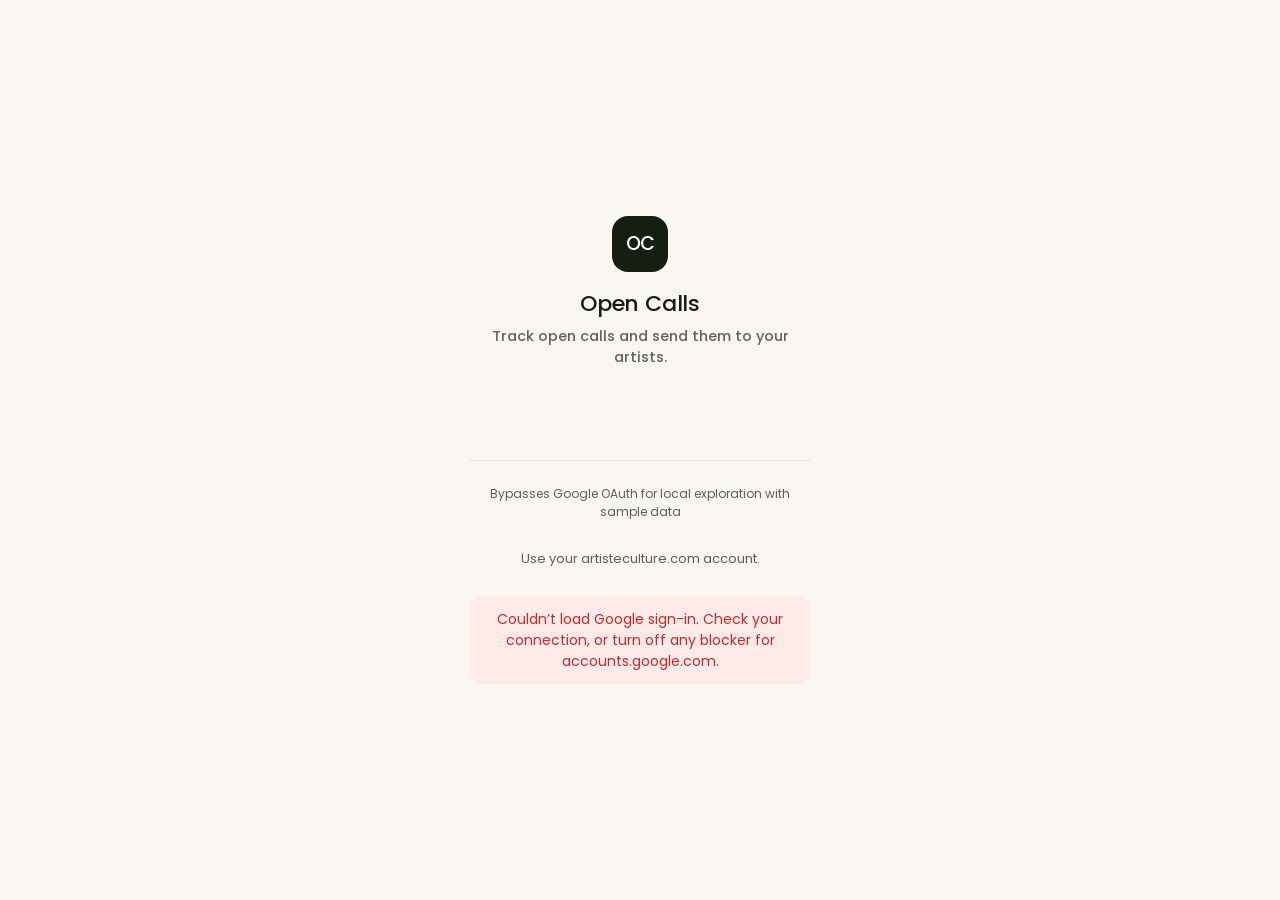
<file: index.html>
<!DOCTYPE html>
<html lang="en">
<head>
<meta charset="utf-8">
<meta name="viewport" content="width=device-width, initial-scale=1, viewport-fit=cover">
<title>Open Calls</title>
<meta name="theme-color" content="#faf8f5" media="(prefers-color-scheme: light)">
<meta name="theme-color" content="#161514" media="(prefers-color-scheme: dark)">
<link rel="icon" href="data:image/svg+xml,<svg xmlns='http://www.w3.org/2000/svg' viewBox='0 0 100 100'><rect width='100' height='100' rx='24' fill='%232b6e67'/><text x='50%' y='55%' dominant-baseline='middle' text-anchor='middle' font-family='sans-serif' font-size='48' font-weight='700' fill='white'>OC</text></svg>">
<meta name="mobile-web-app-capable" content="yes">
<meta name="apple-mobile-web-app-capable" content="yes">
<link rel="preconnect" href="https://script.google.com">
<link rel="preconnect" href="https://fonts.googleapis.com">
<link rel="preconnect" href="https://fonts.gstatic.com" crossorigin>
<link rel="stylesheet" href="https://fonts.googleapis.com/css2?family=Poppins:ital,wght@0,400;0,500;0,600;0,700;0,800;1,400;1,600&display=swap">
<script src="config.js"></script>
<script>
// Theme before first paint: 'light', 'dark', or 'device' (follows the system setting).
(function () {
  try {
    if (localStorage.getItem('oc_theme_v2') !== '1') {
      localStorage.setItem('oc_theme', 'light');
      localStorage.setItem('oc_theme_v2', '1');
    }
  } catch (e) {}
  var pref = 'light';
  try { pref = localStorage.getItem('oc_theme') || 'light'; } catch (e) {}
  var dark = pref === 'dark';
  document.documentElement.setAttribute('data-theme', dark ? 'dark' : 'light');
})();
</script>
<link rel="stylesheet" href="styles.css">

</head>
<body>

<!-- ============ Sign in ============ -->
<section id="signin" hidden>
  <div class="signbox">
    <div class="mark" aria-hidden="true">OC</div>
    <h1>Open Calls</h1>
    <p class="muted" id="signText">Track open calls and send them to your artists.</p>
    <div id="gsiBtn"></div>
    <div style="margin-top:20px;padding-top:16px;border-top:1px solid var(--line);">
      <button type="button" class="btn ghost block" id="btnDemoMode" style="display:none;">🚀 Preview UI as Guest (Demo Mode)</button>
      <p class="faint" style="margin-top:8px;font-size:12px;text-align:center">Bypasses Google OAuth for local exploration with sample data</p>
    </div>
    <div id="pendingBox" hidden>
      <button type="button" class="btn primary block" id="btnCheckAgain">Check again</button>
      <button type="button" class="btn ghost block" id="btnOtherAccount">Use a different account</button>
    </div>
    <p class="faint" id="domainHint" style="margin-top:14px"></p>
    <div class="msg" id="signMsg" role="status" aria-live="polite"></div>
  </div>
</section>

<!-- ============ Who Are You ============ -->
<section id="whoAreYou" hidden>
  <div class="who-box">
    <button type="button" class="close-corner-btn who-corner" id="whoClose" aria-label="Close" hidden><svg viewBox="0 0 24 24" width="18" height="18" fill="none" stroke="currentColor" stroke-width="2" stroke-linecap="round" aria-hidden="true"><path d="M6 6l12 12M18 6L6 18"/></svg></button>
    <h2>Who are you?</h2>
    <p>Pick your name so the team knows who did what.</p>
    <div class="who-bar"><button type="button" class="btn ghost sm" id="whoEdit" hidden>Edit</button></div>
    <div class="person-list" id="personList"></div>
    <div class="new-person-form" id="newPersonForm" hidden>
      <input class="f" id="newPersonName" placeholder="Your name" maxlength="40" autocomplete="off" aria-label="Your name">
      <div class="row">
        <button class="btn ghost" id="cancelNewPerson" type="button">Cancel</button>
        <button class="btn primary" id="saveNewPerson" type="button">Continue</button>
      </div>
    </div>
    <div class="msg" id="whoMsg" role="status" aria-live="polite"></div>
  </div>
</section>

<!-- ============ App ============ -->
<div id="app" hidden>
  <nav class="tabs" aria-label="Sections">
    <div class="tk-brand-header">
      <div class="tk-logo-box">&raquo;</div>
      <div class="tk-brand-title">Tikorix</div>
    </div>

    <!-- Hidden command palette for keyboard shortcuts (⌘K) -->
    <div class="quick-jump" style="display:none;">
      <span class="cmdk-kbd">⌘K</span>
      <input type="search" id="quickJump" placeholder="Jump to an artist, call or page..." aria-label="Jump to an artist, call or page" autocomplete="off">
      <div class="quick-results" id="quickResults" hidden></div>
    </div>

    <div class="tk-nav-menu">
      <a href="#/dashboard" class="tk-nav-item" data-route="dashboard">
        <svg viewBox="0 0 24 24"><rect x="3" y="3" width="7" height="7" rx="1.5"/><rect x="14" y="3" width="7" height="7" rx="1.5"/><rect x="3" y="14" width="7" height="7" rx="1.5"/><rect x="14" y="14" width="7" height="7" rx="1.5"/></svg>
        <span>Overview</span>
      </a>
      <a href="#/inbox" class="tk-nav-item" data-route="inbox">
        <svg viewBox="0 0 24 24"><path d="M14 2H6a2 2 0 0 0-2 2v16a2 2 0 0 0 2 2h12a2 2 0 0 0 2-2V8z"/><polyline points="14 2 14 8 20 8"/><line x1="16" y1="13" x2="8" y2="13"/><line x1="16" y1="17" x2="8" y2="17"/></svg>
        <span>Open Calls</span>
        <span class="badge tk-lime-badge" id="badge-inbox">11</span>
      </a>
      <a href="#/artists" class="tk-nav-item" data-route="artists" id="tkNavArtists">
        <svg viewBox="0 0 24 24"><path d="M17 21v-2a4 4 0 0 0-4-4H5a4 4 0 0 0-4 4v2"/><circle cx="9" cy="7" r="4"/><path d="M23 21v-2a4 4 0 0 0-3-3.87"/><path d="M16 3.13a4 4 0 0 1 0 7.75"/></svg>
        <span>Artists</span>
        <span class="badge tk-dark-badge" id="badge-artists"></span>
        <span class="tk-nav-caret" id="btnToggleArtistsNav" onclick="toggleSidebarArtists(event)" role="button" tabindex="0" aria-label="Toggle artists sub-menu">
          <svg width="12" height="12" viewBox="0 0 24 24" fill="none" stroke="currentColor" stroke-width="2.5"><polyline points="6 9 12 15 18 9"/></svg>
        </span>
      </a>
      <div class="tk-nav-subitems" id="tkNavArtistsSub"></div>
      <a href="#/analytics" class="tk-nav-item" data-route="analytics">
        <svg viewBox="0 0 24 24"><line x1="18" y1="20" x2="18" y2="10"/><line x1="12" y1="20" x2="12" y2="4"/><line x1="6" y1="20" x2="6" y2="14"/></svg>
        <span>Analytics</span>
      </a>
      <a href="#/settings" class="tk-nav-item" id="tkNavSettings" data-route="settings" title="Manage Profile, Team & Settings" style="cursor:pointer;">
        <svg viewBox="0 0 24 24"><circle cx="12" cy="12" r="3"/><path d="M19.4 15a1.65 1.65 0 0 0 .33 1.82l.06.06a2 2 0 0 1 0 2.83 2 2 0 0 1-2.83 0l-.06-.06a1.65 1.65 0 0 0-1.82-.33 1.65 1.65 0 0 0-1 1.51V21a2 2 0 0 1-2 2 2 2 0 0 1-2-2v-.09A1.65 1.65 0 0 0 9 19.4a1.65 1.65 0 0 0-1.82.33l-.06.06a2 2 0 0 1-2.83 0 2 2 0 0 1 0-2.83l.06-.06a1.65 1.65 0 0 0 .33-1.82 1.65 1.65 0 0 0-1.51-1H3a2 2 0 0 1-2-2 2 2 0 0 1 2-2h.09A1.65 1.65 0 0 0 4.6 9a1.65 1.65 0 0 0-.33-1.82l-.06-.06a2 2 0 0 1 0-2.83 2 2 0 0 1 2.83 0l.06.06a1.65 1.65 0 0 0 1.82.33H9a1.65 1.65 0 0 0 1-1.51V3a2 2 0 0 1 2-2 2 2 0 0 1 2 2v.09a1.65 1.65 0 0 0 1 1.51 1.65 1.65 0 0 0 1.82-.33l.06-.06a2 2 0 0 1 2.83 0 2 2 0 0 1 0 2.83l-.06.06a1.65 1.65 0 0 0-.33 1.82V9a1.65 1.65 0 0 0 1.51 1H21a2 2 0 0 1 2 2 2 2 0 0 1-2 2h-.09a1.65 1.65 0 0 0-1.51 1z"/></svg>
        <span>Settings</span>
      </a>
      <span id="badge-drafts" style="display:none !important;"></span>
    </div>

    <!-- Hidden compatibility containers -->
    <div style="display:none;" id="navInbox"></div>
    <div style="display:none;" id="navArtists"></div>

    <div class="tk-sidebar-user" id="tkUserTrigger" onclick="openProfileMenu()" title="Manage Profile & Appearance" style="cursor:pointer;">
      <div class="tk-user-avatar" style="background:#151e11 !important;color:#d2e21a !important;font-weight:800;">HF</div>
      <div style="flex:1;min-width:0;">
        <div class="tk-user-name" id="tkSidebarUserName"></div>
        <div class="tk-user-email" id="tkSidebarUserRole"></div>
      </div>
    </div>
  </nav>

  <button type="button" class="fab" id="fabAdd" aria-label="Add an open call"><svg viewBox="0 0 24 24"><path d="M12 5v14M5 12h14"/></svg></button>

  <header class="top">
    <div class="wrap">
      <button type="button" class="back" id="btnBack" hidden aria-label="Back"><svg width="20" height="20" viewBox="0 0 24 24" fill="none" stroke="currentColor" stroke-width="2" stroke-linecap="round"><path d="M15 18l-6-6 6-6"/></svg><span id="backLabel">Back</span></button>
      <button type="button" class="icon-btn menu-btn" id="btnMenu" aria-label="Show or hide the menu" aria-expanded="true" style="display:none;"><svg viewBox="0 0 24 24" aria-hidden="true"><path d="M4 7h16M4 12h16M4 17h16"/></svg></button>
      <div class="tk-header-block">
        <div class="tk-eyebrow" id="tkEyebrow">WORKSPACE / OVERVIEW</div>
        <h1 id="brandTitle">Welcome back</h1>
        <div class="tk-page-sub" id="tkPageSub">Your clients, projects, and workflows. All moving forward.</div>
      </div>
      <div class="tk-header-right" style="display:flex;align-items:center;gap:12px;">
        <div class="tk-date-pill"></div>
        <button type="button" class="icon-btn" id="btnBell" aria-label="Notifications" title="Notifications" style="display:none;"><svg viewBox="0 0 24 24" aria-hidden="true"><path d="M18 8a6 6 0 0 0-12 0c0 7-3 9-3 9h18s-3-2-3-9"/><path d="M13.7 21a2 2 0 0 1-3.4 0"/></svg><span class="bell-count" id="bellCount"></span></button>
        <button type="button" class="avatar" id="btnAccount" aria-label="Account"></button>
      </div>
    </div>
  </header>

  <main>
    <!-- Top Navigation Row: Back Button on far left, Date and Reminder Bell on far right -->
    <div class="tk-global-nav-bar" id="tkGlobalNavBar">
      <button type="button" class="page-back tk-back-btn" id="pageBack" aria-label="Back">
        <svg width="18" height="18" viewBox="0 0 24 24" fill="none" stroke="currentColor" stroke-width="2.5" stroke-linecap="round" stroke-linejoin="round"><polyline points="15 18 9 12 15 6"/></svg>
        <span>Back</span>
      </button>
      <div class="tk-top-actions">
        <div class="tk-date-pill"></div>
        <button type="button" class="icon-btn tk-bell-btn" id="btnGlobalBell" aria-label="Notifications" title="Notifications" onclick="openAlerts()">
          <svg width="20" height="20" viewBox="0 0 24 24" fill="none" stroke="currentColor" stroke-width="2" stroke-linecap="round"><path d="M18 8a6 6 0 0 0-12 0c0 7-3 9-3 9h18s-3-2-3-9"/><path d="M13.7 21a2 2 0 0 1-3.4 0"/></svg>
          <span class="bell-count" id="globalBellCount"></span>
        </button>
      </div>
    </div>
    <div class="page-head" style="display:none;"><h2 class="page-name" id="pageName"></h2><button type="button" class="icon-btn" id="btnDashMore" aria-label="Dashboard options" title="Dashboard options"><svg viewBox="0 0 24 24" aria-hidden="true"><circle cx="5" cy="12" r="1.6"/><circle cx="12" cy="12" r="1.6"/><circle cx="19" cy="12" r="1.6"/></svg></button><span class="page-assigned" id="pageAssigned"></span><button type="button" class="icon-btn" id="btnEntryMore" aria-label="More actions" hidden><svg viewBox="0 0 24 24" aria-hidden="true"><circle cx="5" cy="12" r="1.6"/><circle cx="12" cy="12" r="1.6"/><circle cx="19" cy="12" r="1.6"/></svg></button><button type="button" class="icon-btn" id="btnLists" aria-label="Drafts, Inbox and Archive" title="Drafts, Inbox and Archive" hidden><svg viewBox="0 0 24 24" aria-hidden="true"><circle cx="5" cy="12" r="1.6"/><circle cx="12" cy="12" r="1.6"/><circle cx="19" cy="12" r="1.6"/></svg></button></div>
    <!-- Add -->
    <section class="wrap view" id="view-add" hidden>


      <div class="card-bundle" style="max-width:760px;margin:0 auto;padding:24px;">
        <h2 style="font-size:22px;font-weight:700;color:var(--ink);margin:0 0 6px 0;">Add an Open Call</h2>
        <p class="muted" style="margin:0 0 18px 0;font-size:14px;">Upload screenshots or a PDF, or paste a link. You'll check the details before anything is saved.</p>
        <label class="drop" id="drop">
          <svg viewBox="0 0 24 24" aria-hidden="true"><path d="M12 16V4M7 9l5-5 5 5M4 16v3a1 1 0 0 0 1 1h14a1 1 0 0 0 1-1v-3"/></svg>
          <b>Choose screenshots or a PDF</b>
          <span class="faint">Or drop or paste them here. Up to 10.</span>
          <input type="file" id="fileInput" class="sr" multiple accept="image/*,application/pdf" aria-label="Upload screenshots or a PDF">
        </label>
        <div class="thumbs" id="thumbs"></div>
        <label class="lbl" for="textInput" style="margin-top:14px;display:block;">Link or caption</label>
        <textarea class="f" id="textInput" rows="3" placeholder="https://instagram.com/p/…"></textarea>
        <div class="linkrow" style="margin-top:6px;">
          <span class="faint" style="font-size:12px;">Instagram links often can't be read. A screenshot works best.</span>
          <button type="button" class="linkbtn" id="btnPaste" hidden>Paste</button>
        </div>
        <button type="button" class="btn primary block" id="btnRead" style="margin-top:18px;width:100%;">Read details</button>
        <button class="btn block" id="btnManual" type="button" style="margin-top:10px;width:100%;">Enter details manually</button>
        <div class="msg" id="addMsg" role="status" aria-live="polite"></div>
      </div>
    </section>

    <!-- Lists (Open Calls Tabular View) -->
    <section class="wrap view" id="view-list" hidden>
      <div class="tk-page-header-bar" style="display:flex;justify-content:space-between;align-items:flex-start;width:100%;margin-bottom:20px;">
        <div>
          <h1 class="tk-greeting" style="font-size:32px;font-weight:800;margin:0 0 4px 0;">Open Calls</h1>
          <div class="tk-sub" style="font-size:14px;color:var(--ink2);">Track, evaluate, and submit curated opportunities across represented artists.</div>
        </div>
        <div>
          <button type="button" class="btn primary tk-add-call-btn" onclick="go('#/add')">
            <svg width="16" height="16" viewBox="0 0 24 24" fill="none" stroke="currentColor" stroke-width="2.5" style="margin-right:6px;"><path d="M12 5v14M5 12h14"/></svg>
            <span>Add Open Call</span>
          </button>
        </div>
      </div>

      <!-- Unified Inline Toolbar (Search + Categories + All Artists + Closing Soon + Status Tabs) -->
      <div class="tk-table-toolbar">
        <div class="tk-toolbar-left">
          <div class="tk-search-box">
            <svg viewBox="0 0 24 24" fill="none" stroke="currentColor" stroke-width="2" aria-hidden="true" width="16" height="16"><circle cx="11" cy="11" r="7"/><path d="M20 20l-3.5-3.5"/></svg>
            <input type="search" id="q" placeholder="Search opportunity, funder, artist..." autocomplete="off" aria-label="Search opportunity, funder, artist">
          </div>
          <select class="tk-filter-select" id="fCat" aria-label="Filter by Category">
            <option value="">All Categories ▾</option>
            <option>Exhibition</option><option>Residency</option><option>Grant</option><option>Prize</option><option>Art Fair</option><option>Competition</option><option>Other</option>
          </select>
          <select class="tk-filter-select" id="fArtist" aria-label="Filter by Artist">
            <option value="">All Artists ▾</option>
          </select>
          <button type="button" class="tk-alert-pill" id="fSoon" aria-pressed="false">
            <span>Closing Soon</span>
            <span class="tk-soon-count" id="soonCountPill">2</span>
          </button>
        </div>

        <div class="tk-status-tabs" id="subTabs">
          <button type="button" data-sub="inbox" class="tk-status-tab active">Inbox <span class="tk-tab-count" id="sbadge-inbox"></span></button>
          <button type="button" data-sub="drafts" class="tk-status-tab">Drafts <span class="tk-tab-count" id="sbadge-drafts"></span></button>
          <button type="button" data-sub="archive" class="tk-status-tab">Archived</button>
        </div>
        <select id="fSort" style="display:none;" aria-label="Sort by"><option value="deadline">deadline</option><option value="added">added</option></select>
      </div>

      <!-- Structured Data Table with Half-Pane Preview Split Container -->
      <div class="tk-split-container" id="tkSplitContainer">
        <div class="tk-table-card tk-table-pane" id="tkTablePane">
          <div id="list" aria-live="polite"></div>
        </div>
        <aside class="tk-half-pane" id="tkHalfPane" hidden aria-label="Opportunity Details Preview">
          <div class="tk-pane-card" id="tkPaneContent"></div>
        </aside>
      </div>
    </section>

    <!-- Editor -->
    <section class="wrap view" id="view-entry" hidden>

            <!-- BUNDLE 1: WORKFLOW & PROGRESS CARD -->
      <div class="card-bundle workflow-card" id="entryHeaderCard" style="padding:24px 28px;border-radius:20px;margin-bottom:20px;">
        <div class="workflow-top-row" style="display:flex;justify-content:space-between;align-items:flex-start;width:100%;">
          <div>
            <div class="tk-eyebrow" id="entryHeaderEyebrow" style="font-size:11px;font-weight:700;color:var(--ink3);letter-spacing:0.05em;margin-bottom:4px;text-transform:uppercase;">OPPORTUNITY INTAKE</div>
            <h2 id="entryHeaderTitle" style="font-size:24px;font-weight:800;color:var(--ink);margin:0 0 6px 0;">New Open Call</h2>
            <p id="entryHeaderDesc" style="font-size:13.5px;color:var(--ink2);margin:0;">Enter and curate opportunity details. You can save as an in-progress draft or publish directly to your Active Inbox.</p>
          </div>
          <div style="display:flex;align-items:center;gap:10px;">
            <span class="status-pill" id="entryStatus"></span>
            <button type="button" class="btn sm" id="btnEditEntry" hidden>Edit Details</button>
          </div>
        </div>
        <div id="entryPipeline" class="entry-pipeline" style="margin-top:16px;"></div>
      </div>

      <form id="form" novalidate autocomplete="off">
        <div id="archiveRow" hidden>
          <button type="button" class="btn danger sm" id="btnArchive">Archive</button>
        </div>
        <h3 class="form-section" id="basicsHead" style="display:none">Basics</h3>

        <!-- BUNDLE 2: TITLE & CORE ESSENTIALS -->
        <div class="card-bundle">
          <div class="bundle-header" style="display:flex;align-items:center;justify-content:space-between;">
            <h4 class="bundle-title" style="margin:0;"><svg width="16" height="16" viewBox="0 0 24 24" fill="none" stroke="currentColor" stroke-width="2.5" style="margin-right:8px;vertical-align:-2px;"><path d="M14 2H6a2 2 0 0 0-2 2v16a2 2 0 0 0 2 2h12a2 2 0 0 0 2-2V8z"/><polyline points="14 2 14 8 20 8"/></svg>Call Details</h4>
            <div class="tk-menu-wrap" style="position:relative;">
              <button type="button" class="tk-row-menu-btn" id="btnCallDetailsMore" aria-label="Opportunity options" title="Opportunity options" onclick="toggleCallDetailsDropdown(event)">
                <svg width="18" height="18" viewBox="0 0 24 24" fill="none" stroke="currentColor" stroke-width="2.5"><circle cx="12" cy="12" r="1.5"/><circle cx="19" cy="12" r="1.5"/><circle cx="5" cy="12" r="1.5"/></svg>
              </button>
              <div class="tk-menu-dropdown right" id="callDetailsDropdown" style="display:none;position:absolute;top:100%;right:0;margin-top:4px;z-index:60;min-width:220px;box-shadow:0 10px 25px rgba(0,0,0,0.15);background:#ffffff;border:1px solid #e5e7eb;border-radius:12px;padding:6px;">
              </div>
            </div>
          </div>
          <div class="bundle-fields">
            <div class="field" data-k="title">
              <label class="lbl" for="f_title">Title</label>
              <input class="f" id="f_title" required>
              <div class="note">Not found. Check the source.</div>
            </div>
            <div class="field" data-k="link">
              <label class="lbl" for="f_link">Application Link</label>
              <input class="f" id="f_link" type="url" inputmode="url" placeholder="https://">
              <div class="note">Not found. Check the source.</div>
            </div>
            <div class="field" data-k="theme">
              <label class="lbl" for="f_theme">Theme / Curatorial Focus</label>
              <input class="f" id="f_theme" placeholder="e.g. Ecology, Materiality, South Asian Diaspora, Post-colonialism">
              <div class="note">Not found. Check the source.</div>
            </div>
          </div>
        </div>

        <!-- TWO COLUMN BUNDLE GRID -->
        <div class="two-col-bundles">

          <!-- BUNDLE 3: LOGISTICS & VENUE -->
          <div class="card-bundle">
            <div class="bundle-header">
              <h4 class="bundle-title"><svg width="16" height="16" viewBox="0 0 24 24" fill="none" stroke="currentColor" stroke-width="2.5" style="margin-right:8px;vertical-align:-2px;"><circle cx="12" cy="12" r="10"/><path d="M12 2a14.5 14.5 0 0 0 0 20 14.5 14.5 0 0 0 0-20"/><path d="M2 12h20"/></svg>Logistics & Venue</h4>
            </div>
            <div class="bundle-fields">
              <div class="field" data-k="type">
                <label class="lbl" for="f_type">Category</label>
                <select class="f" id="f_type">
                  <option value=""></option>
                  <option>Exhibition</option>
                  <option>Residency</option>
                  <option>Grant</option>
                  <option>Prize</option>
                  <option>Art Fair</option>
                  <option>Competition</option>
                  <option>Other</option>
                </select>
                <div class="note">Not found.</div>
              </div>
              <div class="field" data-k="organiser">
                <label class="lbl" for="f_organiser">Organiser</label>
                <input class="f" id="f_organiser">
                <div class="note">Not found. Check the source.</div>
              </div>
              <div class="field" data-k="location">
                <label class="lbl" for="f_location">Location</label>
                <input class="f" id="f_location">
                <div class="note">Not found.</div>
              </div>
            </div>
          </div>

          <!-- BUNDLE 4: TIMELINE & KEY DATES -->
          <div class="card-bundle">
            <div class="bundle-header">
              <h4 class="bundle-title"><svg width="16" height="16" viewBox="0 0 24 24" fill="none" stroke="currentColor" stroke-width="2.5" style="margin-right:8px;vertical-align:-2px;"><rect x="3" y="4" width="18" height="18" rx="2" ry="2"/><line x1="16" y1="2" x2="16" y2="6"/><line x1="8" y1="2" x2="8" y2="6"/><line x1="3" y1="10" x2="21" y2="10"/></svg>Timeline & Dates</h4>
            </div>
            <div class="bundle-fields">
              <div class="field" data-k="deadline">
                <label class="lbl" for="f_deadline">Submission Deadline</label>
                <input class="f" id="f_deadline" type="date">
                <div class="note">Not found. Check the source.</div>
              </div>
              <div class="field" data-k="announcement_date">
                <label class="lbl" for="f_announcement_date">Results Announced</label>
                <input class="f" id="f_announcement_date">
                <div class="note">Not found.</div>
              </div>
              <div class="field" data-k="event_dates">
                <label class="lbl" for="f_event_dates">Event Dates</label>
                <input class="f" id="f_event_dates">
                <div class="note">Not found.</div>
              </div>
            </div>
          </div>

          <!-- BUNDLE 5: FINANCIALS & FEES (ALL IN ONE PLACE) -->
          <div class="card-bundle">
            <div class="bundle-header">
              <h4 class="bundle-title"><svg width="16" height="16" viewBox="0 0 24 24" fill="none" stroke="currentColor" stroke-width="2.5" style="margin-right:8px;vertical-align:-2px;"><rect x="1" y="4" width="22" height="16" rx="2" ry="2"/><line x1="1" y1="10" x2="23" y2="10"/></svg>Financials & Fees</h4>
            </div>
            <div class="bundle-fields">
              <div class="field" data-k="fee">
                <label class="lbl" for="f_fee">Application Fee</label>
                <input class="f" id="f_fee" placeholder="Free, ₹500">
                <div class="note">Not found. Check the source.</div>
              </div>
              <div class="field" data-k="fees">
                <span class="lbl">Other Fees</span>
                <div id="feeList"></div>
                <button type="button" class="btn ghost sm" id="btnAddFee" style="margin-top:6px">+ Add a fee</button>
              </div>
            </div>
          </div>

          <!-- BUNDLE 6: REQUIREMENTS & DOSSIER -->
          <div class="card-bundle">
            <div class="bundle-header">
              <h4 class="bundle-title"><svg width="16" height="16" viewBox="0 0 24 24" fill="none" stroke="currentColor" stroke-width="2.5" style="margin-right:8px;vertical-align:-2px;"><path d="M22 19a2 2 0 0 1-2 2H4a2 2 0 0 1-2-2V5a2 2 0 0 1 2-2h5l2 3h9a2 2 0 0 1 2 2z"/></svg>Requirements & Criteria</h4>
            </div>
            <div class="bundle-fields">
              <div class="field" data-k="required_docs">
                <label class="lbl" for="f_required_docs">Required Documents</label>
                <input class="f" id="f_required_docs" placeholder="CV, Artist statement, Images, Portfolio">
                <div class="note">Not found. Check the source.</div>
              </div>
              <div class="field" data-k="eligibility">
                <label class="lbl" for="f_eligibility">Eligibility</label>
                <textarea class="f" id="f_eligibility" rows="2"></textarea>
                <div class="note">Not found. Check the source.</div>
              </div>
            </div>
          </div>

        </div>

        <!-- ADDITIONAL INFO & CUSTOM FIELDS CARD -->
        <div class="card-bundle">
          <div class="bundle-header">
            <h4 class="bundle-title"><svg width="16" height="16" viewBox="0 0 24 24" fill="none" stroke="currentColor" stroke-width="2.5" style="margin-right:8px;vertical-align:-2px;"><path d="M11 4H4a2 2 0 0 0-2 2v14a2 2 0 0 0 2 2h14a2 2 0 0 0 2-2v-7"/><path d="M18.5 2.5a2.121 2.121 0 0 1 3 3L12 15l-4 1 1-4 9.5-9.5z"/></svg>Notes & Additional Info</h4>
          </div>
          <div class="bundle-fields">
            <div class="field" data-k="additional">
              <label class="lbl" for="f_additional">Additional Info</label>
              <textarea class="f" id="f_additional" rows="2" placeholder="Anything else the team should know"></textarea>
            </div>
            <div id="customFields"></div>
          </div>
        </div>
      </form>

      <!-- BUNDLE 7: SOURCE MATERIAL ACCORDION (AT BOTTOM AS REFERENCE) -->
      <div id="source"></div>

      <!-- ARTIST PICKER SECTION -->
      <div id="artistPickerSection" class="card-bundle" style="margin-top:20px;">
        <label class="lbl" style="font-size:13px; font-weight:700; text-transform:uppercase; color:var(--ink-muted);">Match Artists</label>
        <div class="chips" id="artistChips" role="group" aria-label="Artists" style="margin-top:10px;"></div>
        <p class="faint" id="calHint" style="margin:8px 2px 0" aria-live="polite"></p>
        <form id="addArtist" class="add-artist-box" hidden style="margin-top:12px;border-top:1px solid var(--line);padding-top:12px;">
          <label class="lbl" for="newArtist">New artist name</label>
          <input class="f" id="newArtist" autocomplete="off">
          <div style="display:flex;gap:8px;margin-top:10px">
            <button type="button" class="btn ghost" id="cancelArtist">Cancel</button>
            <button class="btn" id="saveArtist" style="flex:1">Add artist</button>
          </div>
        </form>
      </div>

      <!-- ACTIONS BAR (STICKY BOTTOM FOOTER) -->
      <div class="tk-sticky-actions" id="entryActions" style="display:flex;justify-content:space-between;align-items:center;">
        <div class="msg" id="entryMsg" role="alert" style="margin:0;font-size:13px;color:var(--ink3);"></div>
                <div style="display:flex;align-items:center;gap:12px;">
          <button type="button" class="btn ghost sm" id="btnCancelEdit" onclick="go('#/inbox')">Cancel</button>
          <button type="button" class="btn sm tk-btn-draft" id="btnSaveDraft" style="display:none;">Save Draft</button>
          <button type="button" class="btn primary sm" id="btnPrimary">Save to Inbox</button>
          <button type="button" id="btnDeleteCall" aria-label="Delete call" hidden></button>
          <button type="button" id="btnToDrafts" aria-label="Move to drafts" hidden></button>
          <button type="button" id="btnRestore" aria-label="Restore call" hidden></button>
          <button type="button" id="btnSecondary" aria-label="Secondary action" hidden></button>
        </div>
      </div>
    </section>

    <!-- Artists list -->
    <section class="wrap view" id="view-artists" hidden>
      <div id="artistsList"></div>
    </section>

    <!-- Artist detail -->
    <section class="wrap view" id="view-artist-detail" hidden>
      <div id="artistDetail"></div>
    </section>


    <!-- Dashboard -->
    <section class="wrap view" id="view-dashboard" hidden>
      <div id="dashboardContent"></div>
    </section>

    <!-- Analytics -->
    <section class="wrap view" id="view-analytics" hidden>
      <div id="analyticsContent"></div>
    </section>

    <!-- Doc review -->
    <section class="wrap view" id="view-doc-review" hidden>
      <div id="docReviewContent"></div>
    </section>

    <!-- Per-artist call: the 4-step wizard (Sent / Awaiting Response /
         Application / Outcome) for one artist's view of one call. -->
    <section class="wrap view" id="view-artist-call" hidden>
      <div id="artistCallContent"></div>
    </section>
      <!-- Settings Page -->
    <section class="wrap view" id="view-settings" hidden>
      <div class="tk-top-bar" style="margin-bottom:24px;">
        <div>
          <div class="tk-page-eyebrow">WORKSPACE / SETTINGS</div>
          <h1 class="tk-page-title" style="margin:0;font-size:28px;font-weight:800;color:var(--ink);">Settings &amp; Preferences</h1>
          <p class="tk-page-subtitle" style="margin:4px 0 0;font-size:14px;">Manage workspace rules, intake fields, automated reminders, and reports.</p>
        </div>
        </div>

      <div class="tk-settings-cards-grid">
        <!-- Card 1: Custom Form Fields -->
        <div class="tk-settings-nav-card" onclick="openFormFields()" tabindex="0" role="button" aria-label="Configure Custom Form Fields">
          <div class="tk-settings-nav-icon">
            <svg width="24" height="24" viewBox="0 0 24 24" fill="none" stroke="currentColor" stroke-width="2"><rect x="3" y="3" width="18" height="18" rx="2"/><path d="M9 3v18"/><path d="M14 9h5"/><path d="M14 15h5"/></svg>
          </div>
          <div class="tk-settings-nav-content">
            <h2 class="tk-settings-nav-title">Custom Form Fields</h2>
            <p class="tk-settings-nav-desc">Configure custom intake metadata, curatorial tags, and sync definitions for artist profiles.</p>
          </div>
          <button type="button" class="tk-settings-nav-btn">Configure &rarr;</button>
        </div>

        <!-- Card 2: Automated Reminders -->
        <div class="tk-settings-nav-card" onclick="openReminders()" tabindex="0" role="button" aria-label="Manage Reminders and Autopilot">
          <div class="tk-settings-nav-icon">
            <svg width="24" height="24" viewBox="0 0 24 24" fill="none" stroke="currentColor" stroke-width="2"><path d="M18 8a6 6 0 0 0-12 0c0 7-3 9-3 9h18s-3-2-3-9"/><path d="M13.7 21a2 2 0 0 1-3.4 0"/></svg>
          </div>
          <div class="tk-settings-nav-content">
            <h2 class="tk-settings-nav-title">Reminders &amp; Autopilot</h2>
            <p class="tk-settings-nav-desc">Set up email and in-app chase rules, deadline alerts, and automatic notification assignments.</p>
          </div>
          <button type="button" class="tk-settings-nav-btn">Manage Rules &rarr;</button>
        </div>

        <!-- Card 3: Reports & Exports -->
        <div class="tk-settings-nav-card" onclick="openReports()" tabindex="0" role="button" aria-label="View Reports and Export">
          <div class="tk-settings-nav-icon">
            <svg width="24" height="24" viewBox="0 0 24 24" fill="none" stroke="currentColor" stroke-width="2"><line x1="18" y1="20" x2="18" y2="10"/><line x1="12" y1="20" x2="12" y2="4"/><line x1="6" y1="20" x2="6" y2="14"/></svg>
          </div>
          <div class="tk-settings-nav-content">
            <h2 class="tk-settings-nav-title">Reports &amp; Export</h2>
            <p class="tk-settings-nav-desc">Generate monthly, quarterly, and annual performance summaries, and export artist dossiers.</p>
          </div>
          <button type="button" class="tk-settings-nav-btn">View Reports &rarr;</button>
        </div>

        <!-- Card 4: Team & People -->
        <div class="tk-settings-nav-card" onclick="showWhoAreYou(true)" tabindex="0" role="button" aria-label="Manage Team and People">
          <div class="tk-settings-nav-icon">
            <svg width="24" height="24" viewBox="0 0 24 24" fill="none" stroke="currentColor" stroke-width="2"><path d="M17 21v-2a4 4 0 0 0-4-4H5a4 4 0 0 0-4 4v2"/><circle cx="9" cy="7" r="4"/><path d="M23 21v-2a4 4 0 0 0-3-3.87"/><path d="M16 3.13a4 4 0 0 1 0 7.75"/></svg>
          </div>
          <div class="tk-settings-nav-content">
            <h2 class="tk-settings-nav-title">Team &amp; People</h2>
            <p class="tk-settings-nav-desc">Manage workspace collaborators, curatorial leads, active reviewer profiles, and permissions.</p>
          </div>
          <button type="button" class="tk-settings-nav-btn">Manage Team &rarr;</button>
        </div>
      </div>
    </section>

  </main>

  <div class="bulk" id="bulk" role="region" aria-label="Selection">
    <span class="n"><span id="bulkN">0</span> selected</span>
    <button type="button" id="bulkClear">Clear</button>
    <button type="button" id="bulkArchive">Archive</button>
    <button type="button" class="solid" id="bulkSetOwner">Set owner</button>
  </div>
</div>

<div class="backdrop" id="backdrop"></div>
<div class="sheet" id="sheet" role="dialog" aria-modal="true" aria-labelledby="sheetTitle" tabindex="-1">
  <div class="grab"></div>
  <h2 id="sheetTitle"></h2>
  <p id="sheetText"></p>
  <div id="sheetBody"></div>
  <div class="btns" id="sheetBtns"></div>
</div>
<div class="toast" id="toast" role="status" aria-live="polite"><span id="toastText"></span><button type="button" id="toastAction" aria-label="Toast action"></button></div>

<script src="js/utils.js"></script>
<script src="js/api.js"></script>
<script src="js/router.js"></script>
<script src="js/mock-data.js" defer></script>
<script src="js/mock-api.js" defer></script>
<script src="app.js" defer></script>


<!-- 1-CLICK PITCH EMAIL GENERATOR MODAL -->
<div class="tk-modal-backdrop" id="tkEmailModal">
  <div class="tk-email-modal">
    <div class="tk-modal-header">
      <h3 class="tk-modal-title"><span>✉ Generated Pitch Email for <span id="mEmailArtist">Marita</span></span></h3>
      <button type="button" class="tk-modal-close" onclick="closeEmailModal()">&times;</button>
    </div>
    <div class="tk-modal-body">
      <div style="font-size:13px;color:var(--ink2);display:flex;flex-direction:column;gap:6px;">
        <div><strong>To:</strong> <span id="mEmailTo">marita@artisteculture.com</span></div>
        <div><strong>Subject:</strong> <span id="mEmailSubject">Curated Opportunity: Autumn Production Grant (₹3,50,000)</span></div>
      </div>
      <div class="tk-email-preview-box" id="mEmailBody">Hi Marita,

Hope your studio work is going well! 

The curatorial team vetted this new open call that strongly aligns with your practice:

• Opportunity: Autumn Production Grant 2027
• Funding & Support: ₹3,50,000 direct production stipend
• Deadline: 6 November 2026 (closing in 2 days)
• Requirements: 500w proposal, 10 work images, CV (we already drafted this in your dossier)

Review the full details in your Google Doc dossier below and let us know if we should submit:
👉 https://docs.google.com/document/d/marita-fernandez-dossier-2026

Best,
Hazel & the Curatorial Team</div>
    </div>
    <div class="tk-modal-footer">
      <span style="font-size:12px;color:var(--ink3);">Backed by <code>p2_generateEmailText</code></span>
      <div style="display:flex;gap:10px;">
        <button type="button" class="tk-btn-modal" onclick="copyEmailText()">📋 Copy Email Text</button>
        <button type="button" class="tk-btn-modal" style="background:#2563eb;color:#fff;" onclick="window.open('https://mail.google.com','_blank')">↗ Open in Gmail</button>
      </div>
    </div>
  </div>
</div>

</body>
</html>
</file>
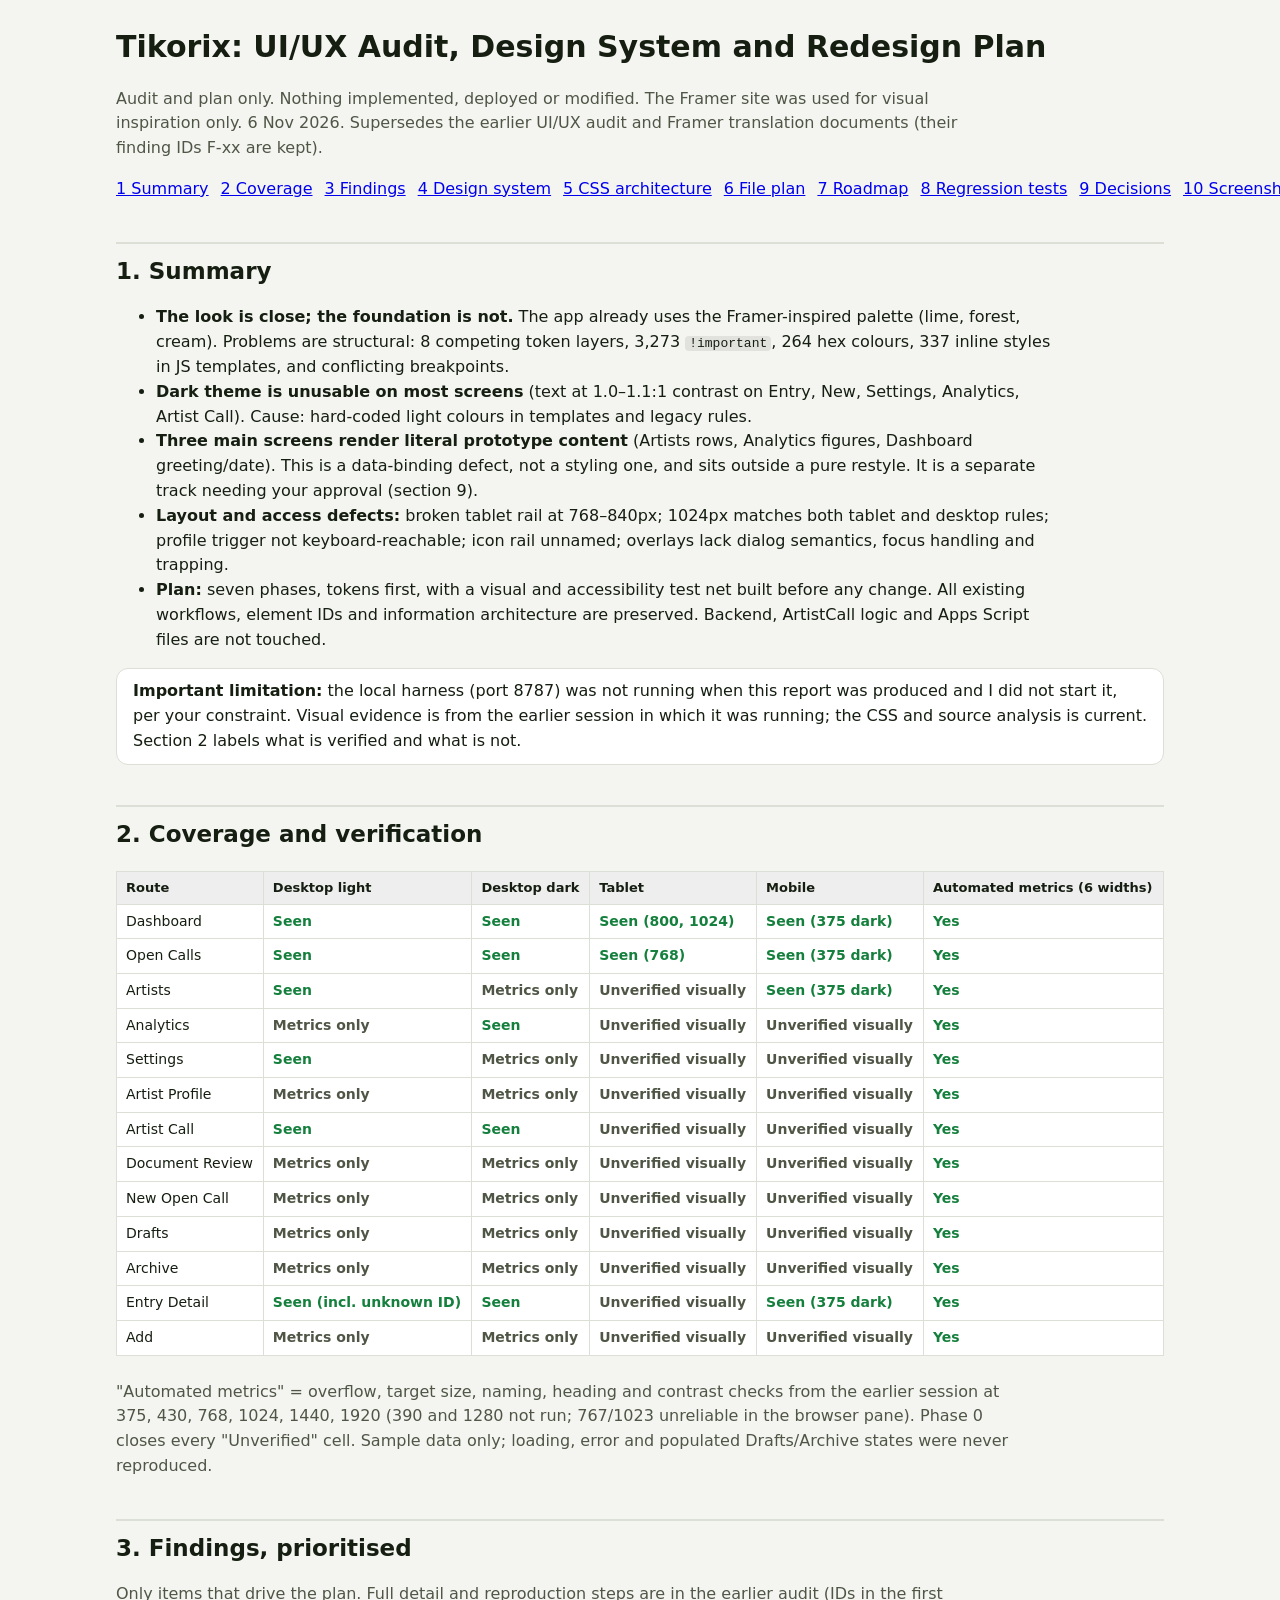
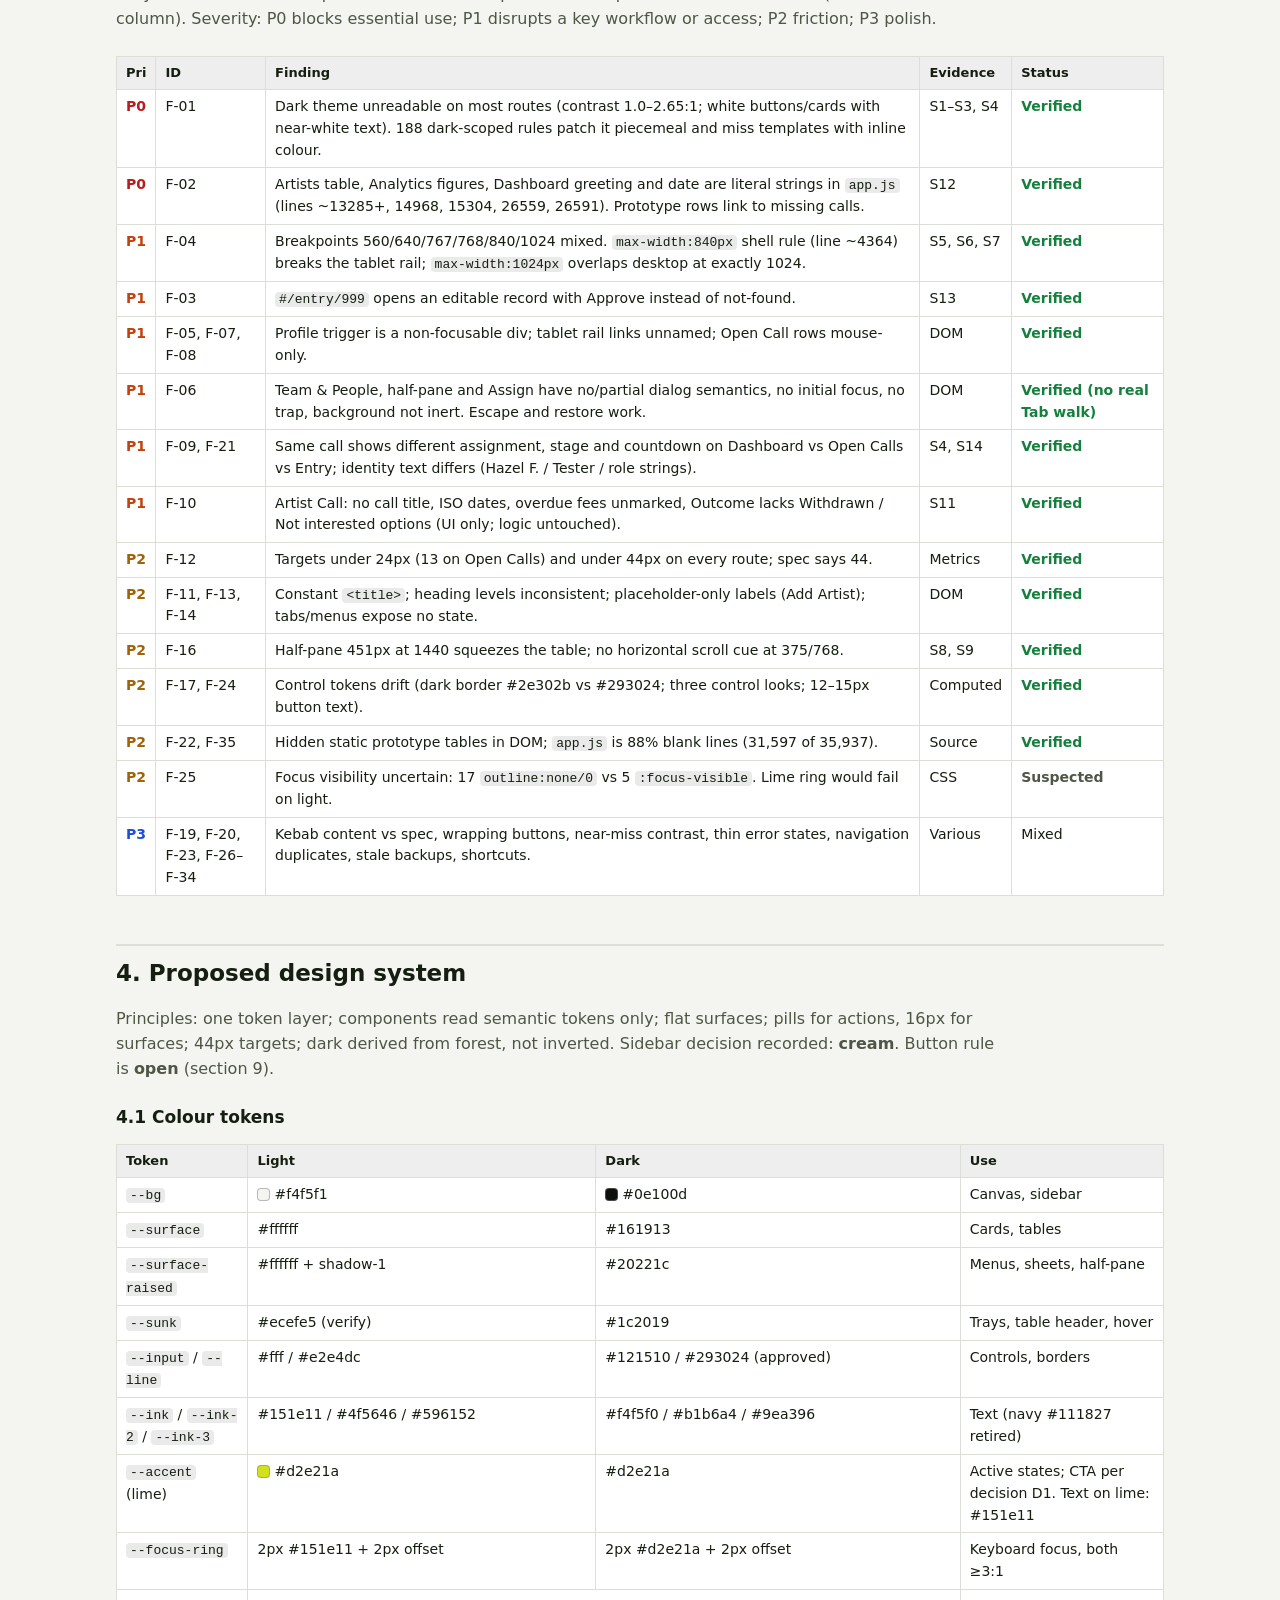
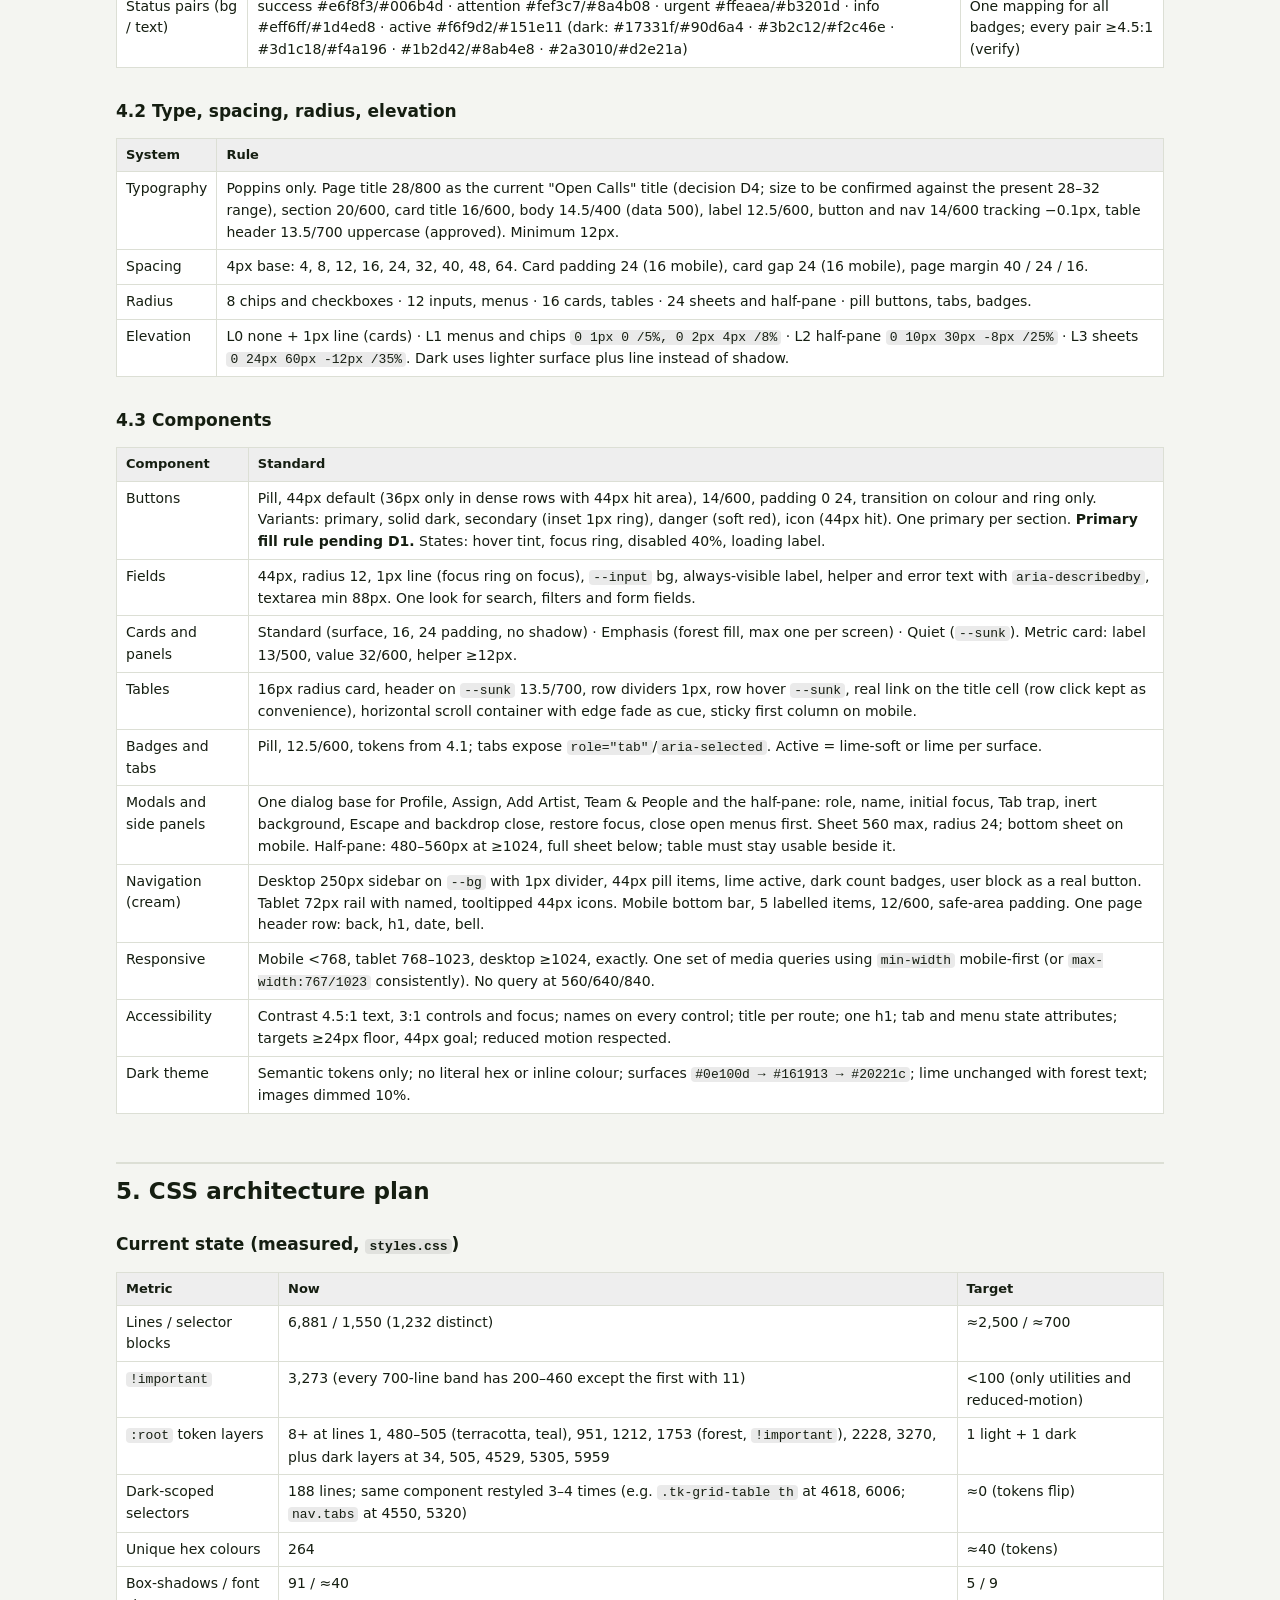
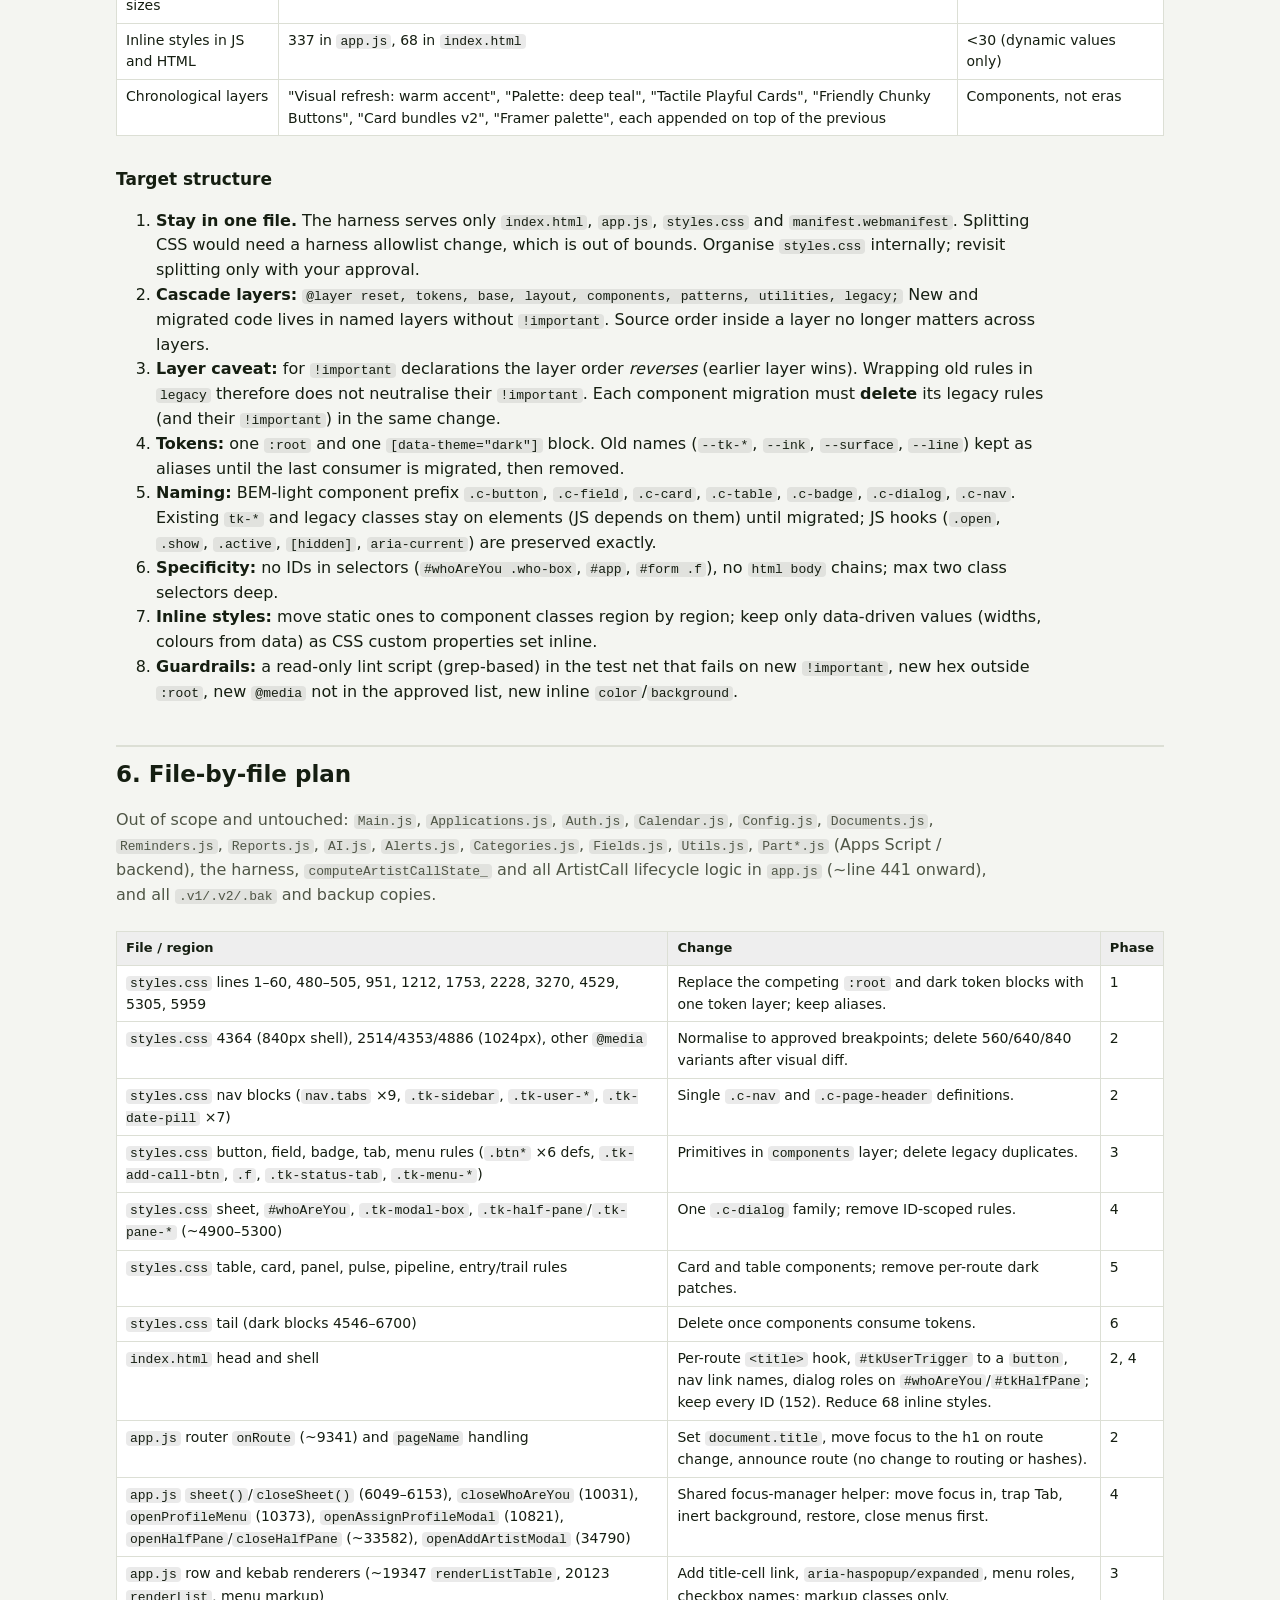
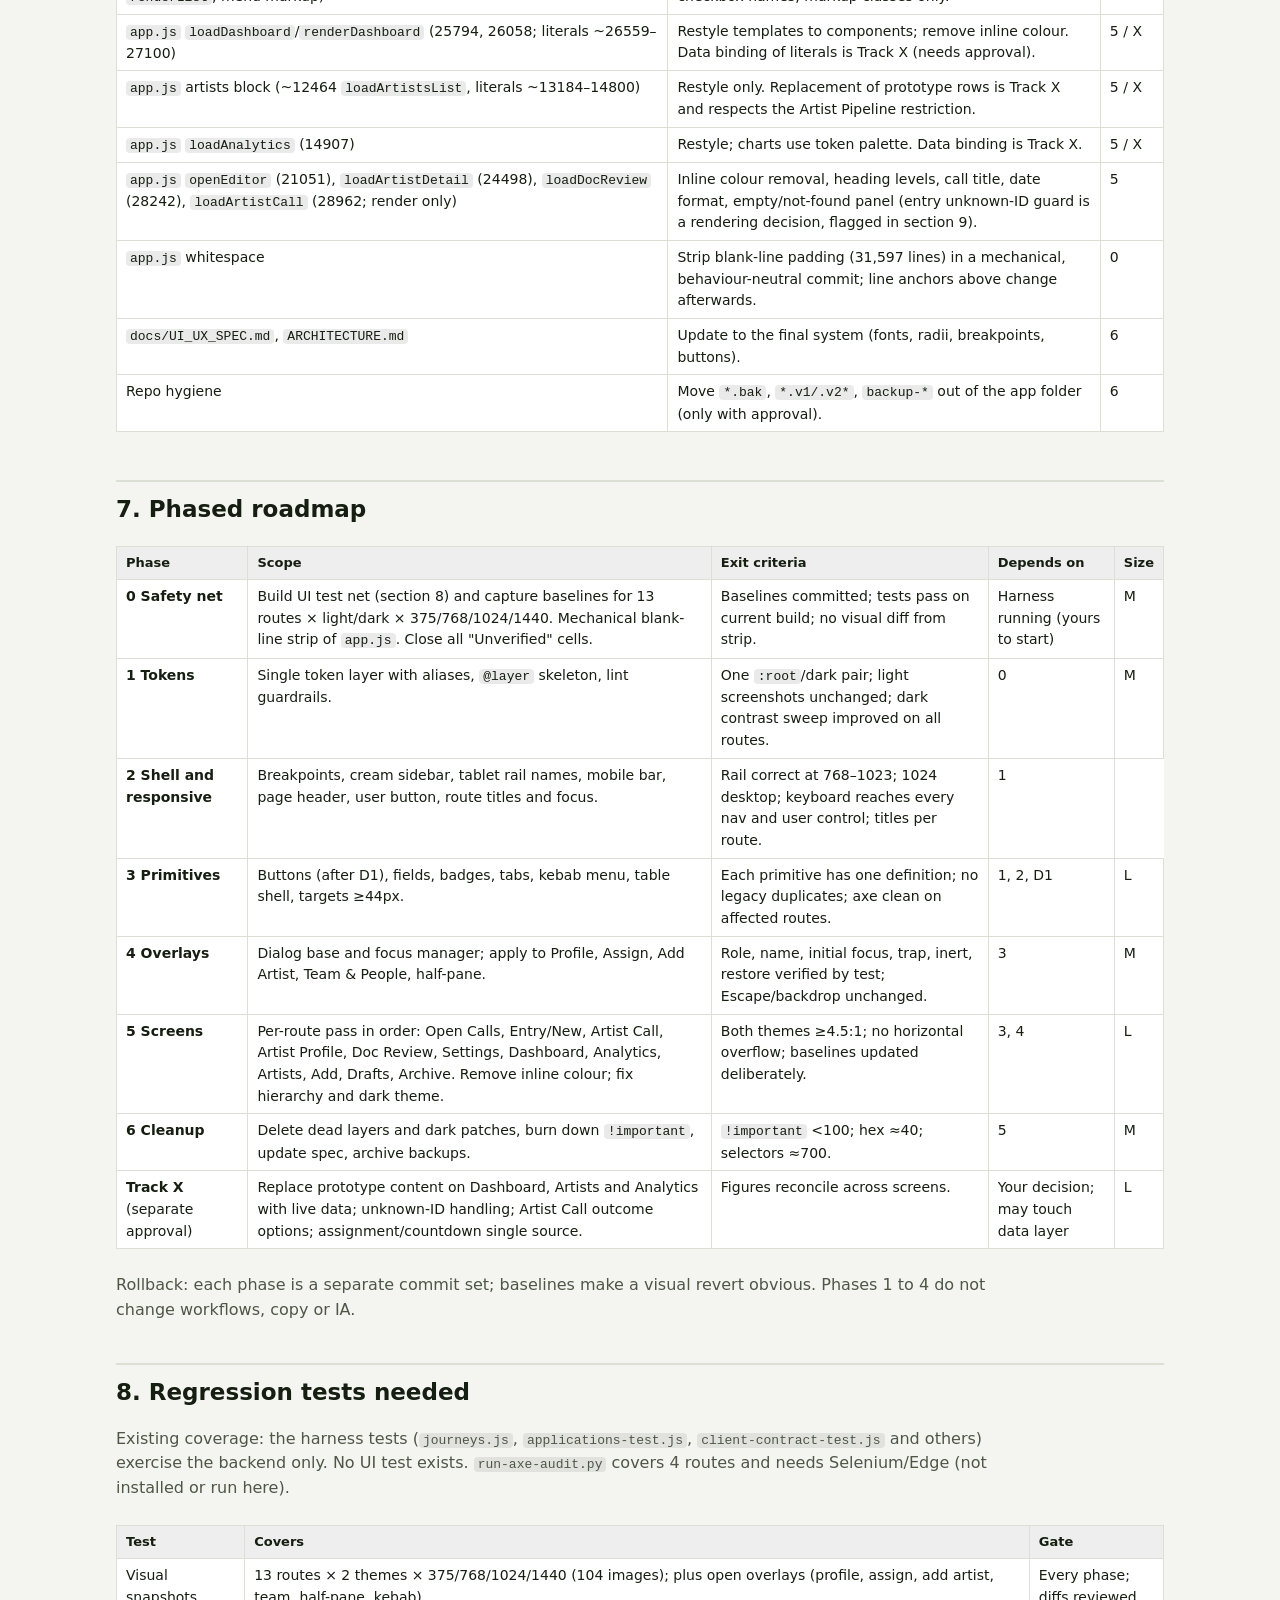
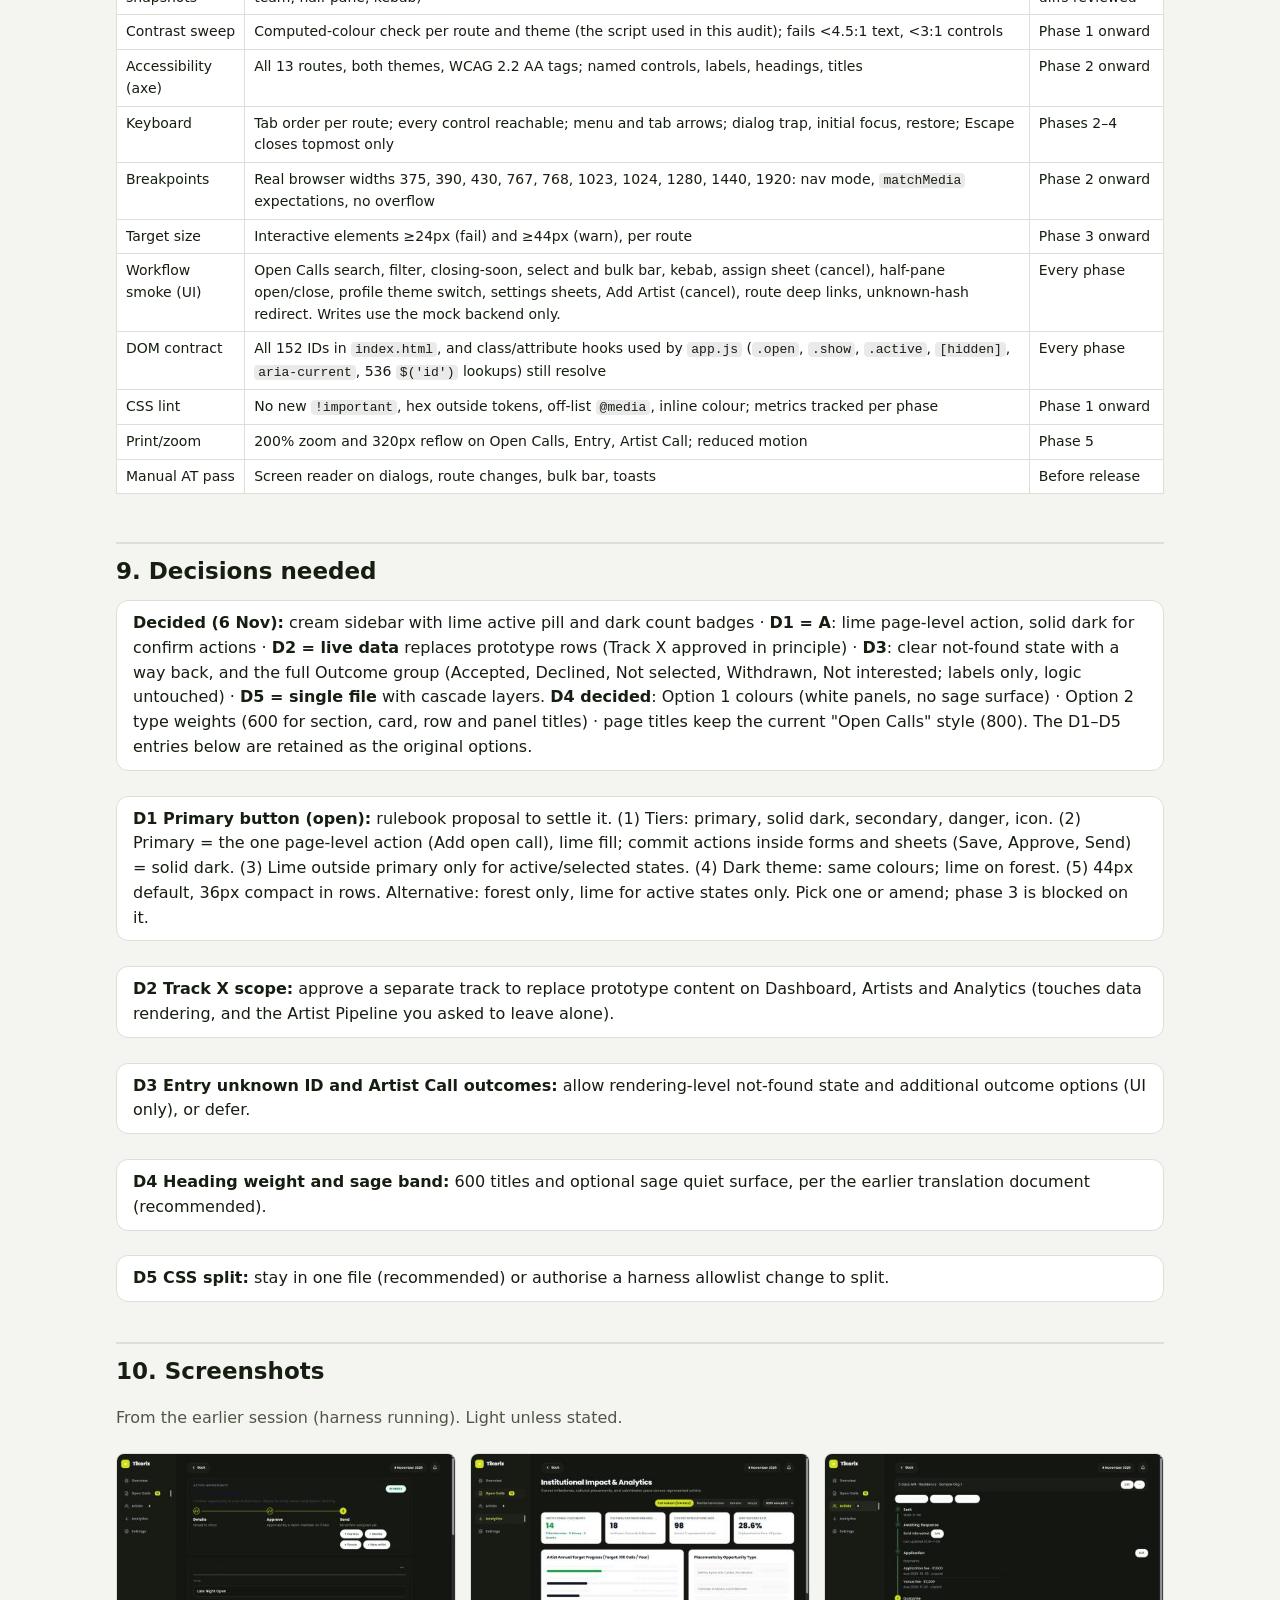
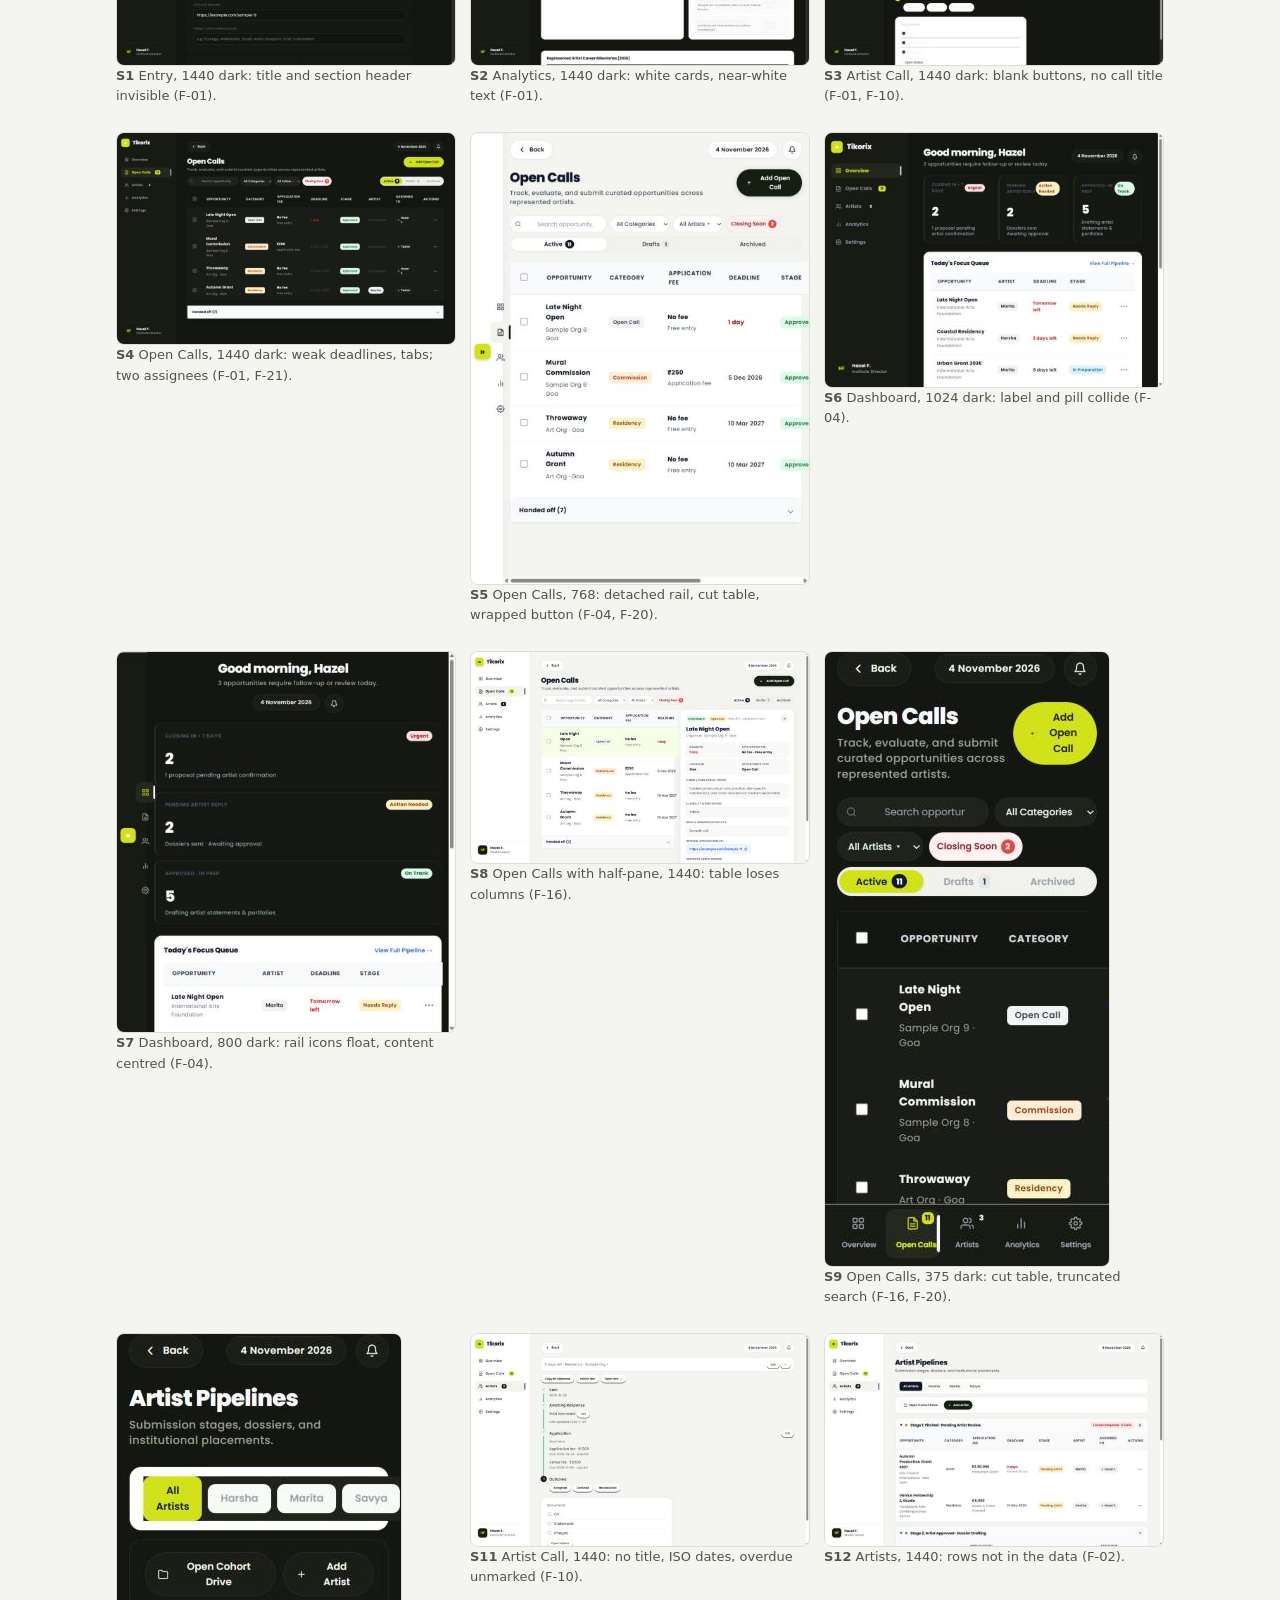
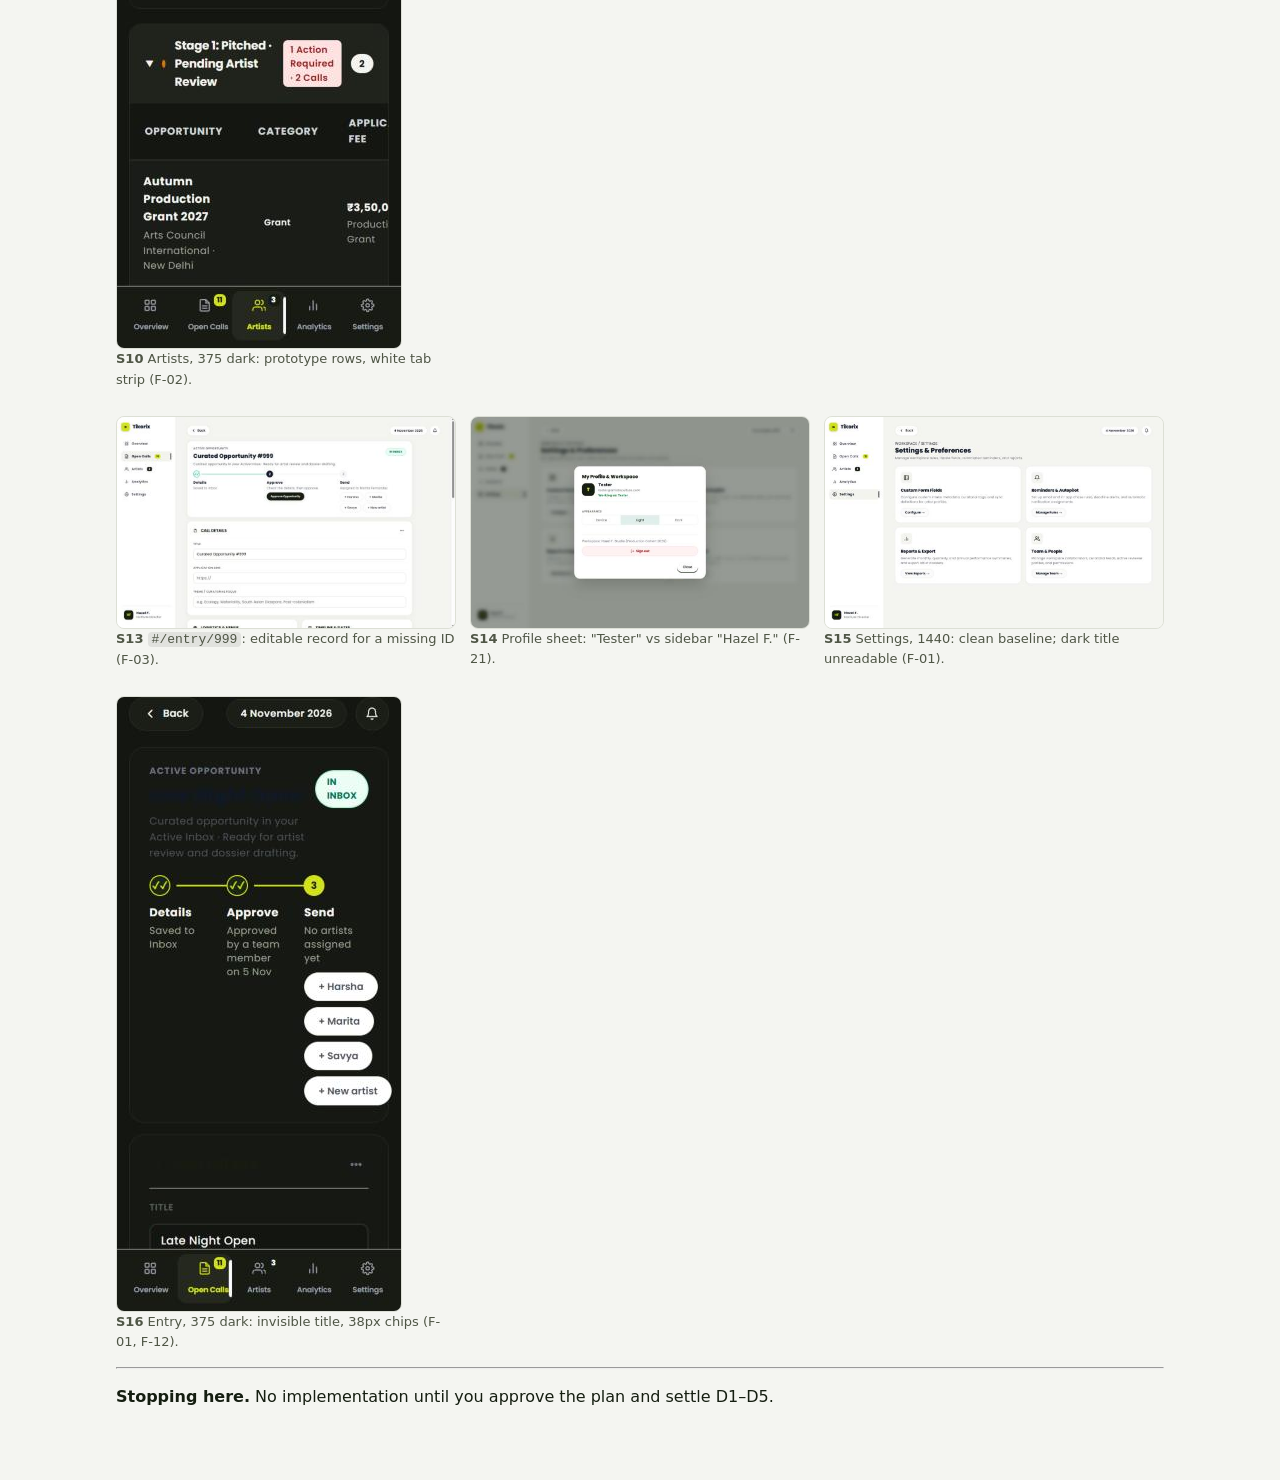
<file: docs/ui-ux-audits/Tikorix-Redesign-Plan.html>
﻿<!doctype html>
<html lang="en">
<head>
<meta charset="utf-8">
<meta name="viewport" content="width=device-width, initial-scale=1">
<title>Tikorix UI/UX Audit and Redesign Plan</title>
<style>
:root{--bg:#f4f5f1;--card:#fff;--ink:#151e11;--mut:#4f5646;--line:#dcdfd5;--lime:#d2e21a;--p0:#b91c1c;--p1:#c2410c;--p2:#a16207;--p3:#1d4ed8}
@media (prefers-color-scheme:dark){:root{--bg:#0e100d;--card:#161913;--ink:#f4f5f0;--mut:#a9aea0;--line:#293024;--p0:#f87171;--p1:#fb923c;--p2:#facc15;--p3:#60a5fa}}
*{box-sizing:border-box}body{margin:0;background:var(--bg);color:var(--ink);font:16px/1.55 system-ui,"Segoe UI",sans-serif}
.w{max-width:1080px;margin:0 auto;padding:24px 16px 80px}h1{font-size:30px;margin:0 0 4px}h2{font-size:23px;margin:40px 0 10px;border-top:2px solid var(--line);padding-top:10px}h3{font-size:17px;margin:22px 0 6px}
p,li{max-width:88ch}.m{color:var(--mut)}.tw{overflow-x:auto}
table{border-collapse:collapse;width:100%;background:var(--card);font-size:14px;margin:8px 0}th,td{border:1px solid var(--line);padding:6px 9px;text-align:left;vertical-align:top}th{background:rgba(127,127,127,.13);font-size:13px}
code{background:rgba(127,127,127,.16);padding:0 4px;border-radius:4px;font-size:13px}
.sw{display:inline-block;width:13px;height:13px;border-radius:4px;border:1px solid rgba(127,127,127,.5);vertical-align:-2px;margin-right:4px}
.g{display:grid;grid-template-columns:repeat(auto-fit,minmax(300px,1fr));gap:14px}figure{margin:6px 0}figure img{max-width:100%;border:1px solid var(--line);border-radius:8px;display:block}figcaption{font-size:13px;color:var(--mut)}
.b{background:var(--card);border:1px solid var(--line);border-radius:12px;padding:10px 16px}
.P0{color:var(--p0);font-weight:700}.P1{color:var(--p1);font-weight:700}.P2{color:var(--p2);font-weight:700}.P3{color:var(--p3);font-weight:700}
.ok{color:#15803d;font-weight:700}.no{color:var(--p0);font-weight:700}.un{color:var(--mut);font-weight:700}
nav a{margin-right:12px;white-space:nowrap}
</style></head>
<body><div class="w">
<h1>Tikorix: UI/UX Audit, Design System and Redesign Plan</h1>
<p class="m">Audit and plan only. Nothing implemented, deployed or modified. The Framer site was used for visual inspiration only. 6 Nov 2026. Supersedes the earlier UI/UX audit and Framer translation documents (their finding IDs F-xx are kept).</p>
<nav><a href="#s1">1 Summary</a><a href="#s2">2 Coverage</a><a href="#s3">3 Findings</a><a href="#s4">4 Design system</a><a href="#s5">5 CSS architecture</a><a href="#s6">6 File plan</a><a href="#s7">7 Roadmap</a><a href="#s8">8 Regression tests</a><a href="#s9">9 Decisions</a><a href="#s10">10 Screenshots</a></nav>

<h2 id="s1">1. Summary</h2>
<ul>
<li><b>The look is close; the foundation is not.</b> The app already uses the Framer-inspired palette (lime, forest, cream). Problems are structural: 8 competing token layers, 3,273 <code>!important</code>, 264 hex colours, 337 inline styles in JS templates, and conflicting breakpoints.</li>
<li><b>Dark theme is unusable on most screens</b> (text at 1.0–1.1:1 contrast on Entry, New, Settings, Analytics, Artist Call). Cause: hard-coded light colours in templates and legacy rules.</li>
<li><b>Three main screens render literal prototype content</b> (Artists rows, Analytics figures, Dashboard greeting/date). This is a data-binding defect, not a styling one, and sits outside a pure restyle. It is a separate track needing your approval (section 9).</li>
<li><b>Layout and access defects:</b> broken tablet rail at 768–840px; 1024px matches both tablet and desktop rules; profile trigger not keyboard-reachable; icon rail unnamed; overlays lack dialog semantics, focus handling and trapping.</li>
<li><b>Plan:</b> seven phases, tokens first, with a visual and accessibility test net built before any change. All existing workflows, element IDs and information architecture are preserved. Backend, ArtistCall logic and Apps Script files are not touched.</li>
</ul>
<div class="b"><b>Important limitation:</b> the local harness (port 8787) was not running when this report was produced and I did not start it, per your constraint. Visual evidence is from the earlier session in which it was running; the CSS and source analysis is current. Section 2 labels what is verified and what is not.</div>

<h2 id="s2">2. Coverage and verification</h2>
<div class="tw"><table>
<tr><th>Route</th><th>Desktop light</th><th>Desktop dark</th><th>Tablet</th><th>Mobile</th><th>Automated metrics (6 widths)</th></tr>
<tr><td>Dashboard</td><td class="ok">Seen</td><td class="ok">Seen</td><td class="ok">Seen (800, 1024)</td><td class="ok">Seen (375 dark)</td><td class="ok">Yes</td></tr>
<tr><td>Open Calls</td><td class="ok">Seen</td><td class="ok">Seen</td><td class="ok">Seen (768)</td><td class="ok">Seen (375 dark)</td><td class="ok">Yes</td></tr>
<tr><td>Artists</td><td class="ok">Seen</td><td class="un">Metrics only</td><td class="un">Unverified visually</td><td class="ok">Seen (375 dark)</td><td class="ok">Yes</td></tr>
<tr><td>Analytics</td><td class="un">Metrics only</td><td class="ok">Seen</td><td class="un">Unverified visually</td><td class="un">Unverified visually</td><td class="ok">Yes</td></tr>
<tr><td>Settings</td><td class="ok">Seen</td><td class="un">Metrics only</td><td class="un">Unverified visually</td><td class="un">Unverified visually</td><td class="ok">Yes</td></tr>
<tr><td>Artist Profile</td><td class="un">Metrics only</td><td class="un">Metrics only</td><td class="un">Unverified visually</td><td class="un">Unverified visually</td><td class="ok">Yes</td></tr>
<tr><td>Artist Call</td><td class="ok">Seen</td><td class="ok">Seen</td><td class="un">Unverified visually</td><td class="un">Unverified visually</td><td class="ok">Yes</td></tr>
<tr><td>Document Review</td><td class="un">Metrics only</td><td class="un">Metrics only</td><td class="un">Unverified visually</td><td class="un">Unverified visually</td><td class="ok">Yes</td></tr>
<tr><td>New Open Call</td><td class="un">Metrics only</td><td class="un">Metrics only</td><td class="un">Unverified visually</td><td class="un">Unverified visually</td><td class="ok">Yes</td></tr>
<tr><td>Drafts</td><td class="un">Metrics only</td><td class="un">Metrics only</td><td class="un">Unverified visually</td><td class="un">Unverified visually</td><td class="ok">Yes</td></tr>
<tr><td>Archive</td><td class="un">Metrics only</td><td class="un">Metrics only</td><td class="un">Unverified visually</td><td class="un">Unverified visually</td><td class="ok">Yes</td></tr>
<tr><td>Entry Detail</td><td class="ok">Seen (incl. unknown ID)</td><td class="ok">Seen</td><td class="un">Unverified visually</td><td class="ok">Seen (375 dark)</td><td class="ok">Yes</td></tr>
<tr><td>Add</td><td class="un">Metrics only</td><td class="un">Metrics only</td><td class="un">Unverified visually</td><td class="un">Unverified visually</td><td class="ok">Yes</td></tr>
</table></div>
<p class="m">"Automated metrics" = overflow, target size, naming, heading and contrast checks from the earlier session at 375, 430, 768, 1024, 1440, 1920 (390 and 1280 not run; 767/1023 unreliable in the browser pane). Phase 0 closes every "Unverified" cell. Sample data only; loading, error and populated Drafts/Archive states were never reproduced.</p>

<h2 id="s3">3. Findings, prioritised</h2>
<p class="m">Only items that drive the plan. Full detail and reproduction steps are in the earlier audit (IDs in the first column). Severity: P0 blocks essential use; P1 disrupts a key workflow or access; P2 friction; P3 polish.</p>
<div class="tw"><table>
<tr><th>Pri</th><th>ID</th><th>Finding</th><th>Evidence</th><th>Status</th></tr>
<tr><td class="P0">P0</td><td>F-01</td><td>Dark theme unreadable on most routes (contrast 1.0–2.65:1; white buttons/cards with near-white text). 188 dark-scoped rules patch it piecemeal and miss templates with inline colour.</td><td>S1–S3, S4</td><td class="ok">Verified</td></tr>
<tr><td class="P0">P0</td><td>F-02</td><td>Artists table, Analytics figures, Dashboard greeting and date are literal strings in <code>app.js</code> (lines ~13285+, 14968, 15304, 26559, 26591). Prototype rows link to missing calls.</td><td>S12</td><td class="ok">Verified</td></tr>
<tr><td class="P1">P1</td><td>F-04</td><td>Breakpoints 560/640/767/768/840/1024 mixed. <code>max-width:840px</code> shell rule (line ~4364) breaks the tablet rail; <code>max-width:1024px</code> overlaps desktop at exactly 1024.</td><td>S5, S6, S7</td><td class="ok">Verified</td></tr>
<tr><td class="P1">P1</td><td>F-03</td><td><code>#/entry/999</code> opens an editable record with Approve instead of not-found.</td><td>S13</td><td class="ok">Verified</td></tr>
<tr><td class="P1">P1</td><td>F-05, F-07, F-08</td><td>Profile trigger is a non-focusable div; tablet rail links unnamed; Open Call rows mouse-only.</td><td>DOM</td><td class="ok">Verified</td></tr>
<tr><td class="P1">P1</td><td>F-06</td><td>Team &amp; People, half-pane and Assign have no/partial dialog semantics, no initial focus, no trap, background not inert. Escape and restore work.</td><td>DOM</td><td class="ok">Verified (no real Tab walk)</td></tr>
<tr><td class="P1">P1</td><td>F-09, F-21</td><td>Same call shows different assignment, stage and countdown on Dashboard vs Open Calls vs Entry; identity text differs (Hazel F. / Tester / role strings).</td><td>S4, S14</td><td class="ok">Verified</td></tr>
<tr><td class="P1">P1</td><td>F-10</td><td>Artist Call: no call title, ISO dates, overdue fees unmarked, Outcome lacks Withdrawn / Not interested options (UI only; logic untouched).</td><td>S11</td><td class="ok">Verified</td></tr>
<tr><td class="P2">P2</td><td>F-12</td><td>Targets under 24px (13 on Open Calls) and under 44px on every route; spec says 44.</td><td>Metrics</td><td class="ok">Verified</td></tr>
<tr><td class="P2">P2</td><td>F-11, F-13, F-14</td><td>Constant <code>&lt;title&gt;</code>; heading levels inconsistent; placeholder-only labels (Add Artist); tabs/menus expose no state.</td><td>DOM</td><td class="ok">Verified</td></tr>
<tr><td class="P2">P2</td><td>F-16</td><td>Half-pane 451px at 1440 squeezes the table; no horizontal scroll cue at 375/768.</td><td>S8, S9</td><td class="ok">Verified</td></tr>
<tr><td class="P2">P2</td><td>F-17, F-24</td><td>Control tokens drift (dark border #2e302b vs #293024; three control looks; 12–15px button text).</td><td>Computed</td><td class="ok">Verified</td></tr>
<tr><td class="P2">P2</td><td>F-22, F-35</td><td>Hidden static prototype tables in DOM; <code>app.js</code> is 88% blank lines (31,597 of 35,937).</td><td>Source</td><td class="ok">Verified</td></tr>
<tr><td class="P2">P2</td><td>F-25</td><td>Focus visibility uncertain: 17 <code>outline:none/0</code> vs 5 <code>:focus-visible</code>. Lime ring would fail on light.</td><td>CSS</td><td class="un">Suspected</td></tr>
<tr><td class="P3">P3</td><td>F-19, F-20, F-23, F-26–F-34</td><td>Kebab content vs spec, wrapping buttons, near-miss contrast, thin error states, navigation duplicates, stale backups, shortcuts.</td><td>Various</td><td>Mixed</td></tr>
</table></div>

<h2 id="s4">4. Proposed design system</h2>
<p class="m">Principles: one token layer; components read semantic tokens only; flat surfaces; pills for actions, 16px for surfaces; 44px targets; dark derived from forest, not inverted. Sidebar decision recorded: <b>cream</b>. Button rule is <b>open</b> (section 9).</p>

<h3>4.1 Colour tokens</h3>
<div class="tw"><table>
<tr><th>Token</th><th>Light</th><th>Dark</th><th>Use</th></tr>
<tr><td><code>--bg</code></td><td><span class="sw" style="background:#f4f5f1"></span>#f4f5f1</td><td><span class="sw" style="background:#0e100d"></span>#0e100d</td><td>Canvas, sidebar</td></tr>
<tr><td><code>--surface</code></td><td>#ffffff</td><td>#161913</td><td>Cards, tables</td></tr>
<tr><td><code>--surface-raised</code></td><td>#ffffff + shadow-1</td><td>#20221c</td><td>Menus, sheets, half-pane</td></tr>
<tr><td><code>--sunk</code></td><td>#ecefe5 (verify)</td><td>#1c2019</td><td>Trays, table header, hover</td></tr>
<tr><td><code>--input</code> / <code>--line</code></td><td>#fff / #e2e4dc</td><td>#121510 / #293024 (approved)</td><td>Controls, borders</td></tr>
<tr><td><code>--ink</code> / <code>--ink-2</code> / <code>--ink-3</code></td><td>#151e11 / #4f5646 / #596152</td><td>#f4f5f0 / #b1b6a4 / #9ea396</td><td>Text (navy #111827 retired)</td></tr>
<tr><td><code>--accent</code> (lime)</td><td><span class="sw" style="background:#d2e21a"></span>#d2e21a</td><td>#d2e21a</td><td>Active states; CTA per decision D1. Text on lime: #151e11</td></tr>
<tr><td><code>--focus-ring</code></td><td>2px #151e11 + 2px offset</td><td>2px #d2e21a + 2px offset</td><td>Keyboard focus, both ≥3:1</td></tr>
<tr><td>Status pairs (bg / text)</td><td colspan="2">success #e6f8f3/#006b4d · attention #fef3c7/#8a4b08 · urgent #ffeaea/#b3201d · info #eff6ff/#1d4ed8 · active #f6f9d2/#151e11 (dark: #17331f/#90d6a4 · #3b2c12/#f2c46e · #3d1c18/#f4a196 · #1b2d42/#8ab4e8 · #2a3010/#d2e21a)</td><td>One mapping for all badges; every pair ≥4.5:1 (verify)</td></tr>
</table></div>

<h3>4.2 Type, spacing, radius, elevation</h3>
<div class="tw"><table>
<tr><th>System</th><th>Rule</th></tr>
<tr><td>Typography</td><td>Poppins only. Page title 28/800 as the current "Open Calls" title (decision D4; size to be confirmed against the present 28–32 range), section 20/600, card title 16/600, body 14.5/400 (data 500), label 12.5/600, button and nav 14/600 tracking −0.1px, table header 13.5/700 uppercase (approved). Minimum 12px.</td></tr>
<tr><td>Spacing</td><td>4px base: 4, 8, 12, 16, 24, 32, 40, 48, 64. Card padding 24 (16 mobile), card gap 24 (16 mobile), page margin 40 / 24 / 16.</td></tr>
<tr><td>Radius</td><td>8 chips and checkboxes · 12 inputs, menus · 16 cards, tables · 24 sheets and half-pane · pill buttons, tabs, badges.</td></tr>
<tr><td>Elevation</td><td>L0 none + 1px line (cards) · L1 menus and chips <code>0 1px 0 /5%, 0 2px 4px /8%</code> · L2 half-pane <code>0 10px 30px -8px /25%</code> · L3 sheets <code>0 24px 60px -12px /35%</code>. Dark uses lighter surface plus line instead of shadow.</td></tr>
</table></div>

<h3>4.3 Components</h3>
<div class="tw"><table>
<tr><th>Component</th><th>Standard</th></tr>
<tr><td>Buttons</td><td>Pill, 44px default (36px only in dense rows with 44px hit area), 14/600, padding 0 24, transition on colour and ring only. Variants: primary, solid dark, secondary (inset 1px ring), danger (soft red), icon (44px hit). One primary per section. <b>Primary fill rule pending D1.</b> States: hover tint, focus ring, disabled 40%, loading label.</td></tr>
<tr><td>Fields</td><td>44px, radius 12, 1px line (focus ring on focus), <code>--input</code> bg, always-visible label, helper and error text with <code>aria-describedby</code>, textarea min 88px. One look for search, filters and form fields.</td></tr>
<tr><td>Cards and panels</td><td>Standard (surface, 16, 24 padding, no shadow) · Emphasis (forest fill, max one per screen) · Quiet (<code>--sunk</code>). Metric card: label 13/500, value 32/600, helper ≥12px.</td></tr>
<tr><td>Tables</td><td>16px radius card, header on <code>--sunk</code> 13.5/700, row dividers 1px, row hover <code>--sunk</code>, real link on the title cell (row click kept as convenience), horizontal scroll container with edge fade as cue, sticky first column on mobile.</td></tr>
<tr><td>Badges and tabs</td><td>Pill, 12.5/600, tokens from 4.1; tabs expose <code>role="tab"</code>/<code>aria-selected</code>. Active = lime-soft or lime per surface.</td></tr>
<tr><td>Modals and side panels</td><td>One dialog base for Profile, Assign, Add Artist, Team &amp; People and the half-pane: role, name, initial focus, Tab trap, inert background, Escape and backdrop close, restore focus, close open menus first. Sheet 560 max, radius 24; bottom sheet on mobile. Half-pane: 480–560px at ≥1024, full sheet below; table must stay usable beside it.</td></tr>
<tr><td>Navigation (cream)</td><td>Desktop 250px sidebar on <code>--bg</code> with 1px divider, 44px pill items, lime active, dark count badges, user block as a real button. Tablet 72px rail with named, tooltipped 44px icons. Mobile bottom bar, 5 labelled items, 12/600, safe-area padding. One page header row: back, h1, date, bell.</td></tr>
<tr><td>Responsive</td><td>Mobile &lt;768, tablet 768–1023, desktop ≥1024, exactly. One set of media queries using <code>min-width</code> mobile-first (or <code>max-width:767/1023</code> consistently). No query at 560/640/840.</td></tr>
<tr><td>Accessibility</td><td>Contrast 4.5:1 text, 3:1 controls and focus; names on every control; title per route; one h1; tab and menu state attributes; targets ≥24px floor, 44px goal; reduced motion respected.</td></tr>
<tr><td>Dark theme</td><td>Semantic tokens only; no literal hex or inline colour; surfaces <code>#0e100d → #161913 → #20221c</code>; lime unchanged with forest text; images dimmed 10%.</td></tr>
</table></div>

<h2 id="s5">5. CSS architecture plan</h2>
<h3>Current state (measured, <code>styles.css</code>)</h3>
<div class="tw"><table>
<tr><th>Metric</th><th>Now</th><th>Target</th></tr>
<tr><td>Lines / selector blocks</td><td>6,881 / 1,550 (1,232 distinct)</td><td>≈2,500 / ≈700</td></tr>
<tr><td><code>!important</code></td><td>3,273 (every 700-line band has 200–460 except the first with 11)</td><td>&lt;100 (only utilities and reduced-motion)</td></tr>
<tr><td><code>:root</code> token layers</td><td>8+ at lines 1, 480–505 (terracotta, teal), 951, 1212, 1753 (forest, <code>!important</code>), 2228, 3270, plus dark layers at 34, 505, 4529, 5305, 5959</td><td>1 light + 1 dark</td></tr>
<tr><td>Dark-scoped selectors</td><td>188 lines; same component restyled 3–4 times (e.g. <code>.tk-grid-table th</code> at 4618, 6006; <code>nav.tabs</code> at 4550, 5320)</td><td>≈0 (tokens flip)</td></tr>
<tr><td>Unique hex colours</td><td>264</td><td>≈40 (tokens)</td></tr>
<tr><td>Box-shadows / font sizes</td><td>91 / ≈40</td><td>5 / 9</td></tr>
<tr><td>Inline styles in JS and HTML</td><td>337 in <code>app.js</code>, 68 in <code>index.html</code></td><td>&lt;30 (dynamic values only)</td></tr>
<tr><td>Chronological layers</td><td>"Visual refresh: warm accent", "Palette: deep teal", "Tactile Playful Cards", "Friendly Chunky Buttons", "Card bundles v2", "Framer palette", each appended on top of the previous</td><td>Components, not eras</td></tr>
</table></div>
<h3>Target structure</h3>
<ol>
<li><b>Stay in one file.</b> The harness serves only <code>index.html</code>, <code>app.js</code>, <code>styles.css</code> and <code>manifest.webmanifest</code>. Splitting CSS would need a harness allowlist change, which is out of bounds. Organise <code>styles.css</code> internally; revisit splitting only with your approval.</li>
<li><b>Cascade layers:</b> <code>@layer reset, tokens, base, layout, components, patterns, utilities, legacy;</code> New and migrated code lives in named layers without <code>!important</code>. Source order inside a layer no longer matters across layers.</li>
<li><b>Layer caveat:</b> for <code>!important</code> declarations the layer order <i>reverses</i> (earlier layer wins). Wrapping old rules in <code>legacy</code> therefore does not neutralise their <code>!important</code>. Each component migration must <b>delete</b> its legacy rules (and their <code>!important</code>) in the same change.</li>
<li><b>Tokens:</b> one <code>:root</code> and one <code>[data-theme="dark"]</code> block. Old names (<code>--tk-*</code>, <code>--ink</code>, <code>--surface</code>, <code>--line</code>) kept as aliases until the last consumer is migrated, then removed.</li>
<li><b>Naming:</b> BEM-light component prefix <code>.c-button</code>, <code>.c-field</code>, <code>.c-card</code>, <code>.c-table</code>, <code>.c-badge</code>, <code>.c-dialog</code>, <code>.c-nav</code>. Existing <code>tk-*</code> and legacy classes stay on elements (JS depends on them) until migrated; JS hooks (<code>.open</code>, <code>.show</code>, <code>.active</code>, <code>[hidden]</code>, <code>aria-current</code>) are preserved exactly.</li>
<li><b>Specificity:</b> no IDs in selectors (<code>#whoAreYou .who-box</code>, <code>#app</code>, <code>#form .f</code>), no <code>html body</code> chains; max two class selectors deep.</li>
<li><b>Inline styles:</b> move static ones to component classes region by region; keep only data-driven values (widths, colours from data) as CSS custom properties set inline.</li>
<li><b>Guardrails:</b> a read-only lint script (grep-based) in the test net that fails on new <code>!important</code>, new hex outside <code>:root</code>, new <code>@media</code> not in the approved list, new inline <code>color</code>/<code>background</code>.</li>
</ol>

<h2 id="s6">6. File-by-file plan</h2>
<p class="m">Out of scope and untouched: <code>Main.js</code>, <code>Applications.js</code>, <code>Auth.js</code>, <code>Calendar.js</code>, <code>Config.js</code>, <code>Documents.js</code>, <code>Reminders.js</code>, <code>Reports.js</code>, <code>AI.js</code>, <code>Alerts.js</code>, <code>Categories.js</code>, <code>Fields.js</code>, <code>Utils.js</code>, <code>Part*.js</code> (Apps Script / backend), the harness, <code>computeArtistCallState_</code> and all ArtistCall lifecycle logic in <code>app.js</code> (~line 441 onward), and all <code>.v1/.v2/.bak</code> and backup copies.</p>
<div class="tw"><table>
<tr><th>File / region</th><th>Change</th><th>Phase</th></tr>
<tr><td><code>styles.css</code> lines 1–60, 480–505, 951, 1212, 1753, 2228, 3270, 4529, 5305, 5959</td><td>Replace the competing <code>:root</code> and dark token blocks with one token layer; keep aliases.</td><td>1</td></tr>
<tr><td><code>styles.css</code> 4364 (840px shell), 2514/4353/4886 (1024px), other <code>@media</code></td><td>Normalise to approved breakpoints; delete 560/640/840 variants after visual diff.</td><td>2</td></tr>
<tr><td><code>styles.css</code> nav blocks (<code>nav.tabs</code> ×9, <code>.tk-sidebar</code>, <code>.tk-user-*</code>, <code>.tk-date-pill</code> ×7)</td><td>Single <code>.c-nav</code> and <code>.c-page-header</code> definitions.</td><td>2</td></tr>
<tr><td><code>styles.css</code> button, field, badge, tab, menu rules (<code>.btn*</code> ×6 defs, <code>.tk-add-call-btn</code>, <code>.f</code>, <code>.tk-status-tab</code>, <code>.tk-menu-*</code>)</td><td>Primitives in <code>components</code> layer; delete legacy duplicates.</td><td>3</td></tr>
<tr><td><code>styles.css</code> sheet, <code>#whoAreYou</code>, <code>.tk-modal-box</code>, <code>.tk-half-pane</code>/<code>.tk-pane-*</code> (~4900–5300)</td><td>One <code>.c-dialog</code> family; remove ID-scoped rules.</td><td>4</td></tr>
<tr><td><code>styles.css</code> table, card, panel, pulse, pipeline, entry/trail rules</td><td>Card and table components; remove per-route dark patches.</td><td>5</td></tr>
<tr><td><code>styles.css</code> tail (dark blocks 4546–6700)</td><td>Delete once components consume tokens.</td><td>6</td></tr>
<tr><td><code>index.html</code> head and shell</td><td>Per-route <code>&lt;title&gt;</code> hook, <code>#tkUserTrigger</code> to a <code>button</code>, nav link names, dialog roles on <code>#whoAreYou</code>/<code>#tkHalfPane</code>; keep every ID (152). Reduce 68 inline styles.</td><td>2, 4</td></tr>
<tr><td><code>app.js</code> router <code>onRoute</code> (~9341) and <code>pageName</code> handling</td><td>Set <code>document.title</code>, move focus to the h1 on route change, announce route (no change to routing or hashes).</td><td>2</td></tr>
<tr><td><code>app.js</code> <code>sheet()</code>/<code>closeSheet()</code> (6049–6153), <code>closeWhoAreYou</code> (10031), <code>openProfileMenu</code> (10373), <code>openAssignProfileModal</code> (10821), <code>openHalfPane</code>/<code>closeHalfPane</code> (~33582), <code>openAddArtistModal</code> (34790)</td><td>Shared focus-manager helper: move focus in, trap Tab, inert background, restore, close menus first.</td><td>4</td></tr>
<tr><td><code>app.js</code> row and kebab renderers (~19347 <code>renderListTable</code>, 20123 <code>renderList</code>, menu markup)</td><td>Add title-cell link, <code>aria-haspopup/expanded</code>, menu roles, checkbox names; markup classes only.</td><td>3</td></tr>
<tr><td><code>app.js</code> <code>loadDashboard</code>/<code>renderDashboard</code> (25794, 26058; literals ~26559–27100)</td><td>Restyle templates to components; remove inline colour. Data binding of literals is Track X (needs approval).</td><td>5 / X</td></tr>
<tr><td><code>app.js</code> artists block (~12464 <code>loadArtistsList</code>, literals ~13184–14800)</td><td>Restyle only. Replacement of prototype rows is Track X and respects the Artist Pipeline restriction.</td><td>5 / X</td></tr>
<tr><td><code>app.js</code> <code>loadAnalytics</code> (14907)</td><td>Restyle; charts use token palette. Data binding is Track X.</td><td>5 / X</td></tr>
<tr><td><code>app.js</code> <code>openEditor</code> (21051), <code>loadArtistDetail</code> (24498), <code>loadDocReview</code> (28242), <code>loadArtistCall</code> (28962; render only)</td><td>Inline colour removal, heading levels, call title, date format, empty/not-found panel (entry unknown-ID guard is a rendering decision, flagged in section 9).</td><td>5</td></tr>
<tr><td><code>app.js</code> whitespace</td><td>Strip blank-line padding (31,597 lines) in a mechanical, behaviour-neutral commit; line anchors above change afterwards.</td><td>0</td></tr>
<tr><td><code>docs/UI_UX_SPEC.md</code>, <code>ARCHITECTURE.md</code></td><td>Update to the final system (fonts, radii, breakpoints, buttons).</td><td>6</td></tr>
<tr><td>Repo hygiene</td><td>Move <code>*.bak</code>, <code>*.v1/.v2*</code>, <code>backup-*</code> out of the app folder (only with approval).</td><td>6</td></tr>
</table></div>

<h2 id="s7">7. Phased roadmap</h2>
<div class="tw"><table>
<tr><th>Phase</th><th>Scope</th><th>Exit criteria</th><th>Depends on</th><th>Size</th></tr>
<tr><td><b>0 Safety net</b></td><td>Build UI test net (section 8) and capture baselines for 13 routes × light/dark × 375/768/1024/1440. Mechanical blank-line strip of <code>app.js</code>. Close all "Unverified" cells.</td><td>Baselines committed; tests pass on current build; no visual diff from strip.</td><td>Harness running (yours to start)</td><td>M</td></tr>
<tr><td><b>1 Tokens</b></td><td>Single token layer with aliases, <code>@layer</code> skeleton, lint guardrails.</td><td>One <code>:root</code>/dark pair; light screenshots unchanged; dark contrast sweep improved on all routes.</td><td>0</td><td>M</td></tr>
<tr><td><b>2 Shell and responsive</b></td><td>Breakpoints, cream sidebar, tablet rail names, mobile bar, page header, user button, route titles and focus.</td><td>Rail correct at 768–1023; 1024 desktop; keyboard reaches every nav and user control; titles per route.</td><td>1</td></tr>
<tr><td><b>3 Primitives</b></td><td>Buttons (after D1), fields, badges, tabs, kebab menu, table shell, targets ≥44px.</td><td>Each primitive has one definition; no legacy duplicates; axe clean on affected routes.</td><td>1, 2, D1</td><td>L</td></tr>
<tr><td><b>4 Overlays</b></td><td>Dialog base and focus manager; apply to Profile, Assign, Add Artist, Team &amp; People, half-pane.</td><td>Role, name, initial focus, trap, inert, restore verified by test; Escape/backdrop unchanged.</td><td>3</td><td>M</td></tr>
<tr><td><b>5 Screens</b></td><td>Per-route pass in order: Open Calls, Entry/New, Artist Call, Artist Profile, Doc Review, Settings, Dashboard, Analytics, Artists, Add, Drafts, Archive. Remove inline colour; fix hierarchy and dark theme.</td><td>Both themes ≥4.5:1; no horizontal overflow; baselines updated deliberately.</td><td>3, 4</td><td>L</td></tr>
<tr><td><b>6 Cleanup</b></td><td>Delete dead layers and dark patches, burn down <code>!important</code>, update spec, archive backups.</td><td><code>!important</code> &lt;100; hex ≈40; selectors ≈700.</td><td>5</td><td>M</td></tr>
<tr><td><b>Track X</b> (separate approval)</td><td>Replace prototype content on Dashboard, Artists and Analytics with live data; unknown-ID handling; Artist Call outcome options; assignment/countdown single source.</td><td>Figures reconcile across screens.</td><td>Your decision; may touch data layer</td><td>L</td></tr>
</table></div>
<p class="m">Rollback: each phase is a separate commit set; baselines make a visual revert obvious. Phases 1 to 4 do not change workflows, copy or IA.</p>

<h2 id="s8">8. Regression tests needed</h2>
<p class="m">Existing coverage: the harness tests (<code>journeys.js</code>, <code>applications-test.js</code>, <code>client-contract-test.js</code> and others) exercise the backend only. No UI test exists. <code>run-axe-audit.py</code> covers 4 routes and needs Selenium/Edge (not installed or run here).</p>
<div class="tw"><table>
<tr><th>Test</th><th>Covers</th><th>Gate</th></tr>
<tr><td>Visual snapshots</td><td>13 routes × 2 themes × 375/768/1024/1440 (104 images); plus open overlays (profile, assign, add artist, team, half-pane, kebab)</td><td>Every phase; diffs reviewed</td></tr>
<tr><td>Contrast sweep</td><td>Computed-colour check per route and theme (the script used in this audit); fails &lt;4.5:1 text, &lt;3:1 controls</td><td>Phase 1 onward</td></tr>
<tr><td>Accessibility (axe)</td><td>All 13 routes, both themes, WCAG 2.2 AA tags; named controls, labels, headings, titles</td><td>Phase 2 onward</td></tr>
<tr><td>Keyboard</td><td>Tab order per route; every control reachable; menu and tab arrows; dialog trap, initial focus, restore; Escape closes topmost only</td><td>Phases 2–4</td></tr>
<tr><td>Breakpoints</td><td>Real browser widths 375, 390, 430, 767, 768, 1023, 1024, 1280, 1440, 1920: nav mode, <code>matchMedia</code> expectations, no overflow</td><td>Phase 2 onward</td></tr>
<tr><td>Target size</td><td>Interactive elements ≥24px (fail) and ≥44px (warn), per route</td><td>Phase 3 onward</td></tr>
<tr><td>Workflow smoke (UI)</td><td>Open Calls search, filter, closing-soon, select and bulk bar, kebab, assign sheet (cancel), half-pane open/close, profile theme switch, settings sheets, Add Artist (cancel), route deep links, unknown-hash redirect. Writes use the mock backend only.</td><td>Every phase</td></tr>
<tr><td>DOM contract</td><td>All 152 IDs in <code>index.html</code>, and class/attribute hooks used by <code>app.js</code> (<code>.open</code>, <code>.show</code>, <code>.active</code>, <code>[hidden]</code>, <code>aria-current</code>, 536 <code>$('id')</code> lookups) still resolve</td><td>Every phase</td></tr>
<tr><td>CSS lint</td><td>No new <code>!important</code>, hex outside tokens, off-list <code>@media</code>, inline colour; metrics tracked per phase</td><td>Phase 1 onward</td></tr>
<tr><td>Print/zoom</td><td>200% zoom and 320px reflow on Open Calls, Entry, Artist Call; reduced motion</td><td>Phase 5</td></tr>
<tr><td>Manual AT pass</td><td>Screen reader on dialogs, route changes, bulk bar, toasts</td><td>Before release</td></tr>
</table></div>

<h2 id="s9">9. Decisions needed</h2>
<div class="b"><b>Decided (6 Nov):</b> cream sidebar with lime active pill and dark count badges · <b>D1 = A</b>: lime page-level action, solid dark for confirm actions · <b>D2 = live data</b> replaces prototype rows (Track X approved in principle) · <b>D3</b>: clear not-found state with a way back, and the full Outcome group (Accepted, Declined, Not selected, Withdrawn, Not interested; labels only, logic untouched) · <b>D5 = single file</b> with cascade layers. <b>D4 decided</b>: Option 1 colours (white panels, no sage surface) · Option 2 type weights (600 for section, card, row and panel titles) · page titles keep the current "Open Calls" style (800). The D1–D5 entries below are retained as the original options.</div><br>
<div class="b"><b>D1 Primary button (open):</b> rulebook proposal to settle it. (1) Tiers: primary, solid dark, secondary, danger, icon. (2) Primary = the one page-level action (Add open call), lime fill; commit actions inside forms and sheets (Save, Approve, Send) = solid dark. (3) Lime outside primary only for active/selected states. (4) Dark theme: same colours; lime on forest. (5) 44px default, 36px compact in rows. Alternative: forest only, lime for active states only. Pick one or amend; phase 3 is blocked on it.</div><br>
<div class="b"><b>D2 Track X scope:</b> approve a separate track to replace prototype content on Dashboard, Artists and Analytics (touches data rendering, and the Artist Pipeline you asked to leave alone).</div><br>
<div class="b"><b>D3 Entry unknown ID and Artist Call outcomes:</b> allow rendering-level not-found state and additional outcome options (UI only), or defer.</div><br>
<div class="b"><b>D4 Heading weight and sage band:</b> 600 titles and optional sage quiet surface, per the earlier translation document (recommended).</div><br>
<div class="b"><b>D5 CSS split:</b> stay in one file (recommended) or authorise a harness allowlist change to split.</div>

<h2 id="s10">10. Screenshots</h2>
<p class="m">From the earlier session (harness running). Light unless stated.</p>
<div class="g">
<figure><img src="[data-uri]" alt=""><figcaption><b>S1</b> Entry, 1440 dark: title and section header invisible (F-01).</figcaption></figure>
<figure><img src="[data-uri]" alt=""><figcaption><b>S2</b> Analytics, 1440 dark: white cards, near-white text (F-01).</figcaption></figure>
<figure><img src="[data-uri]" alt=""><figcaption><b>S3</b> Artist Call, 1440 dark: blank buttons, no call title (F-01, F-10).</figcaption></figure>
<figure><img src="[data-uri]" alt=""><figcaption><b>S4</b> Open Calls, 1440 dark: weak deadlines, tabs; two assignees (F-01, F-21).</figcaption></figure>
<figure><img src="[data-uri]" alt=""><figcaption><b>S5</b> Open Calls, 768: detached rail, cut table, wrapped button (F-04, F-20).</figcaption></figure>
<figure><img src="[data-uri]" alt=""><figcaption><b>S6</b> Dashboard, 1024 dark: label and pill collide (F-04).</figcaption></figure>
<figure><img src="[data-uri]" alt=""><figcaption><b>S7</b> Dashboard, 800 dark: rail icons float, content centred (F-04).</figcaption></figure>
<figure><img src="[data-uri]" alt=""><figcaption><b>S8</b> Open Calls with half-pane, 1440: table loses columns (F-16).</figcaption></figure>
<figure><img src="[data-uri]" alt=""><figcaption><b>S9</b> Open Calls, 375 dark: cut table, truncated search (F-16, F-20).</figcaption></figure>
<figure><img src="[data-uri]" alt=""><figcaption><b>S10</b> Artists, 375 dark: prototype rows, white tab strip (F-02).</figcaption></figure>
<figure><img src="[data-uri]" alt=""><figcaption><b>S11</b> Artist Call, 1440: no title, ISO dates, overdue unmarked (F-10).</figcaption></figure>
<figure><img src="[data-uri]" alt=""><figcaption><b>S12</b> Artists, 1440: rows not in the data (F-02).</figcaption></figure>
<figure><img src="[data-uri]" alt=""><figcaption><b>S13</b> <code>#/entry/999</code>: editable record for a missing ID (F-03).</figcaption></figure>
<figure><img src="[data-uri]" alt=""><figcaption><b>S14</b> Profile sheet: "Tester" vs sidebar "Hazel F." (F-21).</figcaption></figure>
<figure><img src="[data-uri]" alt=""><figcaption><b>S15</b> Settings, 1440: clean baseline; dark title unreadable (F-01).</figcaption></figure>
<figure><img src="[data-uri]" alt=""><figcaption><b>S16</b> Entry, 375 dark: invisible title, 38px chips (F-01, F-12).</figcaption></figure>
</div>
<hr><p><b>Stopping here.</b> No implementation until you approve the plan and settle D1–D5.</p>
</div></body></html>
</file>
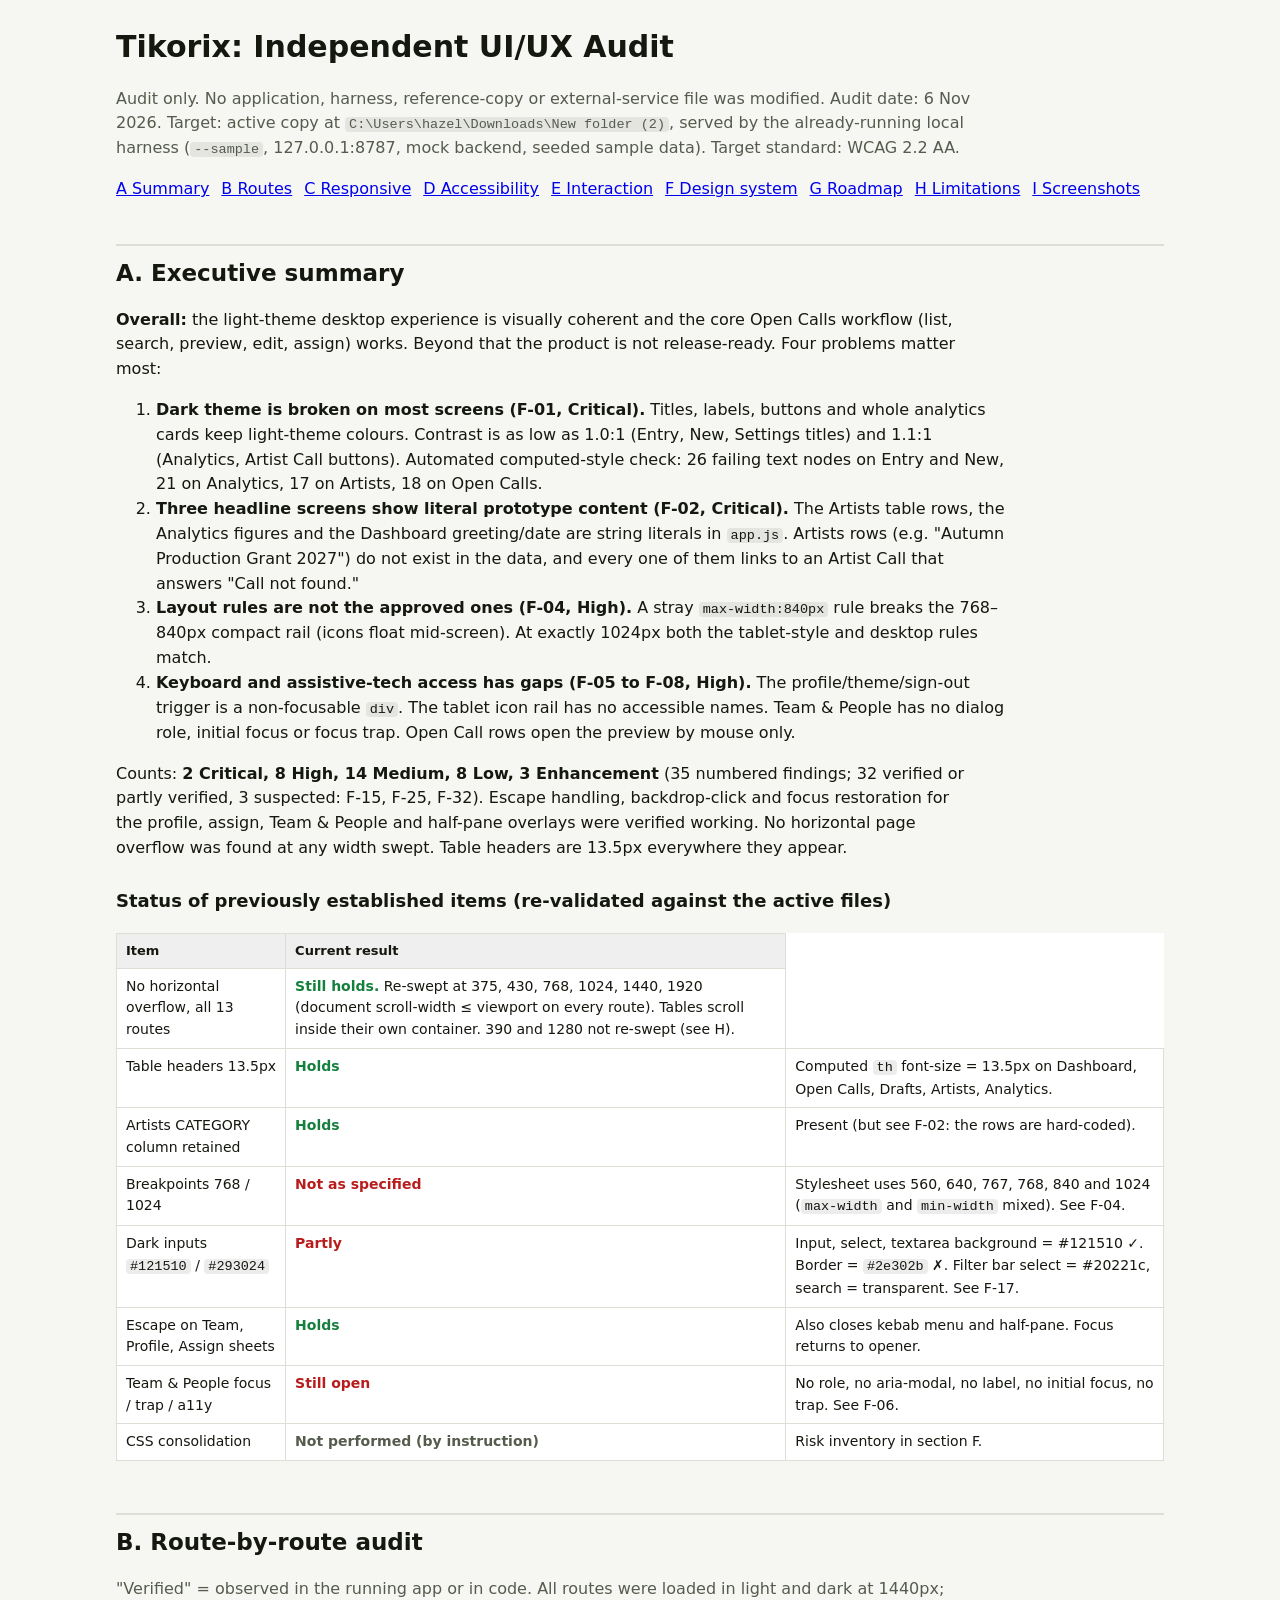
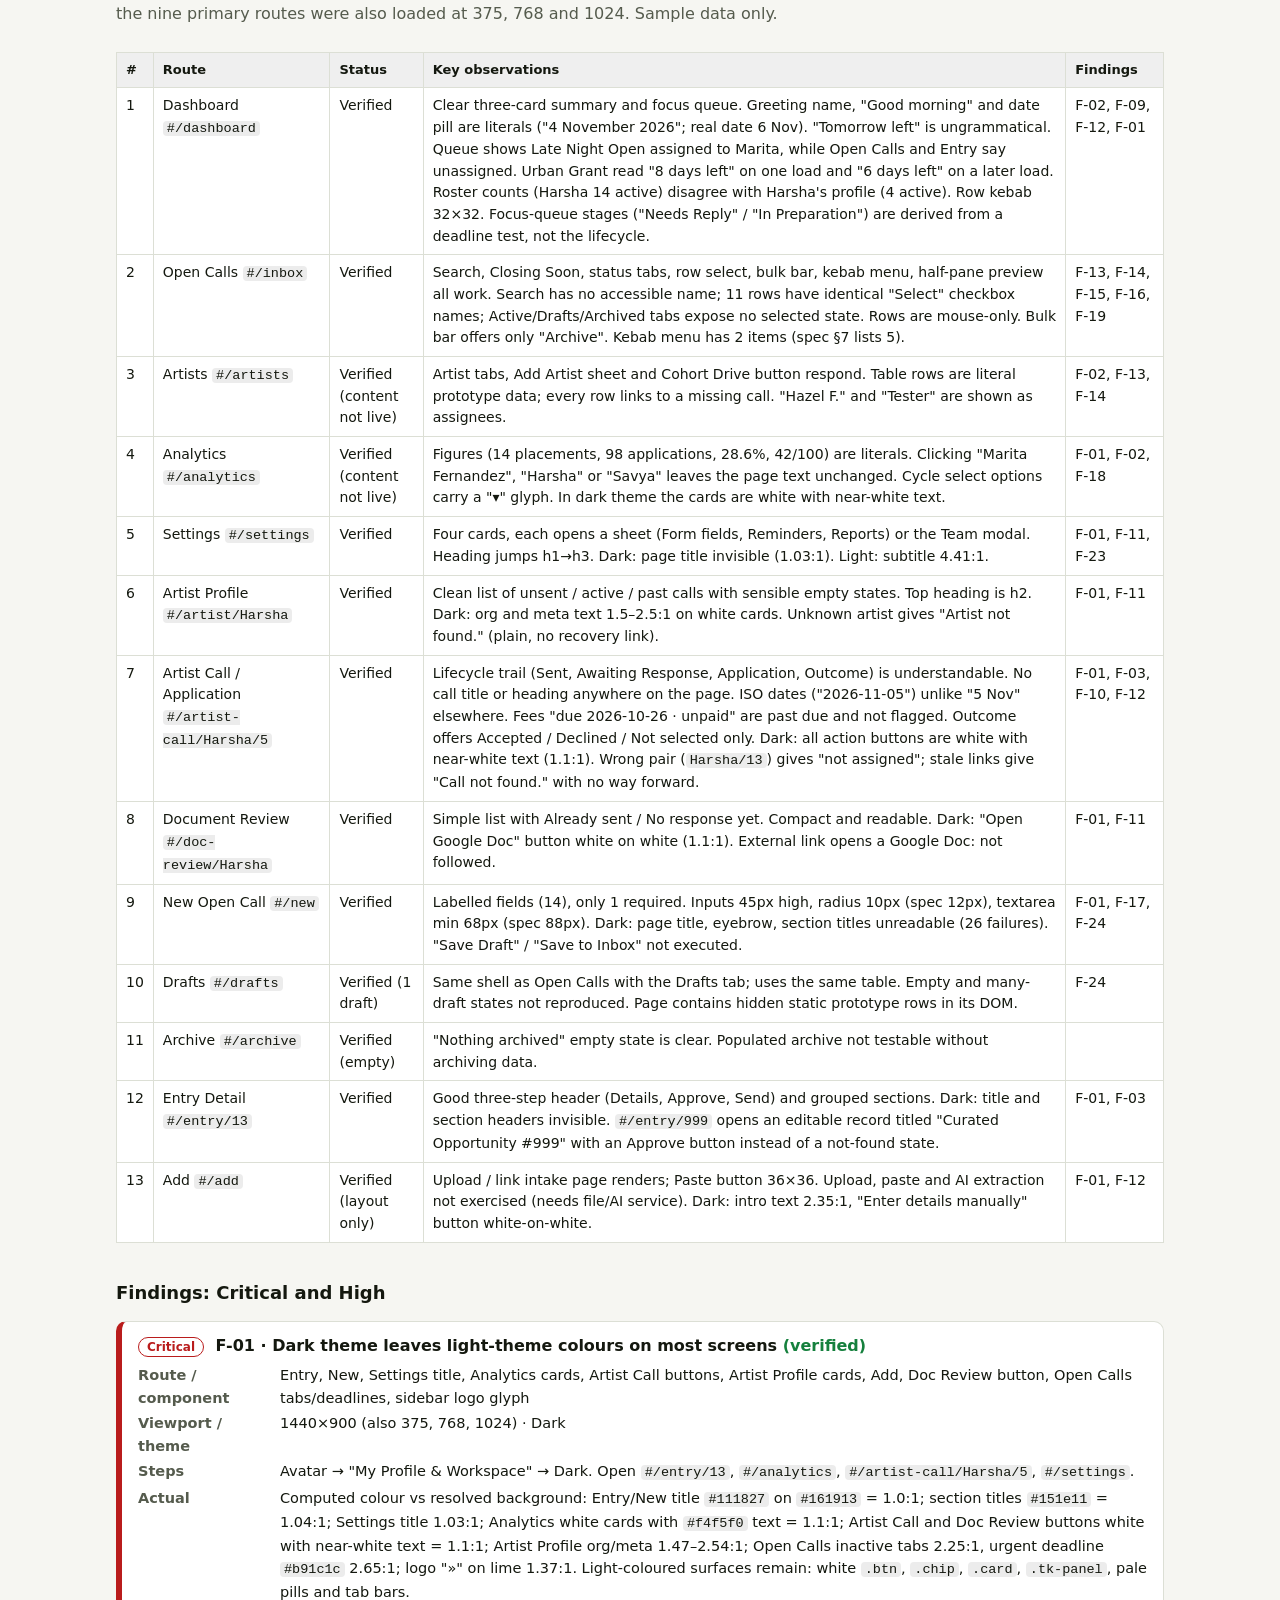
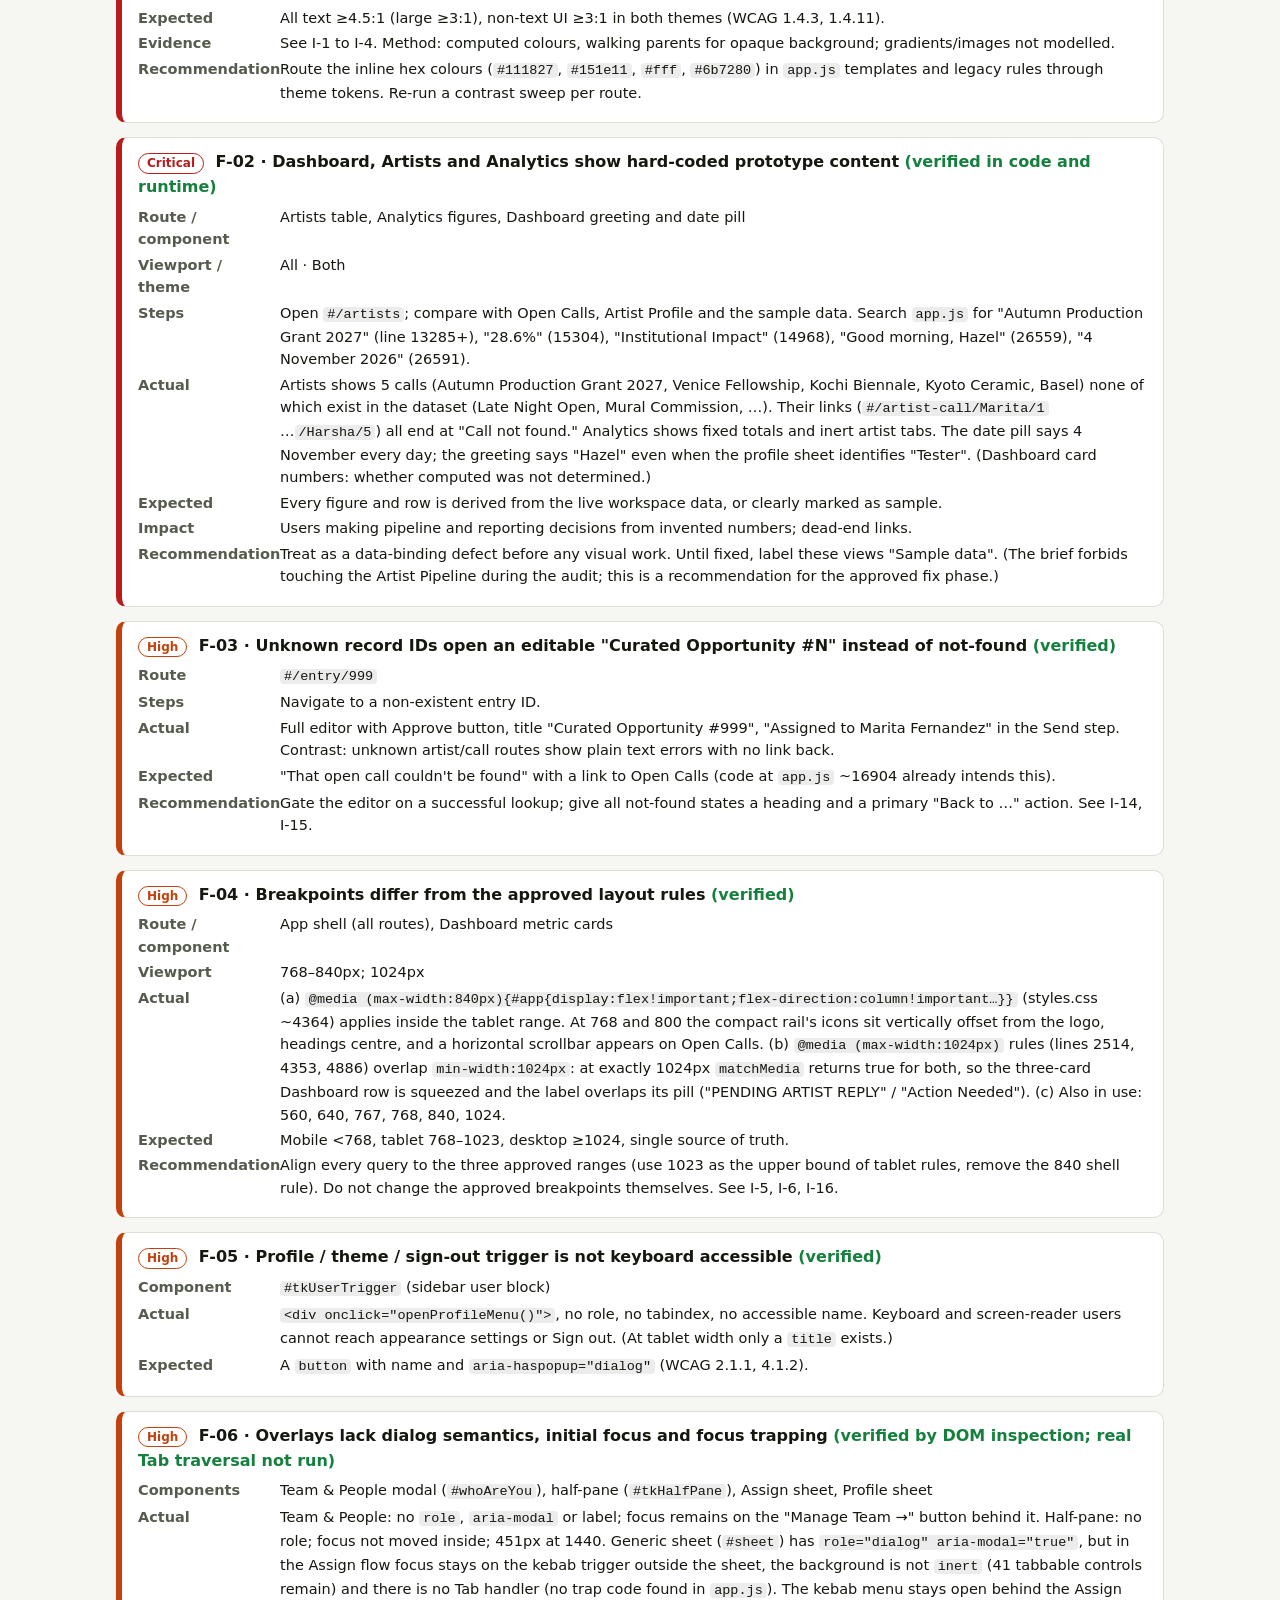
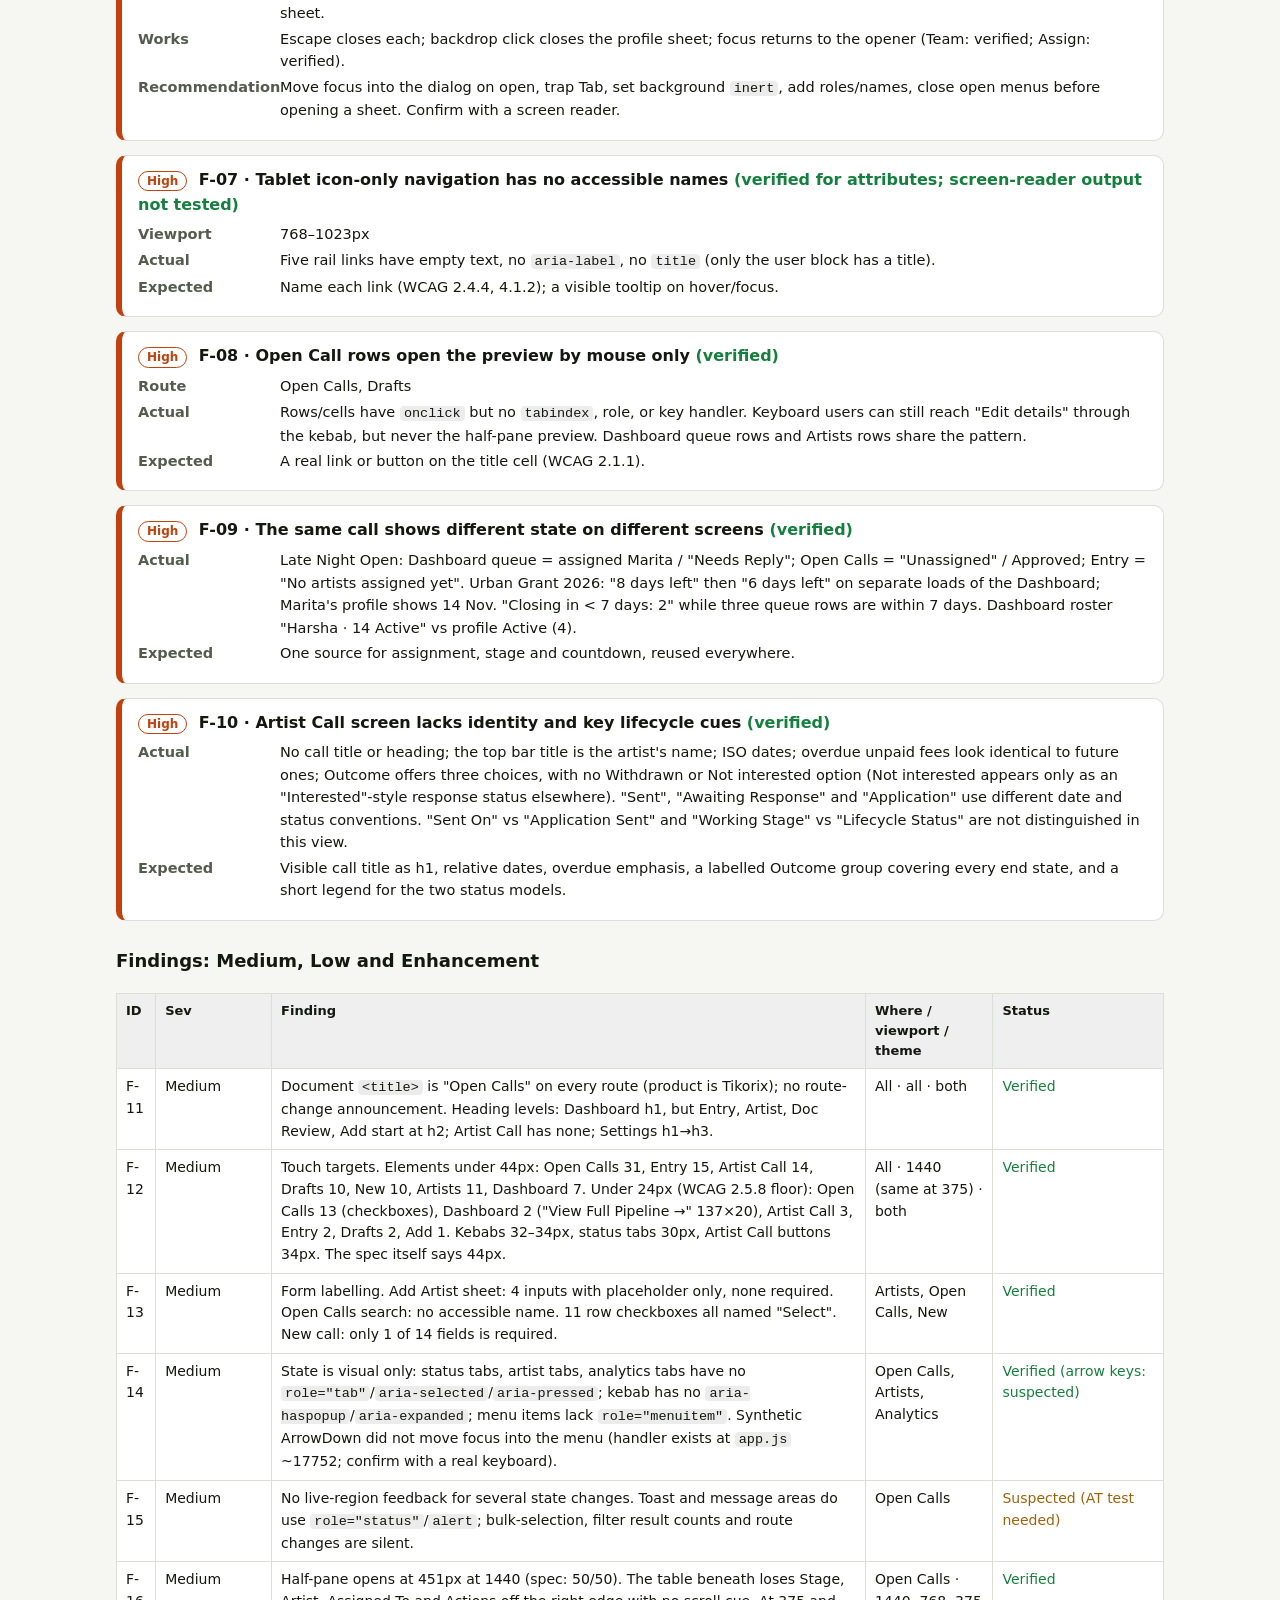
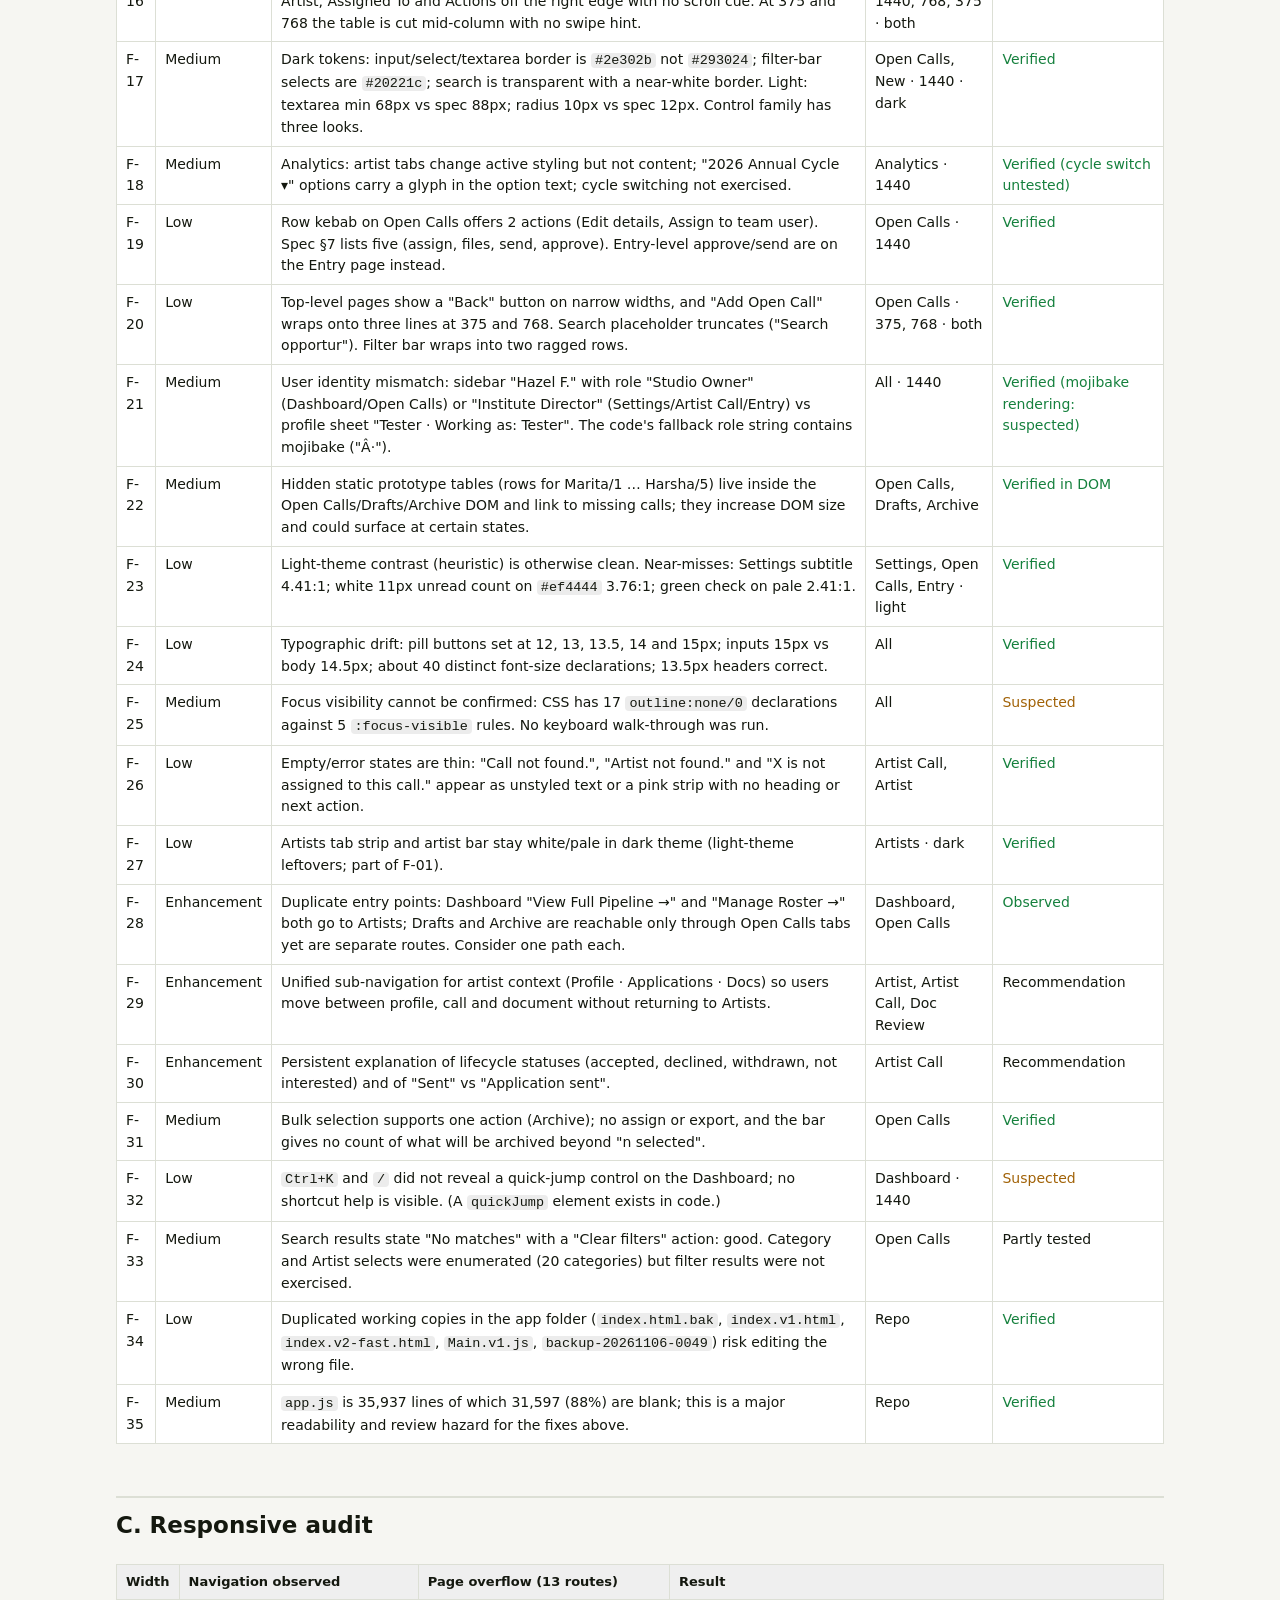
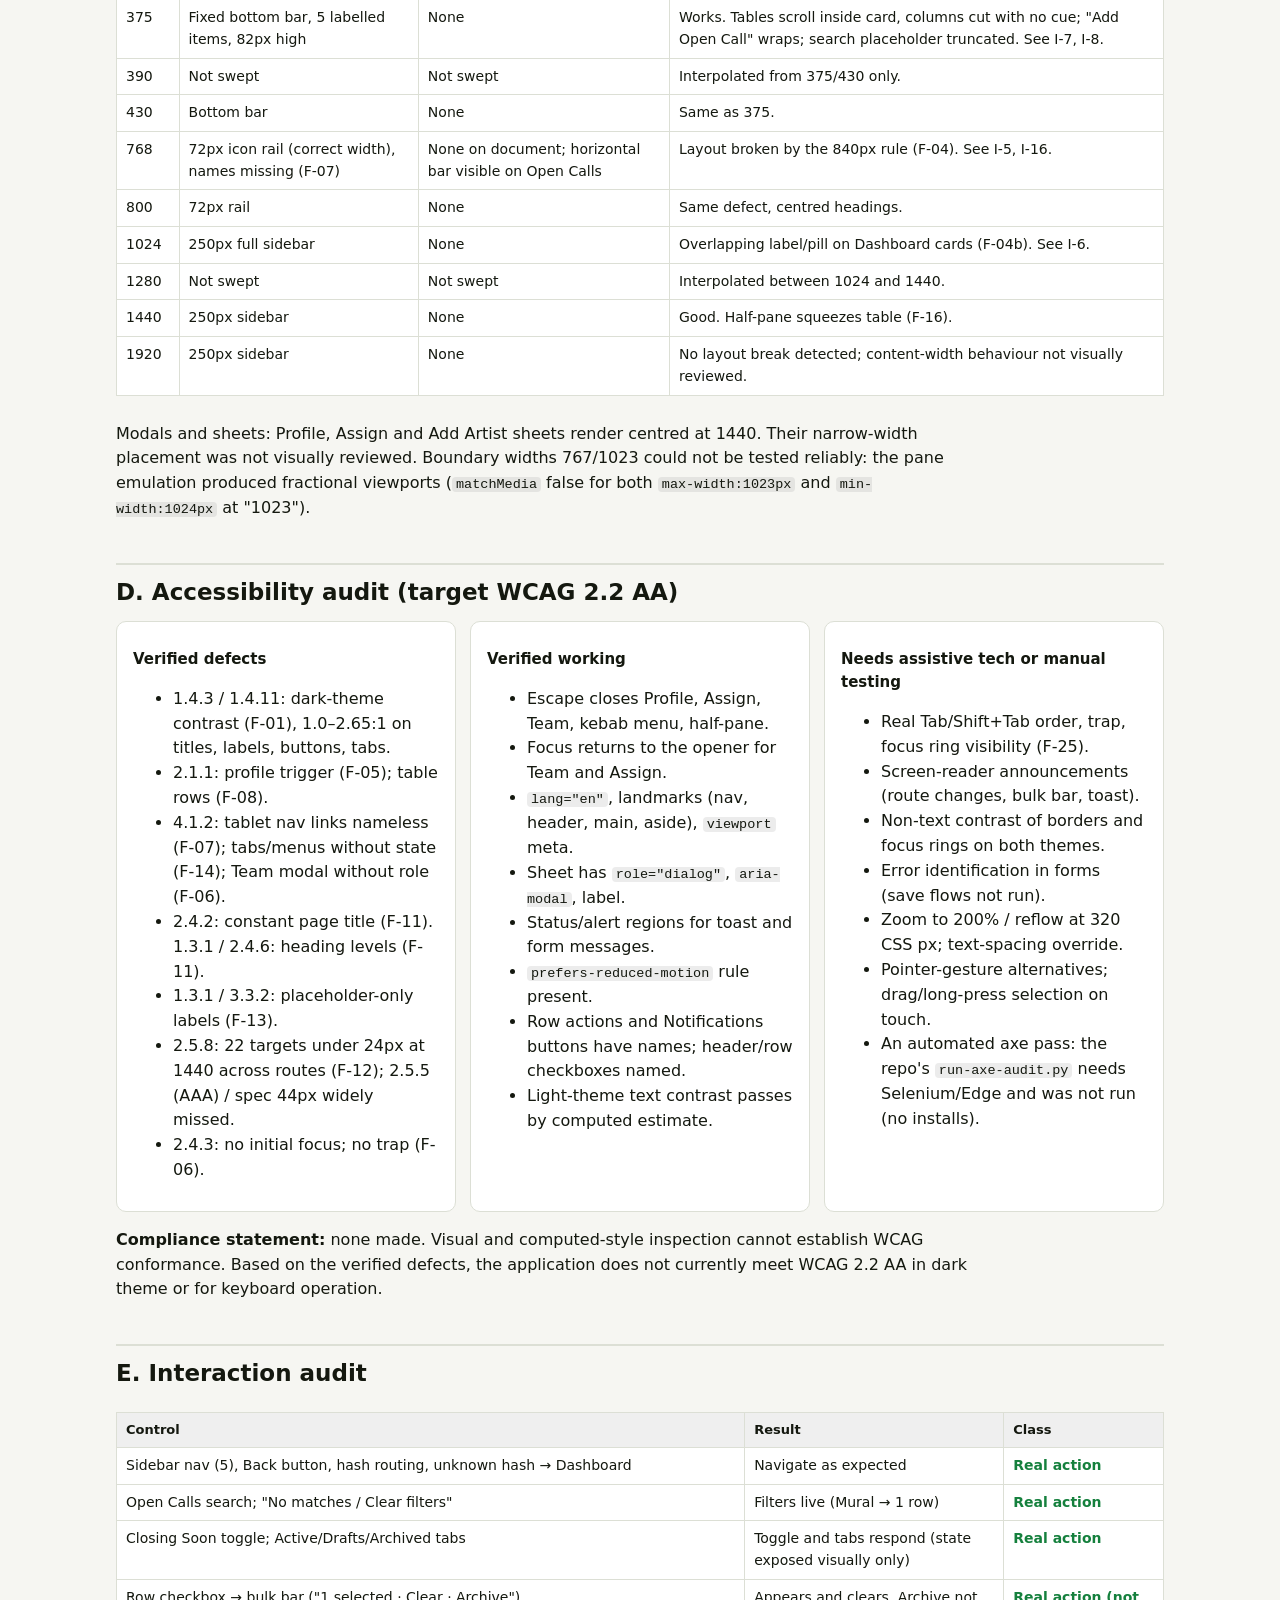
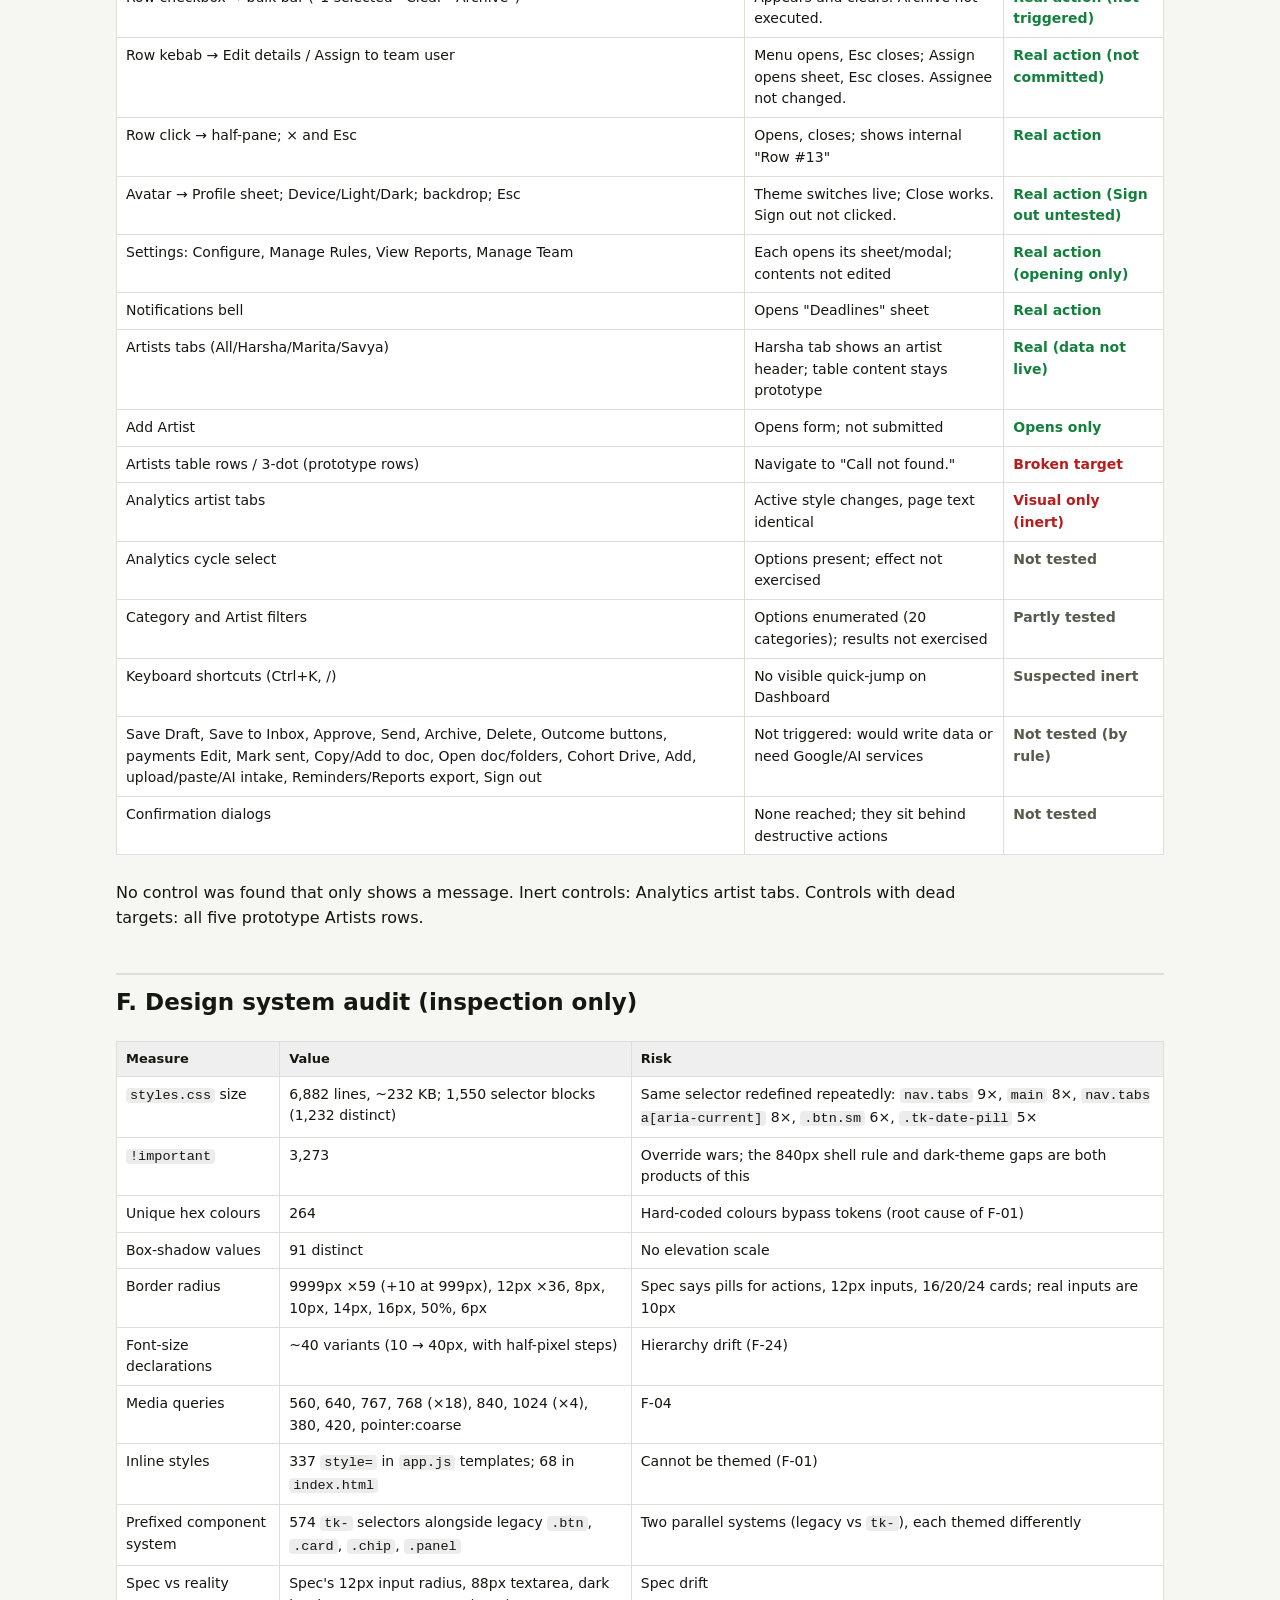
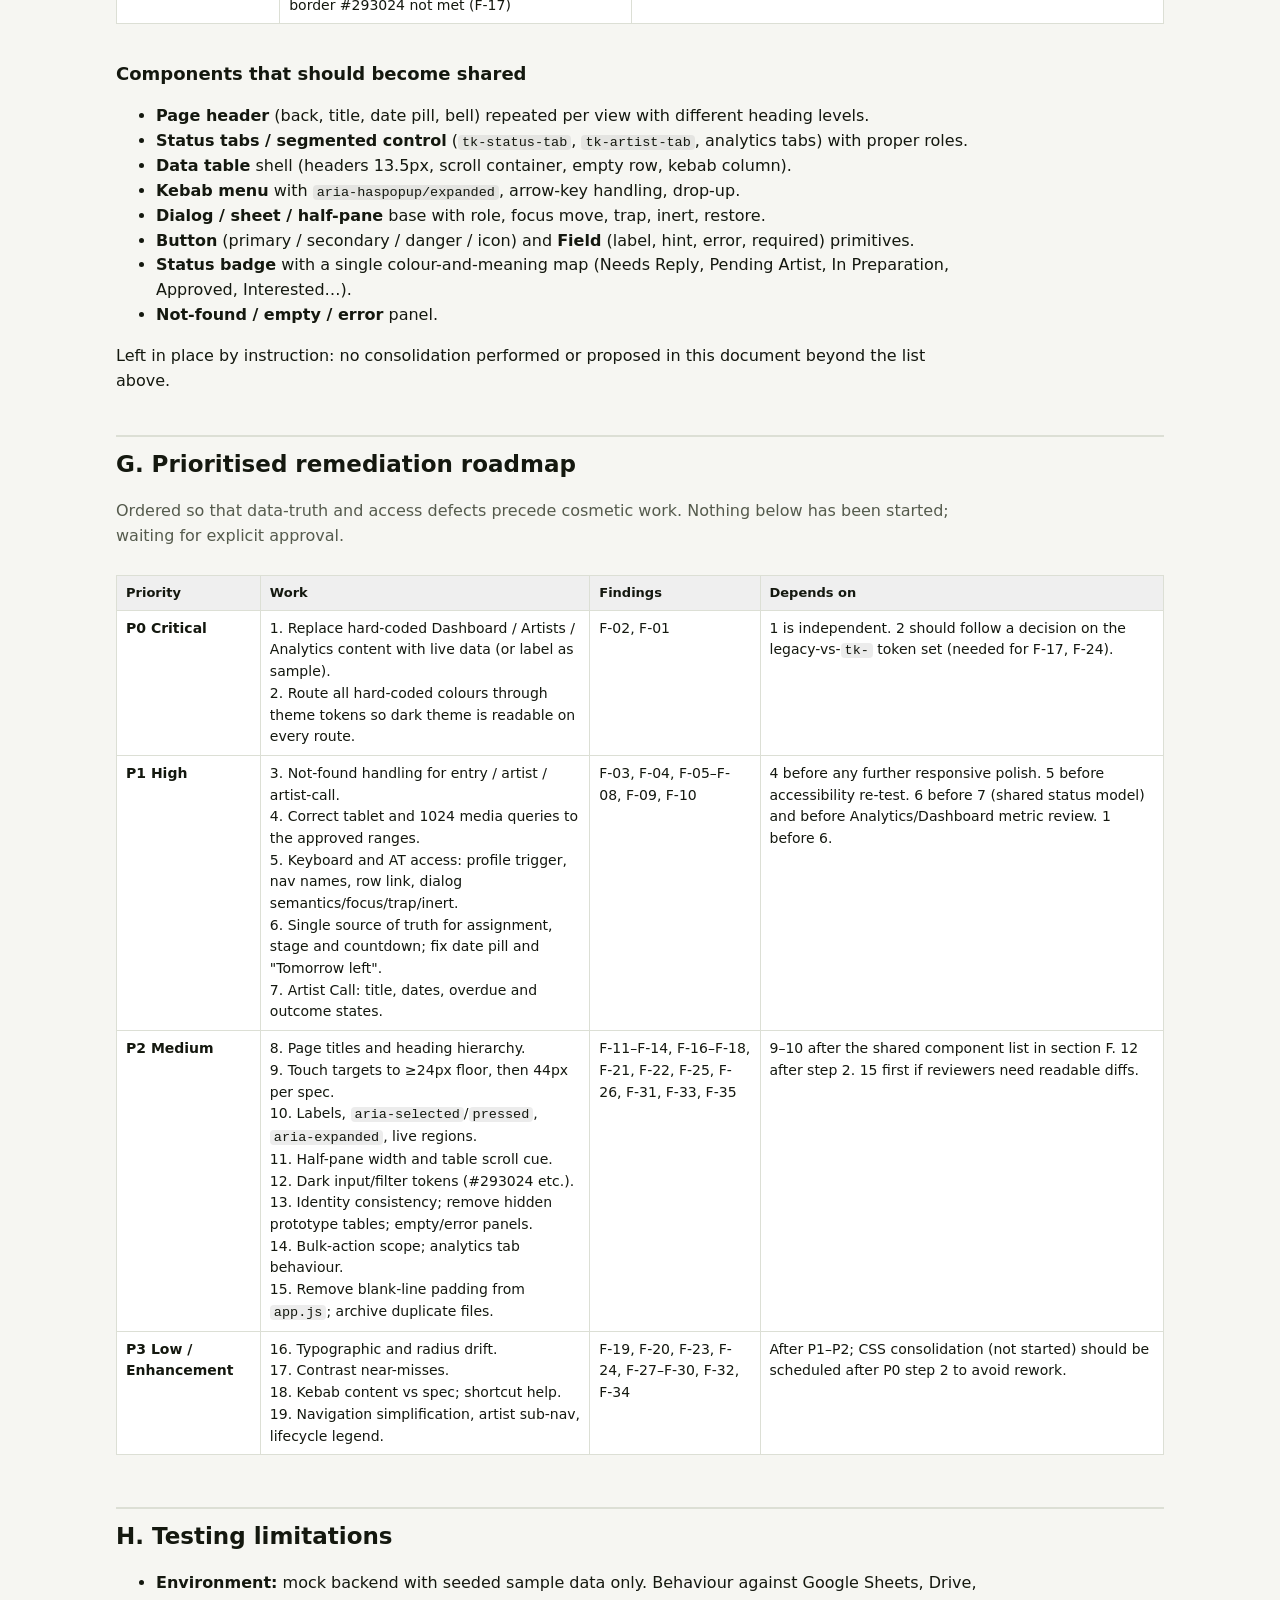
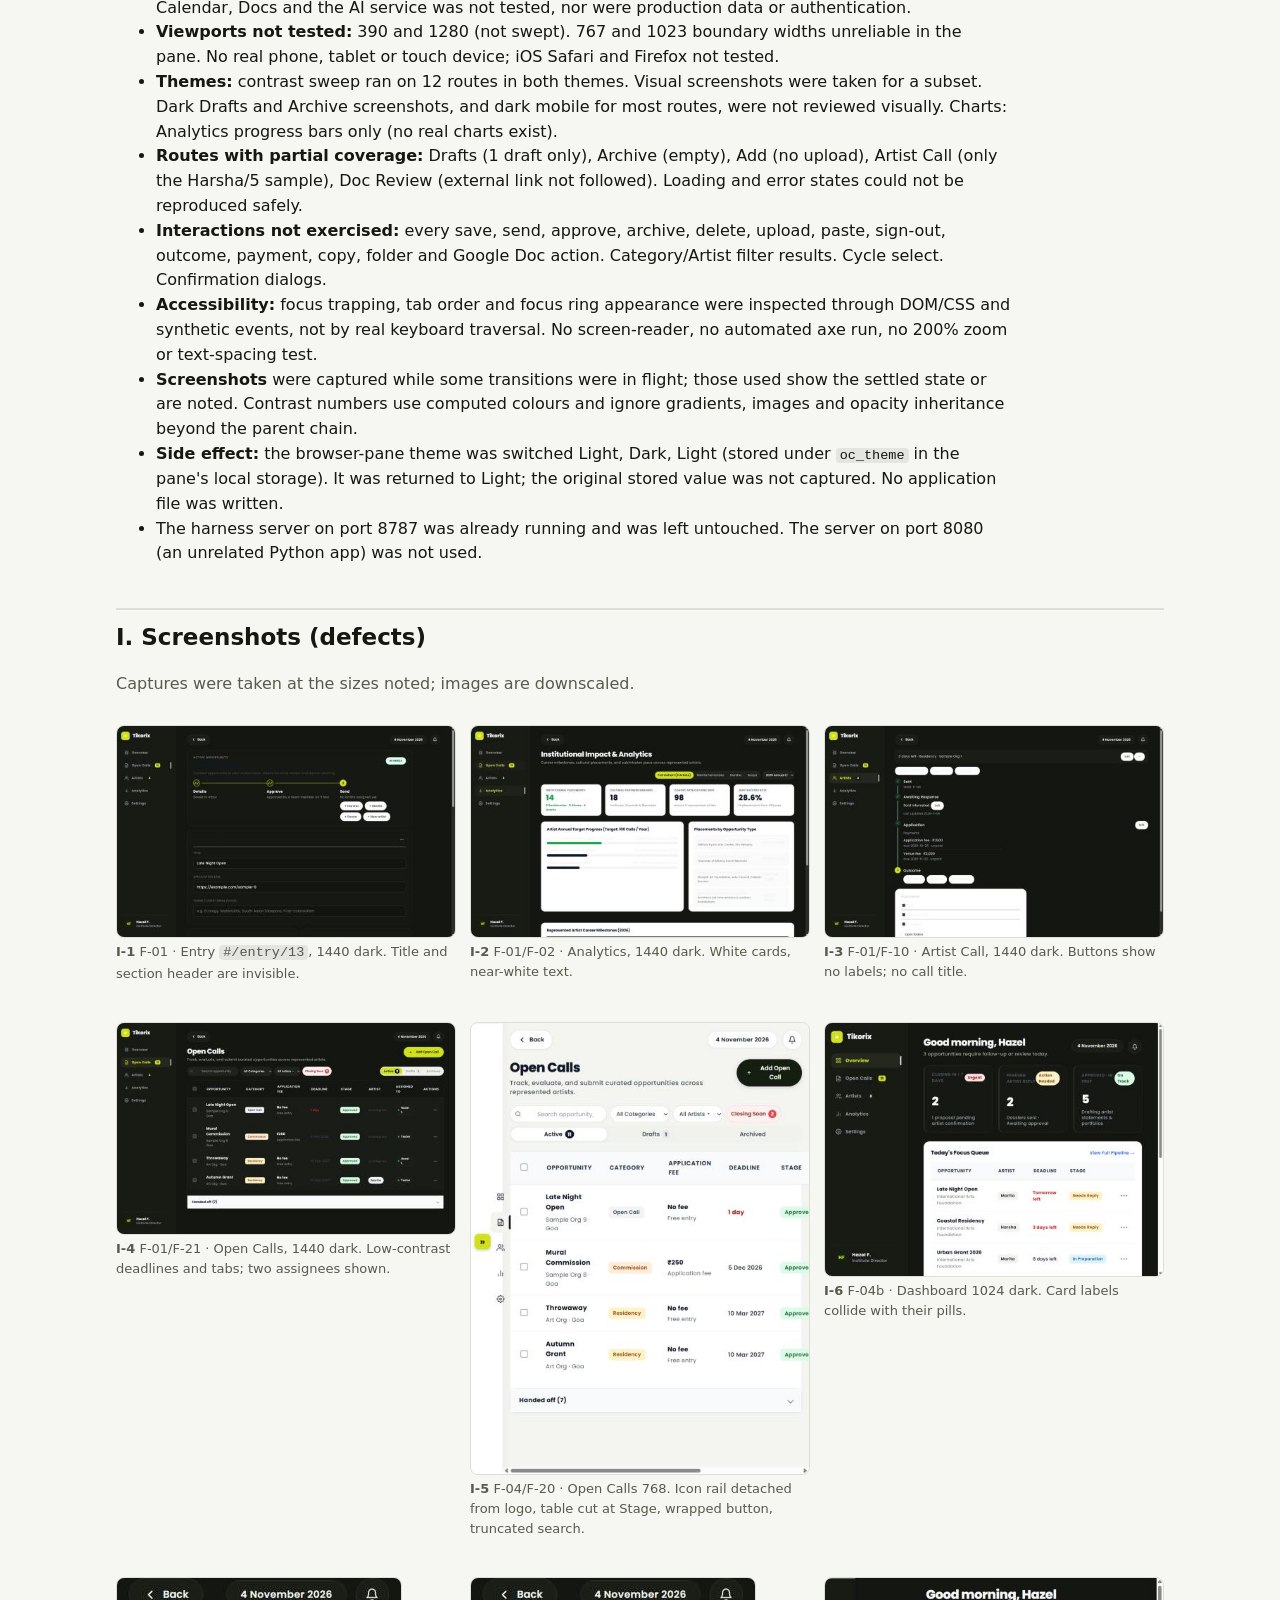
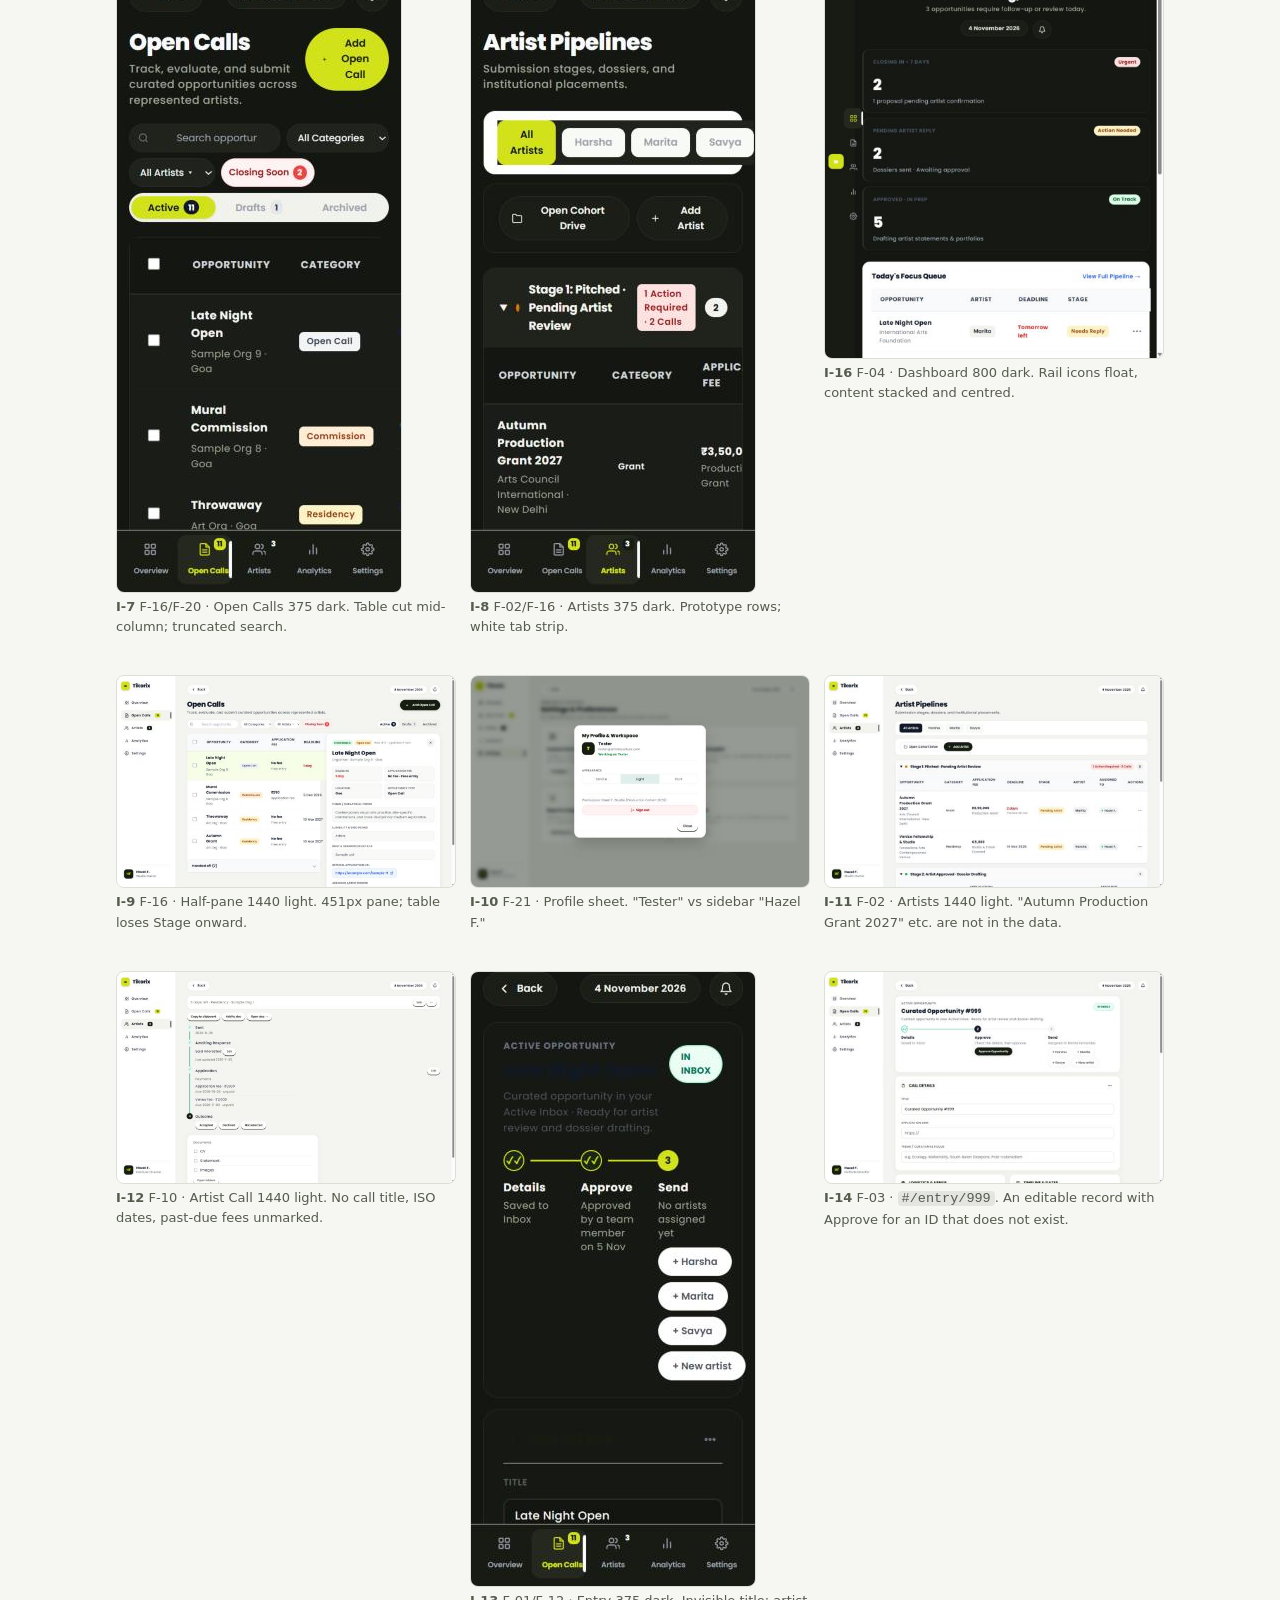
<file: docs/ui-ux-audits/Tikorix-UIUX-Audit-Report.html>
﻿<!doctype html>
<html lang="en">
<head>
<meta charset="utf-8">
<meta name="viewport" content="width=device-width, initial-scale=1">
<title>Tikorix UI/UX Audit Report</title>
<style>
:root{--bg:#f6f6f2;--card:#fff;--ink:#14180f;--mut:#555b4d;--line:#dcdfd5;--crit:#b91c1c;--high:#c2410c;--med:#a16207;--low:#1d4ed8;--enh:#4b5563;--ok:#15803d}
@media (prefers-color-scheme:dark){:root{--bg:#0e100d;--card:#161913;--ink:#f1f2ec;--mut:#a3a89a;--line:#2e332a;--crit:#f87171;--high:#fb923c;--med:#facc15;--low:#60a5fa;--enh:#9ca3af;--ok:#4ade80}}
*{box-sizing:border-box}
body{margin:0;background:var(--bg);color:var(--ink);font:16px/1.55 system-ui,-apple-system,"Segoe UI",Roboto,sans-serif}
.wrap{max-width:1080px;margin:0 auto;padding:24px 16px 80px}
h1{font-size:30px;margin:0 0 4px}h2{font-size:23px;margin:42px 0 10px;padding-top:10px;border-top:2px solid var(--line)}h3{font-size:18px;margin:26px 0 8px}h4{margin:14px 0 4px;font-size:15px}
p,li{max-width:84ch}.mut{color:var(--mut)}
table{border-collapse:collapse;width:100%;background:var(--card);font-size:14px;margin:10px 0}
th,td{border:1px solid var(--line);padding:7px 9px;text-align:left;vertical-align:top}th{background:rgba(127,127,127,.12);font-size:13px}
.tablewrap{overflow-x:auto}
.f{background:var(--card);border:1px solid var(--line);border-left:6px solid var(--line);border-radius:10px;padding:12px 16px;margin:14px 0}
.f.Critical{border-left-color:var(--crit)}.f.High{border-left-color:var(--high)}.f.Medium{border-left-color:var(--med)}.f.Low{border-left-color:var(--low)}.f.Enhancement{border-left-color:var(--enh)}
.f h4{margin:0 0 6px;font-size:16px}
.tag{display:inline-block;font-size:12px;font-weight:700;border:1px solid currentColor;border-radius:99px;padding:0 8px;margin-right:6px}
.Critical .sev,.sev.Critical{color:var(--crit)}.High .sev{color:var(--high)}.Medium .sev{color:var(--med)}.Low .sev{color:var(--low)}.Enhancement .sev{color:var(--enh)}
.ver{color:var(--ok)}.sus{color:var(--med)}
dl{display:grid;grid-template-columns:130px 1fr;gap:3px 12px;margin:6px 0;font-size:14.5px}dt{color:var(--mut);font-weight:600}dd{margin:0}
figure{margin:12px 0}figure img{max-width:100%;border:1px solid var(--line);border-radius:8px;display:block}figcaption{font-size:13px;color:var(--mut);margin-top:4px}
.grid2{display:grid;grid-template-columns:repeat(auto-fit,minmax(300px,1fr));gap:14px}
code{background:rgba(127,127,127,.15);padding:0 4px;border-radius:4px;font-size:13.5px}
.box{background:var(--card);border:1px solid var(--line);border-radius:10px;padding:12px 16px}
nav.toc a{margin-right:12px;white-space:nowrap}
.pill-ok{color:var(--ok);font-weight:700}.pill-no{color:var(--crit);font-weight:700}.pill-na{color:var(--mut);font-weight:700}
</style>
</head>
<body>
<div class="wrap">
<h1>Tikorix: Independent UI/UX Audit</h1>
<p class="mut">Audit only. No application, harness, reference-copy or external-service file was modified. Audit date: 6 Nov 2026. Target: active copy at <code>C:\Users\hazel\Downloads\New folder (2)</code>, served by the already-running local harness (<code>--sample</code>, 127.0.0.1:8787, mock backend, seeded sample data). Target standard: WCAG 2.2 AA.</p>
<nav class="toc"><a href="#A">A Summary</a><a href="#B">B Routes</a><a href="#C">C Responsive</a><a href="#D">D Accessibility</a><a href="#E">E Interaction</a><a href="#F">F Design system</a><a href="#G">G Roadmap</a><a href="#H">H Limitations</a><a href="#I">I Screenshots</a></nav>

<h2 id="A">A. Executive summary</h2>
<p><b>Overall:</b> the light-theme desktop experience is visually coherent and the core Open Calls workflow (list, search, preview, edit, assign) works. Beyond that the product is not release-ready. Four problems matter most:</p>
<ol>
<li><b>Dark theme is broken on most screens (F-01, Critical).</b> Titles, labels, buttons and whole analytics cards keep light-theme colours. Contrast is as low as 1.0:1 (Entry, New, Settings titles) and 1.1:1 (Analytics, Artist Call buttons). Automated computed-style check: 26 failing text nodes on Entry and New, 21 on Analytics, 17 on Artists, 18 on Open Calls.</li>
<li><b>Three headline screens show literal prototype content (F-02, Critical).</b> The Artists table rows, the Analytics figures and the Dashboard greeting/date are string literals in <code>app.js</code>. Artists rows (e.g. "Autumn Production Grant 2027") do not exist in the data, and every one of them links to an Artist Call that answers "Call not found."</li>
<li><b>Layout rules are not the approved ones (F-04, High).</b> A stray <code>max-width:840px</code> rule breaks the 768–840px compact rail (icons float mid-screen). At exactly 1024px both the tablet-style and desktop rules match.</li>
<li><b>Keyboard and assistive-tech access has gaps (F-05 to F-08, High).</b> The profile/theme/sign-out trigger is a non-focusable <code>div</code>. The tablet icon rail has no accessible names. Team &amp; People has no dialog role, initial focus or focus trap. Open Call rows open the preview by mouse only.</li>
</ol>
<p>Counts: <b>2 Critical, 8 High, 14 Medium, 8 Low, 3 Enhancement</b> (35 numbered findings; 32 verified or partly verified, 3 suspected: F-15, F-25, F-32). Escape handling, backdrop-click and focus restoration for the profile, assign, Team &amp; People and half-pane overlays were verified working. No horizontal page overflow was found at any width swept. Table headers are 13.5px everywhere they appear.</p>

<h3>Status of previously established items (re-validated against the active files)</h3>
<div class="tablewrap"><table>
<tr><th>Item</th><th>Current result</th></tr>
<tr><td>No horizontal overflow, all 13 routes</td><td><span class="pill-ok">Still holds.</span> Re-swept at 375, 430, 768, 1024, 1440, 1920 (document scroll-width ≤ viewport on every route). Tables scroll inside their own container. 390 and 1280 not re-swept (see H).</td></tr>
<tr><td>Table headers 13.5px</td><td class="pill-ok">Holds</td><td>Computed <code>th</code> font-size = 13.5px on Dashboard, Open Calls, Drafts, Artists, Analytics.</td></tr>
<tr><td>Artists CATEGORY column retained</td><td class="pill-ok">Holds</td><td>Present (but see F-02: the rows are hard-coded).</td></tr>
<tr><td>Breakpoints 768 / 1024</td><td class="pill-no">Not as specified</td><td>Stylesheet uses 560, 640, 767, 768, 840 and 1024 (<code>max-width</code> and <code>min-width</code> mixed). See F-04.</td></tr>
<tr><td>Dark inputs <code>#121510</code> / <code>#293024</code></td><td class="pill-no">Partly</td><td>Input, select, textarea background = #121510 ✓. Border = <code>#2e302b</code> ✗. Filter bar select = #20221c, search = transparent. See F-17.</td></tr>
<tr><td>Escape on Team, Profile, Assign sheets</td><td class="pill-ok">Holds</td><td>Also closes kebab menu and half-pane. Focus returns to opener.</td></tr>
<tr><td>Team &amp; People focus / trap / a11y</td><td class="pill-no">Still open</td><td>No role, no aria-modal, no label, no initial focus, no trap. See F-06.</td></tr>
<tr><td>CSS consolidation</td><td class="pill-na">Not performed (by instruction)</td><td>Risk inventory in section F.</td></tr>
</table></div>

<h2 id="B">B. Route-by-route audit</h2>
<p class="mut">"Verified" = observed in the running app or in code. All routes were loaded in light and dark at 1440px; the nine primary routes were also loaded at 375, 768 and 1024. Sample data only.</p>
<div class="tablewrap"><table>
<tr><th>#</th><th>Route</th><th>Status</th><th>Key observations</th><th>Findings</th></tr>
<tr><td>1</td><td>Dashboard <code>#/dashboard</code></td><td>Verified</td><td>Clear three-card summary and focus queue. Greeting name, "Good morning" and date pill are literals ("4 November 2026"; real date 6 Nov). "Tomorrow left" is ungrammatical. Queue shows Late Night Open assigned to Marita, while Open Calls and Entry say unassigned. Urban Grant read "8 days left" on one load and "6 days left" on a later load. Roster counts (Harsha 14 active) disagree with Harsha's profile (4 active). Row kebab 32×32. Focus-queue stages ("Needs Reply" / "In Preparation") are derived from a deadline test, not the lifecycle.</td><td>F-02, F-09, F-12, F-01</td></tr>
<tr><td>2</td><td>Open Calls <code>#/inbox</code></td><td>Verified</td><td>Search, Closing Soon, status tabs, row select, bulk bar, kebab menu, half-pane preview all work. Search has no accessible name; 11 rows have identical "Select" checkbox names; Active/Drafts/Archived tabs expose no selected state. Rows are mouse-only. Bulk bar offers only "Archive". Kebab menu has 2 items (spec §7 lists 5).</td><td>F-13, F-14, F-15, F-16, F-19</td></tr>
<tr><td>3</td><td>Artists <code>#/artists</code></td><td>Verified (content not live)</td><td>Artist tabs, Add Artist sheet and Cohort Drive button respond. Table rows are literal prototype data; every row links to a missing call. "Hazel F." and "Tester" are shown as assignees.</td><td>F-02, F-13, F-14</td></tr>
<tr><td>4</td><td>Analytics <code>#/analytics</code></td><td>Verified (content not live)</td><td>Figures (14 placements, 98 applications, 28.6%, 42/100) are literals. Clicking "Marita Fernandez", "Harsha" or "Savya" leaves the page text unchanged. Cycle select options carry a "▾" glyph. In dark theme the cards are white with near-white text.</td><td>F-01, F-02, F-18</td></tr>
<tr><td>5</td><td>Settings <code>#/settings</code></td><td>Verified</td><td>Four cards, each opens a sheet (Form fields, Reminders, Reports) or the Team modal. Heading jumps h1→h3. Dark: page title invisible (1.03:1). Light: subtitle 4.41:1.</td><td>F-01, F-11, F-23</td></tr>
<tr><td>6</td><td>Artist Profile <code>#/artist/Harsha</code></td><td>Verified</td><td>Clean list of unsent / active / past calls with sensible empty states. Top heading is h2. Dark: org and meta text 1.5–2.5:1 on white cards. Unknown artist gives "Artist not found." (plain, no recovery link).</td><td>F-01, F-11</td></tr>
<tr><td>7</td><td>Artist Call / Application <code>#/artist-call/Harsha/5</code></td><td>Verified</td><td>Lifecycle trail (Sent, Awaiting Response, Application, Outcome) is understandable. No call title or heading anywhere on the page. ISO dates ("2026-11-05") unlike "5 Nov" elsewhere. Fees "due 2026-10-26 · unpaid" are past due and not flagged. Outcome offers Accepted / Declined / Not selected only. Dark: all action buttons are white with near-white text (1.1:1). Wrong pair (<code>Harsha/13</code>) gives "not assigned"; stale links give "Call not found." with no way forward.</td><td>F-01, F-03, F-10, F-12</td></tr>
<tr><td>8</td><td>Document Review <code>#/doc-review/Harsha</code></td><td>Verified</td><td>Simple list with Already sent / No response yet. Compact and readable. Dark: "Open Google Doc" button white on white (1.1:1). External link opens a Google Doc: not followed.</td><td>F-01, F-11</td></tr>
<tr><td>9</td><td>New Open Call <code>#/new</code></td><td>Verified</td><td>Labelled fields (14), only 1 required. Inputs 45px high, radius 10px (spec 12px), textarea min 68px (spec 88px). Dark: page title, eyebrow, section titles unreadable (26 failures). "Save Draft" / "Save to Inbox" not executed.</td><td>F-01, F-17, F-24</td></tr>
<tr><td>10</td><td>Drafts <code>#/drafts</code></td><td>Verified (1 draft)</td><td>Same shell as Open Calls with the Drafts tab; uses the same table. Empty and many-draft states not reproduced. Page contains hidden static prototype rows in its DOM.</td><td>F-24</td></tr>
<tr><td>11</td><td>Archive <code>#/archive</code></td><td>Verified (empty)</td><td>"Nothing archived" empty state is clear. Populated archive not testable without archiving data.</td><td></td></tr>
<tr><td>12</td><td>Entry Detail <code>#/entry/13</code></td><td>Verified</td><td>Good three-step header (Details, Approve, Send) and grouped sections. Dark: title and section headers invisible. <code>#/entry/999</code> opens an editable record titled "Curated Opportunity #999" with an Approve button instead of a not-found state.</td><td>F-01, F-03</td></tr>
<tr><td>13</td><td>Add <code>#/add</code></td><td>Verified (layout only)</td><td>Upload / link intake page renders; Paste button 36×36. Upload, paste and AI extraction not exercised (needs file/AI service). Dark: intro text 2.35:1, "Enter details manually" button white-on-white.</td><td>F-01, F-12</td></tr>
</table></div>

<h3>Findings: Critical and High</h3>

<div class="f Critical"><h4><span class="tag sev">Critical</span> F-01 · Dark theme leaves light-theme colours on most screens <span class="ver">(verified)</span></h4>
<dl><dt>Route / component</dt><dd>Entry, New, Settings title, Analytics cards, Artist Call buttons, Artist Profile cards, Add, Doc Review button, Open Calls tabs/deadlines, sidebar logo glyph</dd>
<dt>Viewport / theme</dt><dd>1440×900 (also 375, 768, 1024) · Dark</dd>
<dt>Steps</dt><dd>Avatar → "My Profile &amp; Workspace" → Dark. Open <code>#/entry/13</code>, <code>#/analytics</code>, <code>#/artist-call/Harsha/5</code>, <code>#/settings</code>.</dd>
<dt>Actual</dt><dd>Computed colour vs resolved background: Entry/New title <code>#111827</code> on <code>#161913</code> = 1.0:1; section titles <code>#151e11</code> = 1.04:1; Settings title 1.03:1; Analytics white cards with <code>#f4f5f0</code> text = 1.1:1; Artist Call and Doc Review buttons white with near-white text = 1.1:1; Artist Profile org/meta 1.47–2.54:1; Open Calls inactive tabs 2.25:1, urgent deadline <code>#b91c1c</code> 2.65:1; logo "»" on lime 1.37:1. Light-coloured surfaces remain: white <code>.btn</code>, <code>.chip</code>, <code>.card</code>, <code>.tk-panel</code>, pale pills and tab bars.</dd>
<dt>Expected</dt><dd>All text ≥4.5:1 (large ≥3:1), non-text UI ≥3:1 in both themes (WCAG 1.4.3, 1.4.11).</dd>
<dt>Evidence</dt><dd>See I-1 to I-4. Method: computed colours, walking parents for opaque background; gradients/images not modelled.</dd>
<dt>Recommendation</dt><dd>Route the inline hex colours (<code>#111827</code>, <code>#151e11</code>, <code>#fff</code>, <code>#6b7280</code>) in <code>app.js</code> templates and legacy rules through theme tokens. Re-run a contrast sweep per route.</dd></dl></div>

<div class="f Critical"><h4><span class="tag sev">Critical</span> F-02 · Dashboard, Artists and Analytics show hard-coded prototype content <span class="ver">(verified in code and runtime)</span></h4>
<dl><dt>Route / component</dt><dd>Artists table, Analytics figures, Dashboard greeting and date pill</dd>
<dt>Viewport / theme</dt><dd>All · Both</dd>
<dt>Steps</dt><dd>Open <code>#/artists</code>; compare with Open Calls, Artist Profile and the sample data. Search <code>app.js</code> for "Autumn Production Grant 2027" (line 13285+), "28.6%" (15304), "Institutional Impact" (14968), "Good morning, Hazel" (26559), "4 November 2026" (26591).</dd>
<dt>Actual</dt><dd>Artists shows 5 calls (Autumn Production Grant 2027, Venice Fellowship, Kochi Biennale, Kyoto Ceramic, Basel) none of which exist in the dataset (Late Night Open, Mural Commission, …). Their links (<code>#/artist-call/Marita/1</code> …<code>/Harsha/5</code>) all end at "Call not found." Analytics shows fixed totals and inert artist tabs. The date pill says 4 November every day; the greeting says "Hazel" even when the profile sheet identifies "Tester". (Dashboard card numbers: whether computed was not determined.)</dd>
<dt>Expected</dt><dd>Every figure and row is derived from the live workspace data, or clearly marked as sample.</dd>
<dt>Impact</dt><dd>Users making pipeline and reporting decisions from invented numbers; dead-end links.</dd>
<dt>Recommendation</dt><dd>Treat as a data-binding defect before any visual work. Until fixed, label these views "Sample data". (The brief forbids touching the Artist Pipeline during the audit; this is a recommendation for the approved fix phase.)</dd></dl></div>

<div class="f High"><h4><span class="tag sev">High</span> F-03 · Unknown record IDs open an editable "Curated Opportunity #N" instead of not-found <span class="ver">(verified)</span></h4>
<dl><dt>Route</dt><dd><code>#/entry/999</code></dd><dt>Steps</dt><dd>Navigate to a non-existent entry ID.</dd>
<dt>Actual</dt><dd>Full editor with Approve button, title "Curated Opportunity #999", "Assigned to Marita Fernandez" in the Send step. Contrast: unknown artist/call routes show plain text errors with no link back.</dd>
<dt>Expected</dt><dd>"That open call couldn't be found" with a link to Open Calls (code at <code>app.js</code> ~16904 already intends this).</dd>
<dt>Recommendation</dt><dd>Gate the editor on a successful lookup; give all not-found states a heading and a primary "Back to …" action. See I-14, I-15.</dd></dl></div>

<div class="f High"><h4><span class="tag sev">High</span> F-04 · Breakpoints differ from the approved layout rules <span class="ver">(verified)</span></h4>
<dl><dt>Route / component</dt><dd>App shell (all routes), Dashboard metric cards</dd>
<dt>Viewport</dt><dd>768–840px; 1024px</dd>
<dt>Actual</dt><dd>(a) <code>@media (max-width:840px){#app{display:flex!important;flex-direction:column!important…}}</code> (styles.css ~4364) applies inside the tablet range. At 768 and 800 the compact rail's icons sit vertically offset from the logo, headings centre, and a horizontal scrollbar appears on Open Calls. (b) <code>@media (max-width:1024px)</code> rules (lines 2514, 4353, 4886) overlap <code>min-width:1024px</code>: at exactly 1024px <code>matchMedia</code> returns true for both, so the three-card Dashboard row is squeezed and the label overlaps its pill ("PENDING ARTIST REPLY" / "Action Needed"). (c) Also in use: 560, 640, 767, 768, 840, 1024.</dd>
<dt>Expected</dt><dd>Mobile &lt;768, tablet 768–1023, desktop ≥1024, single source of truth.</dd>
<dt>Recommendation</dt><dd>Align every query to the three approved ranges (use 1023 as the upper bound of tablet rules, remove the 840 shell rule). Do not change the approved breakpoints themselves. See I-5, I-6, I-16.</dd></dl></div>

<div class="f High"><h4><span class="tag sev">High</span> F-05 · Profile / theme / sign-out trigger is not keyboard accessible <span class="ver">(verified)</span></h4>
<dl><dt>Component</dt><dd><code>#tkUserTrigger</code> (sidebar user block)</dd>
<dt>Actual</dt><dd><code>&lt;div onclick="openProfileMenu()"&gt;</code>, no role, no tabindex, no accessible name. Keyboard and screen-reader users cannot reach appearance settings or Sign out. (At tablet width only a <code>title</code> exists.)</dd>
<dt>Expected</dt><dd>A <code>button</code> with name and <code>aria-haspopup="dialog"</code> (WCAG 2.1.1, 4.1.2).</dd></dl></div>

<div class="f High"><h4><span class="tag sev">High</span> F-06 · Overlays lack dialog semantics, initial focus and focus trapping <span class="ver">(verified by DOM inspection; real Tab traversal not run)</span></h4>
<dl><dt>Components</dt><dd>Team &amp; People modal (<code>#whoAreYou</code>), half-pane (<code>#tkHalfPane</code>), Assign sheet, Profile sheet</dd>
<dt>Actual</dt><dd>Team &amp; People: no <code>role</code>, <code>aria-modal</code> or label; focus remains on the "Manage Team →" button behind it. Half-pane: no role; focus not moved inside; 451px at 1440. Generic sheet (<code>#sheet</code>) has <code>role="dialog" aria-modal="true"</code>, but in the Assign flow focus stays on the kebab trigger outside the sheet, the background is not <code>inert</code> (41 tabbable controls remain) and there is no Tab handler (no trap code found in <code>app.js</code>). The kebab menu stays open behind the Assign sheet.</dd>
<dt>Works</dt><dd>Escape closes each; backdrop click closes the profile sheet; focus returns to the opener (Team: verified; Assign: verified).</dd>
<dt>Recommendation</dt><dd>Move focus into the dialog on open, trap Tab, set background <code>inert</code>, add roles/names, close open menus before opening a sheet. Confirm with a screen reader.</dd></dl></div>

<div class="f High"><h4><span class="tag sev">High</span> F-07 · Tablet icon-only navigation has no accessible names <span class="ver">(verified for attributes; screen-reader output not tested)</span></h4>
<dl><dt>Viewport</dt><dd>768–1023px</dd><dt>Actual</dt><dd>Five rail links have empty text, no <code>aria-label</code>, no <code>title</code> (only the user block has a title).</dd><dt>Expected</dt><dd>Name each link (WCAG 2.4.4, 4.1.2); a visible tooltip on hover/focus.</dd></dl></div>

<div class="f High"><h4><span class="tag sev">High</span> F-08 · Open Call rows open the preview by mouse only <span class="ver">(verified)</span></h4>
<dl><dt>Route</dt><dd>Open Calls, Drafts</dd><dt>Actual</dt><dd>Rows/cells have <code>onclick</code> but no <code>tabindex</code>, role, or key handler. Keyboard users can still reach "Edit details" through the kebab, but never the half-pane preview. Dashboard queue rows and Artists rows share the pattern.</dd><dt>Expected</dt><dd>A real link or button on the title cell (WCAG 2.1.1).</dd></dl></div>

<div class="f High"><h4><span class="tag sev">High</span> F-09 · The same call shows different state on different screens <span class="ver">(verified)</span></h4>
<dl><dt>Actual</dt><dd>Late Night Open: Dashboard queue = assigned Marita / "Needs Reply"; Open Calls = "Unassigned" / Approved; Entry = "No artists assigned yet". Urban Grant 2026: "8 days left" then "6 days left" on separate loads of the Dashboard; Marita's profile shows 14 Nov. "Closing in &lt; 7 days: 2" while three queue rows are within 7 days. Dashboard roster "Harsha · 14 Active" vs profile Active (4).</dd>
<dt>Expected</dt><dd>One source for assignment, stage and countdown, reused everywhere.</dd></dl></div>

<div class="f High"><h4><span class="tag sev">High</span> F-10 · Artist Call screen lacks identity and key lifecycle cues <span class="ver">(verified)</span></h4>
<dl><dt>Actual</dt><dd>No call title or heading; the top bar title is the artist's name; ISO dates; overdue unpaid fees look identical to future ones; Outcome offers three choices, with no Withdrawn or Not interested option (Not interested appears only as an "Interested"-style response status elsewhere). "Sent", "Awaiting Response" and "Application" use different date and status conventions. "Sent On" vs "Application Sent" and "Working Stage" vs "Lifecycle Status" are not distinguished in this view.</dd>
<dt>Expected</dt><dd>Visible call title as h1, relative dates, overdue emphasis, a labelled Outcome group covering every end state, and a short legend for the two status models.</dd></dl></div>

<h3>Findings: Medium, Low and Enhancement</h3>
<div class="tablewrap"><table>
<tr><th>ID</th><th>Sev</th><th>Finding</th><th>Where / viewport / theme</th><th>Status</th></tr>
<tr><td>F-11</td><td>Medium</td><td>Document <code>&lt;title&gt;</code> is "Open Calls" on every route (product is Tikorix); no route-change announcement. Heading levels: Dashboard h1, but Entry, Artist, Doc Review, Add start at h2; Artist Call has none; Settings h1→h3.</td><td>All · all · both</td><td class="ver">Verified</td></tr>
<tr><td>F-12</td><td>Medium</td><td>Touch targets. Elements under 44px: Open Calls 31, Entry 15, Artist Call 14, Drafts 10, New 10, Artists 11, Dashboard 7. Under 24px (WCAG 2.5.8 floor): Open Calls 13 (checkboxes), Dashboard 2 ("View Full Pipeline →" 137×20), Artist Call 3, Entry 2, Drafts 2, Add 1. Kebabs 32–34px, status tabs 30px, Artist Call buttons 34px. The spec itself says 44px.</td><td>All · 1440 (same at 375) · both</td><td class="ver">Verified</td></tr>
<tr><td>F-13</td><td>Medium</td><td>Form labelling. Add Artist sheet: 4 inputs with placeholder only, none required. Open Calls search: no accessible name. 11 row checkboxes all named "Select". New call: only 1 of 14 fields is required.</td><td>Artists, Open Calls, New</td><td class="ver">Verified</td></tr>
<tr><td>F-14</td><td>Medium</td><td>State is visual only: status tabs, artist tabs, analytics tabs have no <code>role="tab"</code>/<code>aria-selected</code>/<code>aria-pressed</code>; kebab has no <code>aria-haspopup</code>/<code>aria-expanded</code>; menu items lack <code>role="menuitem"</code>. Synthetic ArrowDown did not move focus into the menu (handler exists at <code>app.js</code> ~17752; confirm with a real keyboard).</td><td>Open Calls, Artists, Analytics</td><td class="ver">Verified (arrow keys: suspected)</td></tr>
<tr><td>F-15</td><td>Medium</td><td>No live-region feedback for several state changes. Toast and message areas do use <code>role="status"</code>/<code>alert</code>; bulk-selection, filter result counts and route changes are silent.</td><td>Open Calls</td><td class="sus">Suspected (AT test needed)</td></tr>
<tr><td>F-16</td><td>Medium</td><td>Half-pane opens at 451px at 1440 (spec: 50/50). The table beneath loses Stage, Artist, Assigned To and Actions off the right edge with no scroll cue. At 375 and 768 the table is cut mid-column with no swipe hint.</td><td>Open Calls · 1440, 768, 375 · both</td><td class="ver">Verified</td></tr>
<tr><td>F-17</td><td>Medium</td><td>Dark tokens: input/select/textarea border is <code>#2e302b</code> not <code>#293024</code>; filter-bar selects are <code>#20221c</code>; search is transparent with a near-white border. Light: textarea min 68px vs spec 88px; radius 10px vs spec 12px. Control family has three looks.</td><td>Open Calls, New · 1440 · dark</td><td class="ver">Verified</td></tr>
<tr><td>F-18</td><td>Medium</td><td>Analytics: artist tabs change active styling but not content; "2026 Annual Cycle ▾" options carry a glyph in the option text; cycle switching not exercised.</td><td>Analytics · 1440</td><td class="ver">Verified (cycle switch untested)</td></tr>
<tr><td>F-19</td><td>Low</td><td>Row kebab on Open Calls offers 2 actions (Edit details, Assign to team user). Spec §7 lists five (assign, files, send, approve). Entry-level approve/send are on the Entry page instead.</td><td>Open Calls · 1440</td><td class="ver">Verified</td></tr>
<tr><td>F-20</td><td>Low</td><td>Top-level pages show a "Back" button on narrow widths, and "Add Open Call" wraps onto three lines at 375 and 768. Search placeholder truncates ("Search opportur"). Filter bar wraps into two ragged rows.</td><td>Open Calls · 375, 768 · both</td><td class="ver">Verified</td></tr>
<tr><td>F-21</td><td>Medium</td><td>User identity mismatch: sidebar "Hazel F." with role "Studio Owner" (Dashboard/Open Calls) or "Institute Director" (Settings/Artist Call/Entry) vs profile sheet "Tester · Working as: Tester". The code's fallback role string contains mojibake ("Â·").</td><td>All · 1440</td><td class="ver">Verified (mojibake rendering: suspected)</td></tr>
<tr><td>F-22</td><td>Medium</td><td>Hidden static prototype tables (rows for Marita/1 … Harsha/5) live inside the Open Calls/Drafts/Archive DOM and link to missing calls; they increase DOM size and could surface at certain states.</td><td>Open Calls, Drafts, Archive</td><td class="ver">Verified in DOM</td></tr>
<tr><td>F-23</td><td>Low</td><td>Light-theme contrast (heuristic) is otherwise clean. Near-misses: Settings subtitle 4.41:1; white 11px unread count on <code>#ef4444</code> 3.76:1; green check on pale 2.41:1.</td><td>Settings, Open Calls, Entry · light</td><td class="ver">Verified</td></tr>
<tr><td>F-24</td><td>Low</td><td>Typographic drift: pill buttons set at 12, 13, 13.5, 14 and 15px; inputs 15px vs body 14.5px; about 40 distinct font-size declarations; 13.5px headers correct.</td><td>All</td><td class="ver">Verified</td></tr>
<tr><td>F-25</td><td>Medium</td><td>Focus visibility cannot be confirmed: CSS has 17 <code>outline:none/0</code> declarations against 5 <code>:focus-visible</code> rules. No keyboard walk-through was run.</td><td>All</td><td class="sus">Suspected</td></tr>
<tr><td>F-26</td><td>Low</td><td>Empty/error states are thin: "Call not found.", "Artist not found." and "X is not assigned to this call." appear as unstyled text or a pink strip with no heading or next action.</td><td>Artist Call, Artist</td><td class="ver">Verified</td></tr>
<tr><td>F-27</td><td>Low</td><td>Artists tab strip and artist bar stay white/pale in dark theme (light-theme leftovers; part of F-01).</td><td>Artists · dark</td><td class="ver">Verified</td></tr>
<tr><td>F-28</td><td>Enhancement</td><td>Duplicate entry points: Dashboard "View Full Pipeline →" and "Manage Roster →" both go to Artists; Drafts and Archive are reachable only through Open Calls tabs yet are separate routes. Consider one path each.</td><td>Dashboard, Open Calls</td><td class="ver">Observed</td></tr>
<tr><td>F-29</td><td>Enhancement</td><td>Unified sub-navigation for artist context (Profile · Applications · Docs) so users move between profile, call and document without returning to Artists.</td><td>Artist, Artist Call, Doc Review</td><td>Recommendation</td></tr>
<tr><td>F-30</td><td>Enhancement</td><td>Persistent explanation of lifecycle statuses (accepted, declined, withdrawn, not interested) and of "Sent" vs "Application sent".</td><td>Artist Call</td><td>Recommendation</td></tr>
<tr><td>F-31</td><td>Medium</td><td>Bulk selection supports one action (Archive); no assign or export, and the bar gives no count of what will be archived beyond "n selected".</td><td>Open Calls</td><td class="ver">Verified</td></tr>
<tr><td>F-32</td><td>Low</td><td><code>Ctrl+K</code> and <code>/</code> did not reveal a quick-jump control on the Dashboard; no shortcut help is visible. (A <code>quickJump</code> element exists in code.)</td><td>Dashboard · 1440</td><td class="sus">Suspected</td></tr>
<tr><td>F-33</td><td>Medium</td><td>Search results state "No matches" with a "Clear filters" action: good. Category and Artist selects were enumerated (20 categories) but filter results were not exercised.</td><td>Open Calls</td><td>Partly tested</td></tr>
<tr><td>F-34</td><td>Low</td><td>Duplicated working copies in the app folder (<code>index.html.bak</code>, <code>index.v1.html</code>, <code>index.v2-fast.html</code>, <code>Main.v1.js</code>, <code>backup-20261106-0049</code>) risk editing the wrong file.</td><td>Repo</td><td class="ver">Verified</td></tr>
<tr><td>F-35</td><td>Medium</td><td><code>app.js</code> is 35,937 lines of which 31,597 (88%) are blank; this is a major readability and review hazard for the fixes above.</td><td>Repo</td><td class="ver">Verified</td></tr>
</table></div>

<h2 id="C">C. Responsive audit</h2>
<div class="tablewrap"><table>
<tr><th>Width</th><th>Navigation observed</th><th>Page overflow (13 routes)</th><th>Result</th></tr>
<tr><td>375</td><td>Fixed bottom bar, 5 labelled items, 82px high</td><td>None</td><td>Works. Tables scroll inside card, columns cut with no cue; "Add Open Call" wraps; search placeholder truncated. See I-7, I-8.</td></tr>
<tr><td>390</td><td>Not swept</td><td>Not swept</td><td>Interpolated from 375/430 only.</td></tr>
<tr><td>430</td><td>Bottom bar</td><td>None</td><td>Same as 375.</td></tr>
<tr><td>768</td><td>72px icon rail (correct width), names missing (F-07)</td><td>None on document; horizontal bar visible on Open Calls</td><td>Layout broken by the 840px rule (F-04). See I-5, I-16.</td></tr>
<tr><td>800</td><td>72px rail</td><td>None</td><td>Same defect, centred headings.</td></tr>
<tr><td>1024</td><td>250px full sidebar</td><td>None</td><td>Overlapping label/pill on Dashboard cards (F-04b). See I-6.</td></tr>
<tr><td>1280</td><td>Not swept</td><td>Not swept</td><td>Interpolated between 1024 and 1440.</td></tr>
<tr><td>1440</td><td>250px sidebar</td><td>None</td><td>Good. Half-pane squeezes table (F-16).</td></tr>
<tr><td>1920</td><td>250px sidebar</td><td>None</td><td>No layout break detected; content-width behaviour not visually reviewed.</td></tr>
</table></div>
<p>Modals and sheets: Profile, Assign and Add Artist sheets render centred at 1440. Their narrow-width placement was not visually reviewed. Boundary widths 767/1023 could not be tested reliably: the pane emulation produced fractional viewports (<code>matchMedia</code> false for both <code>max-width:1023px</code> and <code>min-width:1024px</code> at "1023").</p>

<h2 id="D">D. Accessibility audit (target WCAG 2.2 AA)</h2>
<div class="grid2">
<div class="box"><h4>Verified defects</h4><ul>
<li>1.4.3 / 1.4.11: dark-theme contrast (F-01), 1.0–2.65:1 on titles, labels, buttons, tabs.</li>
<li>2.1.1: profile trigger (F-05); table rows (F-08).</li>
<li>4.1.2: tablet nav links nameless (F-07); tabs/menus without state (F-14); Team modal without role (F-06).</li>
<li>2.4.2: constant page title (F-11). 1.3.1 / 2.4.6: heading levels (F-11).</li>
<li>1.3.1 / 3.3.2: placeholder-only labels (F-13).</li>
<li>2.5.8: 22 targets under 24px at 1440 across routes (F-12); 2.5.5 (AAA) / spec 44px widely missed.</li>
<li>2.4.3: no initial focus; no trap (F-06).</li>
</ul></div>
<div class="box"><h4>Verified working</h4><ul>
<li>Escape closes Profile, Assign, Team, kebab menu, half-pane.</li>
<li>Focus returns to the opener for Team and Assign.</li>
<li><code>lang="en"</code>, landmarks (nav, header, main, aside), <code>viewport</code> meta.</li>
<li>Sheet has <code>role="dialog"</code>, <code>aria-modal</code>, label.</li>
<li>Status/alert regions for toast and form messages.</li>
<li><code>prefers-reduced-motion</code> rule present.</li>
<li>Row actions and Notifications buttons have names; header/row checkboxes named.</li>
<li>Light-theme text contrast passes by computed estimate.</li>
</ul></div>
<div class="box"><h4>Needs assistive tech or manual testing</h4><ul>
<li>Real Tab/Shift+Tab order, trap, focus ring visibility (F-25).</li>
<li>Screen-reader announcements (route changes, bulk bar, toast).</li>
<li>Non-text contrast of borders and focus rings on both themes.</li>
<li>Error identification in forms (save flows not run).</li>
<li>Zoom to 200% / reflow at 320 CSS px; text-spacing override.</li>
<li>Pointer-gesture alternatives; drag/long-press selection on touch.</li>
<li>An automated axe pass: the repo's <code>run-axe-audit.py</code> needs Selenium/Edge and was not run (no installs).</li>
</ul></div>
</div>
<p><b>Compliance statement:</b> none made. Visual and computed-style inspection cannot establish WCAG conformance. Based on the verified defects, the application does not currently meet WCAG 2.2 AA in dark theme or for keyboard operation.</p>

<h2 id="E">E. Interaction audit</h2>
<div class="tablewrap"><table>
<tr><th>Control</th><th>Result</th><th>Class</th></tr>
<tr><td>Sidebar nav (5), Back button, hash routing, unknown hash → Dashboard</td><td>Navigate as expected</td><td class="pill-ok">Real action</td></tr>
<tr><td>Open Calls search; "No matches / Clear filters"</td><td>Filters live (Mural → 1 row)</td><td class="pill-ok">Real action</td></tr>
<tr><td>Closing Soon toggle; Active/Drafts/Archived tabs</td><td>Toggle and tabs respond (state exposed visually only)</td><td class="pill-ok">Real action</td></tr>
<tr><td>Row checkbox → bulk bar ("1 selected · Clear · Archive")</td><td>Appears and clears. Archive not executed.</td><td class="pill-ok">Real action (not triggered)</td></tr>
<tr><td>Row kebab → Edit details / Assign to team user</td><td>Menu opens, Esc closes; Assign opens sheet, Esc closes. Assignee not changed.</td><td class="pill-ok">Real action (not committed)</td></tr>
<tr><td>Row click → half-pane; × and Esc</td><td>Opens, closes; shows internal "Row #13"</td><td class="pill-ok">Real action</td></tr>
<tr><td>Avatar → Profile sheet; Device/Light/Dark; backdrop; Esc</td><td>Theme switches live; Close works. Sign out not clicked.</td><td class="pill-ok">Real action (Sign out untested)</td></tr>
<tr><td>Settings: Configure, Manage Rules, View Reports, Manage Team</td><td>Each opens its sheet/modal; contents not edited</td><td class="pill-ok">Real action (opening only)</td></tr>
<tr><td>Notifications bell</td><td>Opens "Deadlines" sheet</td><td class="pill-ok">Real action</td></tr>
<tr><td>Artists tabs (All/Harsha/Marita/Savya)</td><td>Harsha tab shows an artist header; table content stays prototype</td><td class="pill-ok">Real (data not live)</td></tr>
<tr><td>Add Artist</td><td>Opens form; not submitted</td><td class="pill-ok">Opens only</td></tr>
<tr><td>Artists table rows / 3-dot (prototype rows)</td><td>Navigate to "Call not found."</td><td class="pill-no">Broken target</td></tr>
<tr><td>Analytics artist tabs</td><td>Active style changes, page text identical</td><td class="pill-no">Visual only (inert)</td></tr>
<tr><td>Analytics cycle select</td><td>Options present; effect not exercised</td><td class="pill-na">Not tested</td></tr>
<tr><td>Category and Artist filters</td><td>Options enumerated (20 categories); results not exercised</td><td class="pill-na">Partly tested</td></tr>
<tr><td>Keyboard shortcuts (Ctrl+K, /)</td><td>No visible quick-jump on Dashboard</td><td class="pill-na">Suspected inert</td></tr>
<tr><td>Save Draft, Save to Inbox, Approve, Send, Archive, Delete, Outcome buttons, payments Edit, Mark sent, Copy/Add to doc, Open doc/folders, Cohort Drive, Add, upload/paste/AI intake, Reminders/Reports export, Sign out</td><td>Not triggered: would write data or need Google/AI services</td><td class="pill-na">Not tested (by rule)</td></tr>
<tr><td>Confirmation dialogs</td><td>None reached; they sit behind destructive actions</td><td class="pill-na">Not tested</td></tr>
</table></div>
<p>No control was found that only shows a message. Inert controls: Analytics artist tabs. Controls with dead targets: all five prototype Artists rows.</p>

<h2 id="F">F. Design system audit (inspection only)</h2>
<div class="tablewrap"><table>
<tr><th>Measure</th><th>Value</th><th>Risk</th></tr>
<tr><td><code>styles.css</code> size</td><td>6,882 lines, ~232 KB; 1,550 selector blocks (1,232 distinct)</td><td>Same selector redefined repeatedly: <code>nav.tabs</code> 9×, <code>main</code> 8×, <code>nav.tabs a[aria-current]</code> 8×, <code>.btn.sm</code> 6×, <code>.tk-date-pill</code> 5×</td></tr>
<tr><td><code>!important</code></td><td>3,273</td><td>Override wars; the 840px shell rule and dark-theme gaps are both products of this</td></tr>
<tr><td>Unique hex colours</td><td>264</td><td>Hard-coded colours bypass tokens (root cause of F-01)</td></tr>
<tr><td>Box-shadow values</td><td>91 distinct</td><td>No elevation scale</td></tr>
<tr><td>Border radius</td><td>9999px ×59 (+10 at 999px), 12px ×36, 8px, 10px, 14px, 16px, 50%, 6px</td><td>Spec says pills for actions, 12px inputs, 16/20/24 cards; real inputs are 10px</td></tr>
<tr><td>Font-size declarations</td><td>~40 variants (10 → 40px, with half-pixel steps)</td><td>Hierarchy drift (F-24)</td></tr>
<tr><td>Media queries</td><td>560, 640, 767, 768 (×18), 840, 1024 (×4), 380, 420, pointer:coarse</td><td>F-04</td></tr>
<tr><td>Inline styles</td><td>337 <code>style=</code> in <code>app.js</code> templates; 68 in <code>index.html</code></td><td>Cannot be themed (F-01)</td></tr>
<tr><td>Prefixed component system</td><td>574 <code>tk-</code> selectors alongside legacy <code>.btn</code>, <code>.card</code>, <code>.chip</code>, <code>.panel</code></td><td>Two parallel systems (legacy vs <code>tk-</code>), each themed differently</td></tr>
<tr><td>Spec vs reality</td><td>Spec's 12px input radius, 88px textarea, dark border #293024 not met (F-17)</td><td>Spec drift</td></tr>
</table></div>
<h3>Components that should become shared</h3>
<ul>
<li><b>Page header</b> (back, title, date pill, bell) repeated per view with different heading levels.</li>
<li><b>Status tabs / segmented control</b> (<code>tk-status-tab</code>, <code>tk-artist-tab</code>, analytics tabs) with proper roles.</li>
<li><b>Data table</b> shell (headers 13.5px, scroll container, empty row, kebab column).</li>
<li><b>Kebab menu</b> with <code>aria-haspopup/expanded</code>, arrow-key handling, drop-up.</li>
<li><b>Dialog / sheet / half-pane</b> base with role, focus move, trap, inert, restore.</li>
<li><b>Button</b> (primary / secondary / danger / icon) and <b>Field</b> (label, hint, error, required) primitives.</li>
<li><b>Status badge</b> with a single colour-and-meaning map (Needs Reply, Pending Artist, In Preparation, Approved, Interested…).</li>
<li><b>Not-found / empty / error</b> panel.</li>
</ul>
<p>Left in place by instruction: no consolidation performed or proposed in this document beyond the list above.</p>

<h2 id="G">G. Prioritised remediation roadmap</h2>
<p class="mut">Ordered so that data-truth and access defects precede cosmetic work. Nothing below has been started; waiting for explicit approval.</p>
<div class="tablewrap"><table>
<tr><th>Priority</th><th>Work</th><th>Findings</th><th>Depends on</th></tr>
<tr><td><b>P0 Critical</b></td><td>1. Replace hard-coded Dashboard / Artists / Analytics content with live data (or label as sample).<br>2. Route all hard-coded colours through theme tokens so dark theme is readable on every route.</td><td>F-02, F-01</td><td>1 is independent. 2 should follow a decision on the legacy-vs-<code>tk-</code> token set (needed for F-17, F-24).</td></tr>
<tr><td><b>P1 High</b></td><td>3. Not-found handling for entry / artist / artist-call.<br>4. Correct tablet and 1024 media queries to the approved ranges.<br>5. Keyboard and AT access: profile trigger, nav names, row link, dialog semantics/focus/trap/inert.<br>6. Single source of truth for assignment, stage and countdown; fix date pill and "Tomorrow left".<br>7. Artist Call: title, dates, overdue and outcome states.</td><td>F-03, F-04, F-05–F-08, F-09, F-10</td><td>4 before any further responsive polish. 5 before accessibility re-test. 6 before 7 (shared status model) and before Analytics/Dashboard metric review. 1 before 6.</td></tr>
<tr><td><b>P2 Medium</b></td><td>8. Page titles and heading hierarchy.<br>9. Touch targets to ≥24px floor, then 44px per spec.<br>10. Labels, <code>aria-selected</code>/<code>pressed</code>, <code>aria-expanded</code>, live regions.<br>11. Half-pane width and table scroll cue.<br>12. Dark input/filter tokens (#293024 etc.).<br>13. Identity consistency; remove hidden prototype tables; empty/error panels.<br>14. Bulk-action scope; analytics tab behaviour.<br>15. Remove blank-line padding from <code>app.js</code>; archive duplicate files.</td><td>F-11–F-14, F-16–F-18, F-21, F-22, F-25, F-26, F-31, F-33, F-35</td><td>9–10 after the shared component list in section F. 12 after step 2. 15 first if reviewers need readable diffs.</td></tr>
<tr><td><b>P3 Low / Enhancement</b></td><td>16. Typographic and radius drift.<br>17. Contrast near-misses.<br>18. Kebab content vs spec; shortcut help.<br>19. Navigation simplification, artist sub-nav, lifecycle legend.</td><td>F-19, F-20, F-23, F-24, F-27–F-30, F-32, F-34</td><td>After P1–P2; CSS consolidation (not started) should be scheduled after P0 step 2 to avoid rework.</td></tr>
</table></div>

<h2 id="H">H. Testing limitations</h2>
<ul>
<li><b>Environment:</b> mock backend with seeded sample data only. Behaviour against Google Sheets, Drive, Calendar, Docs and the AI service was not tested, nor were production data or authentication.</li>
<li><b>Viewports not tested:</b> 390 and 1280 (not swept). 767 and 1023 boundary widths unreliable in the pane. No real phone, tablet or touch device; iOS Safari and Firefox not tested.</li>
<li><b>Themes:</b> contrast sweep ran on 12 routes in both themes. Visual screenshots were taken for a subset. Dark Drafts and Archive screenshots, and dark mobile for most routes, were not reviewed visually. Charts: Analytics progress bars only (no real charts exist).</li>
<li><b>Routes with partial coverage:</b> Drafts (1 draft only), Archive (empty), Add (no upload), Artist Call (only the Harsha/5 sample), Doc Review (external link not followed). Loading and error states could not be reproduced safely.</li>
<li><b>Interactions not exercised:</b> every save, send, approve, archive, delete, upload, paste, sign-out, outcome, payment, copy, folder and Google Doc action. Category/Artist filter results. Cycle select. Confirmation dialogs.</li>
<li><b>Accessibility:</b> focus trapping, tab order and focus ring appearance were inspected through DOM/CSS and synthetic events, not by real keyboard traversal. No screen-reader, no automated axe run, no 200% zoom or text-spacing test.</li>
<li><b>Screenshots</b> were captured while some transitions were in flight; those used show the settled state or are noted. Contrast numbers use computed colours and ignore gradients, images and opacity inheritance beyond the parent chain.</li>
<li><b>Side effect:</b> the browser-pane theme was switched Light, Dark, Light (stored under <code>oc_theme</code> in the pane's local storage). It was returned to Light; the original stored value was not captured. No application file was written.</li>
<li>The harness server on port 8787 was already running and was left untouched. The server on port 8080 (an unrelated Python app) was not used.</li>
</ul>

<h2 id="I">I. Screenshots (defects)</h2>
<p class="mut">Captures were taken at the sizes noted; images are downscaled.</p>
<div class="grid2">
<figure><img src="[data-uri]" alt="Entry detail in dark theme with invisible title"><figcaption><b>I-1</b> F-01 · Entry <code>#/entry/13</code>, 1440 dark. Title and section header are invisible.</figcaption></figure>
<figure><img src="[data-uri]" alt="Analytics in dark theme with white cards and unreadable text"><figcaption><b>I-2</b> F-01/F-02 · Analytics, 1440 dark. White cards, near-white text.</figcaption></figure>
<figure><img src="[data-uri]" alt="Artist call in dark theme with blank buttons"><figcaption><b>I-3</b> F-01/F-10 · Artist Call, 1440 dark. Buttons show no labels; no call title.</figcaption></figure>
<figure><img src="[data-uri]" alt="Open Calls in dark theme"><figcaption><b>I-4</b> F-01/F-21 · Open Calls, 1440 dark. Low-contrast deadlines and tabs; two assignees shown.</figcaption></figure>
<figure><img src="[data-uri]" alt="Open Calls at 768 with misaligned icon rail"><figcaption><b>I-5</b> F-04/F-20 · Open Calls 768. Icon rail detached from logo, table cut at Stage, wrapped button, truncated search.</figcaption></figure>
<figure><img src="[data-uri]" alt="Dashboard at 1024 with overlapping pills"><figcaption><b>I-6</b> F-04b · Dashboard 1024 dark. Card labels collide with their pills.</figcaption></figure>
<figure><img src="[data-uri]" alt="Open Calls at 375"><figcaption><b>I-7</b> F-16/F-20 · Open Calls 375 dark. Table cut mid-column; truncated search.</figcaption></figure>
<figure><img src="[data-uri]" alt="Artists at 375"><figcaption><b>I-8</b> F-02/F-16 · Artists 375 dark. Prototype rows; white tab strip.</figcaption></figure>
<figure><img src="[data-uri]" alt="Dashboard at 800"><figcaption><b>I-16</b> F-04 · Dashboard 800 dark. Rail icons float, content stacked and centred.</figcaption></figure>
<figure><img src="[data-uri]" alt="Open Calls with half pane open"><figcaption><b>I-9</b> F-16 · Half-pane 1440 light. 451px pane; table loses Stage onward.</figcaption></figure>
<figure><img src="[data-uri]" alt="Profile sheet identifying Tester"><figcaption><b>I-10</b> F-21 · Profile sheet. "Tester" vs sidebar "Hazel F."</figcaption></figure>
<figure><img src="[data-uri]" alt="Artists page with prototype rows"><figcaption><b>I-11</b> F-02 · Artists 1440 light. "Autumn Production Grant 2027" etc. are not in the data.</figcaption></figure>
<figure><img src="[data-uri]" alt="Artist call without title"><figcaption><b>I-12</b> F-10 · Artist Call 1440 light. No call title, ISO dates, past-due fees unmarked.</figcaption></figure>
<figure><img src="[data-uri]" alt="Entry at 375 dark"><figcaption><b>I-13</b> F-01/F-12 · Entry 375 dark. Invisible title; artist chips ~38px.</figcaption></figure>
<figure><img src="[data-uri]" alt="Entry 999 editable record"><figcaption><b>I-14</b> F-03 · <code>#/entry/999</code>. An editable record with Approve for an ID that does not exist.</figcaption></figure>
<figure><img src="[data-uri]" alt="Call not found"><figcaption><b>I-15</b> F-02/F-26 · Target of every prototype Artists row.</figcaption></figure>
</div>
<p class="mut">Not captured: the Assign sheet with the kebab menu still open behind it (F-06; observed via DOM, screenshot caught a transition).</p>

<hr>
<p><b>Stopping here.</b> No recommendation will be implemented until you approve it.</p>
</div>
</body>
</html>
</file>
<file: styles.css>
/* Tikorix styles: zero-build, native CSS cascade layers.

   LAYER ORDER (lowest to highest priority for normal rules):
     reset, tokens, layout, components, legacy, views

   - legacy : the old stylesheets, imported in their ORIGINAL order so behaviour is unchanged.
   - views  : the clean destination. Rules here beat legacy WITHOUT !important.

   HOW TO MIGRATE A RULE OUT OF LEGACY
     1. Copy the rule into a file loaded with layer(views), without any !important.
     2. Delete it from the legacy file, together with any other legacy rules that fight it.
        (A legacy !important still beats a normal views rule, because !important reverses
        layer order. So the legacy competitor must go, not just be outranked.)
     3. Compare before/after in both themes and at phone/tablet/desktop width, then commit.

   Do NOT move whole legacy files into another layer: that changes which rules win app-wide. */
@layer reset, tokens, layout, components, legacy, views;

@import url('./css/00-motion.css') layer(reset);
@import url('./css/00-tokens.css') layer(tokens);
@import url('./css/01-layout.css') layer(layout);
@import url('./css/01-base.css') layer(legacy);
@import url('./css/02-refresh.css') layer(legacy);
@import url('./css/02-components.css') layer(components);
@import url('./css/04-workspace.css') layer(legacy);
@import url('./css/05-responsive.css') layer(legacy);
@import url('./css/06-dark.css') layer(legacy);
@import url('./css/07-views.css') layer(legacy);

/* Clean, migrated components (no !important) */
@import url('./css/views/surfaces.css') layer(views);  /* first: lowest sub-layer */
@import url('./css/views/page-layout.css') layer(views);
@import url('./css/views/cards-text.css') layer(views);
@import url('./css/views/misc-3.css') layer(views);
@import url('./css/views/labels.css') layer(views);   /* first: later views files may refine badges */
@import url('./css/views/status-tabs.css') layer(views);
@import url('./css/views/entry-pipeline.css') layer(views);
@import url('./css/views/sidebar.css') layer(views);
@import url('./css/views/call-table.css') layer(views);
@import url('./css/views/who-are-you.css') layer(views);
@import url('./css/views/buttons.css') layer(views);
@import url('./css/views/fields.css') layer(views);
@import url('./css/views/chips.css') layer(views);
@import url('./css/views/menus.css') layer(views);
@import url('./css/views/pulse.css') layer(views);
@import url('./css/views/page-nav.css') layer(views);
@import url('./css/views/misc-1.css') layer(views);
@import url('./css/views/misc-2.css') layer(views);
@import url('./css/views/icon-buttons.css') layer(views);
@import url('./css/views/final.css') layer(views);     /* last: formerly-forced leftovers */
</file>
